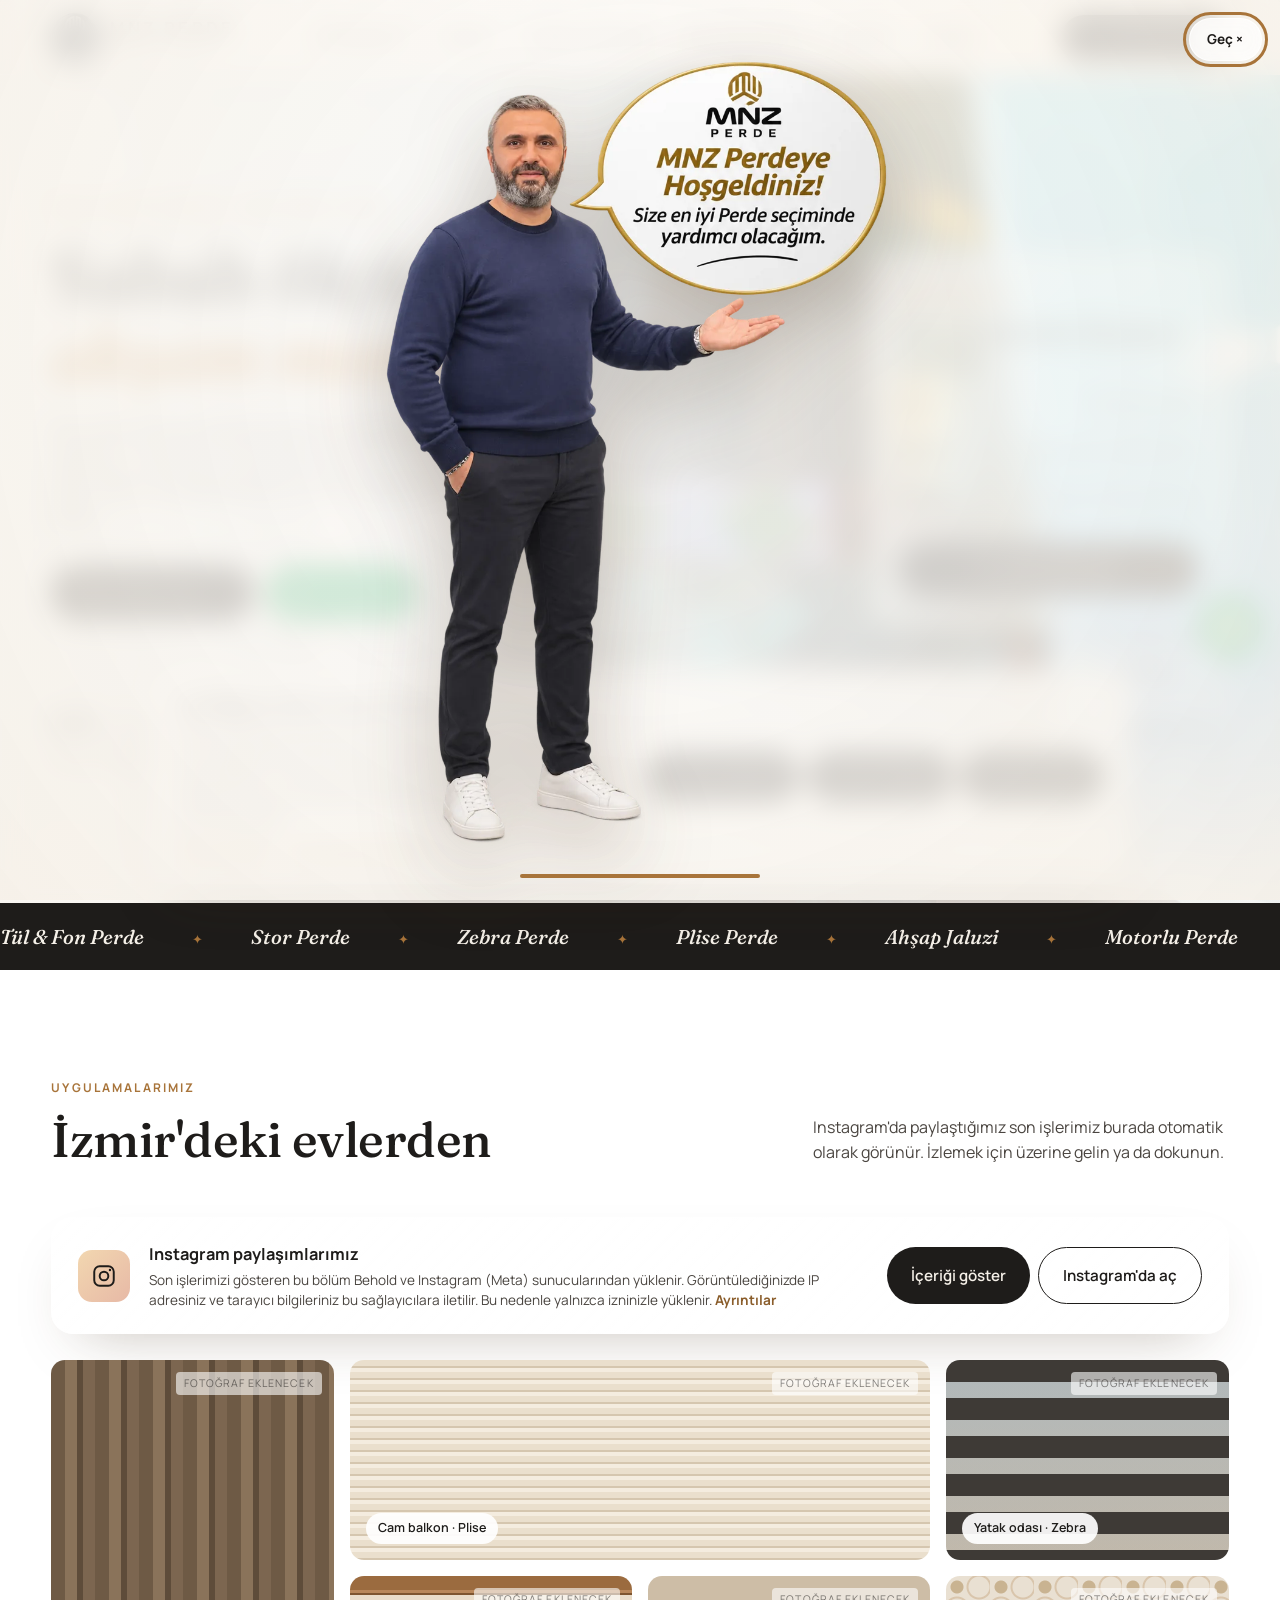
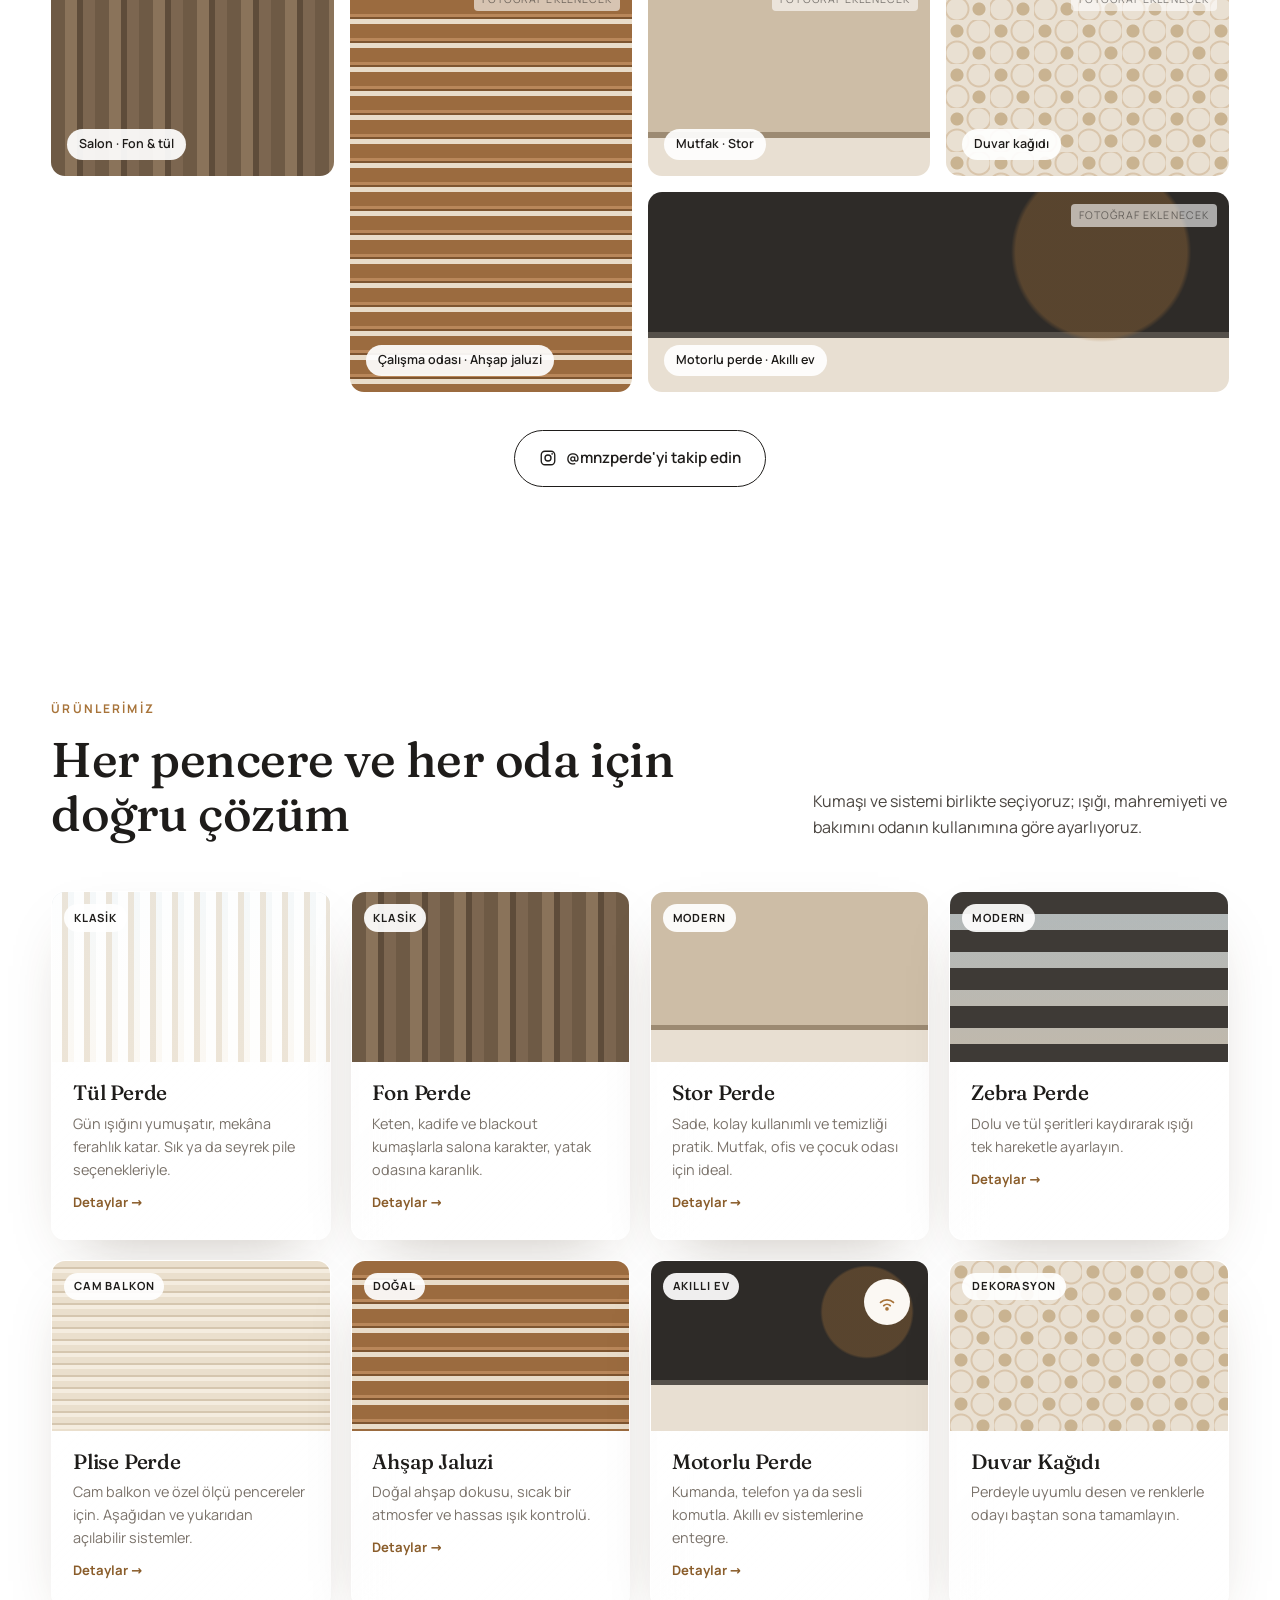
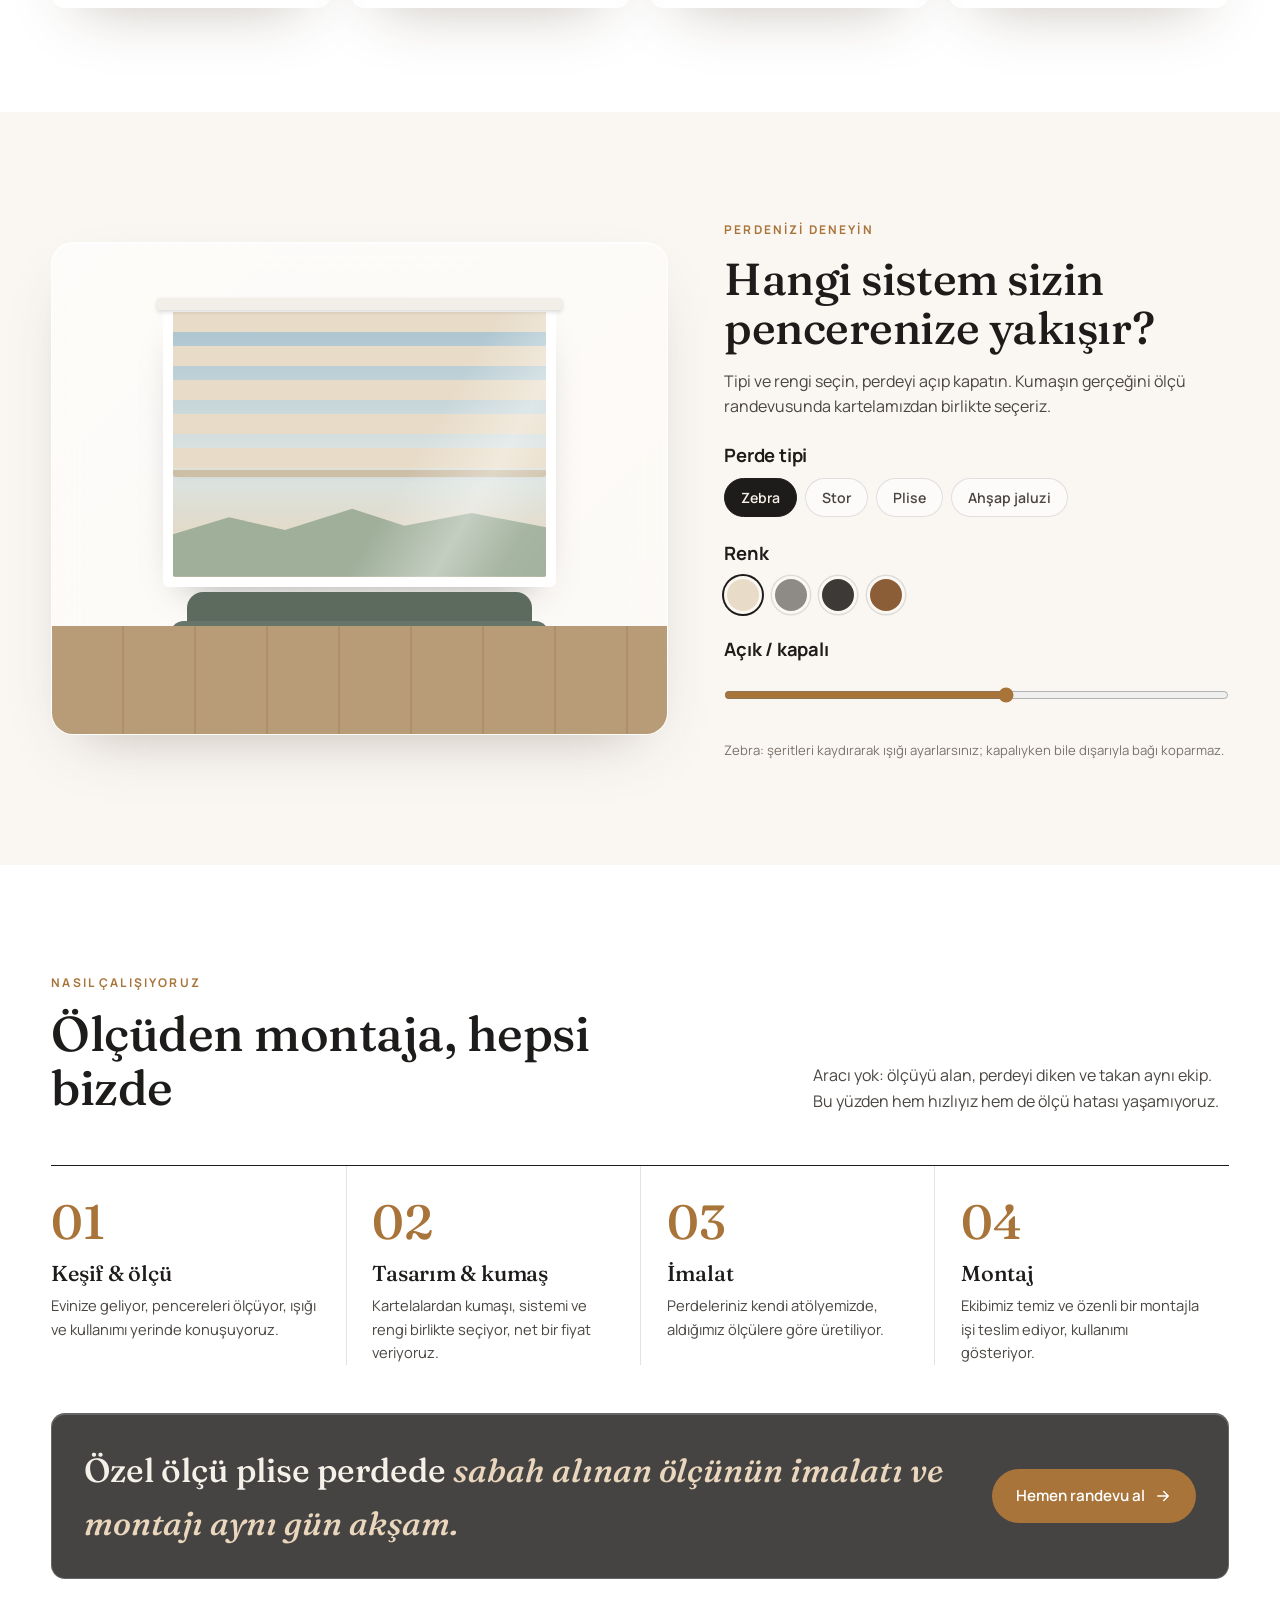
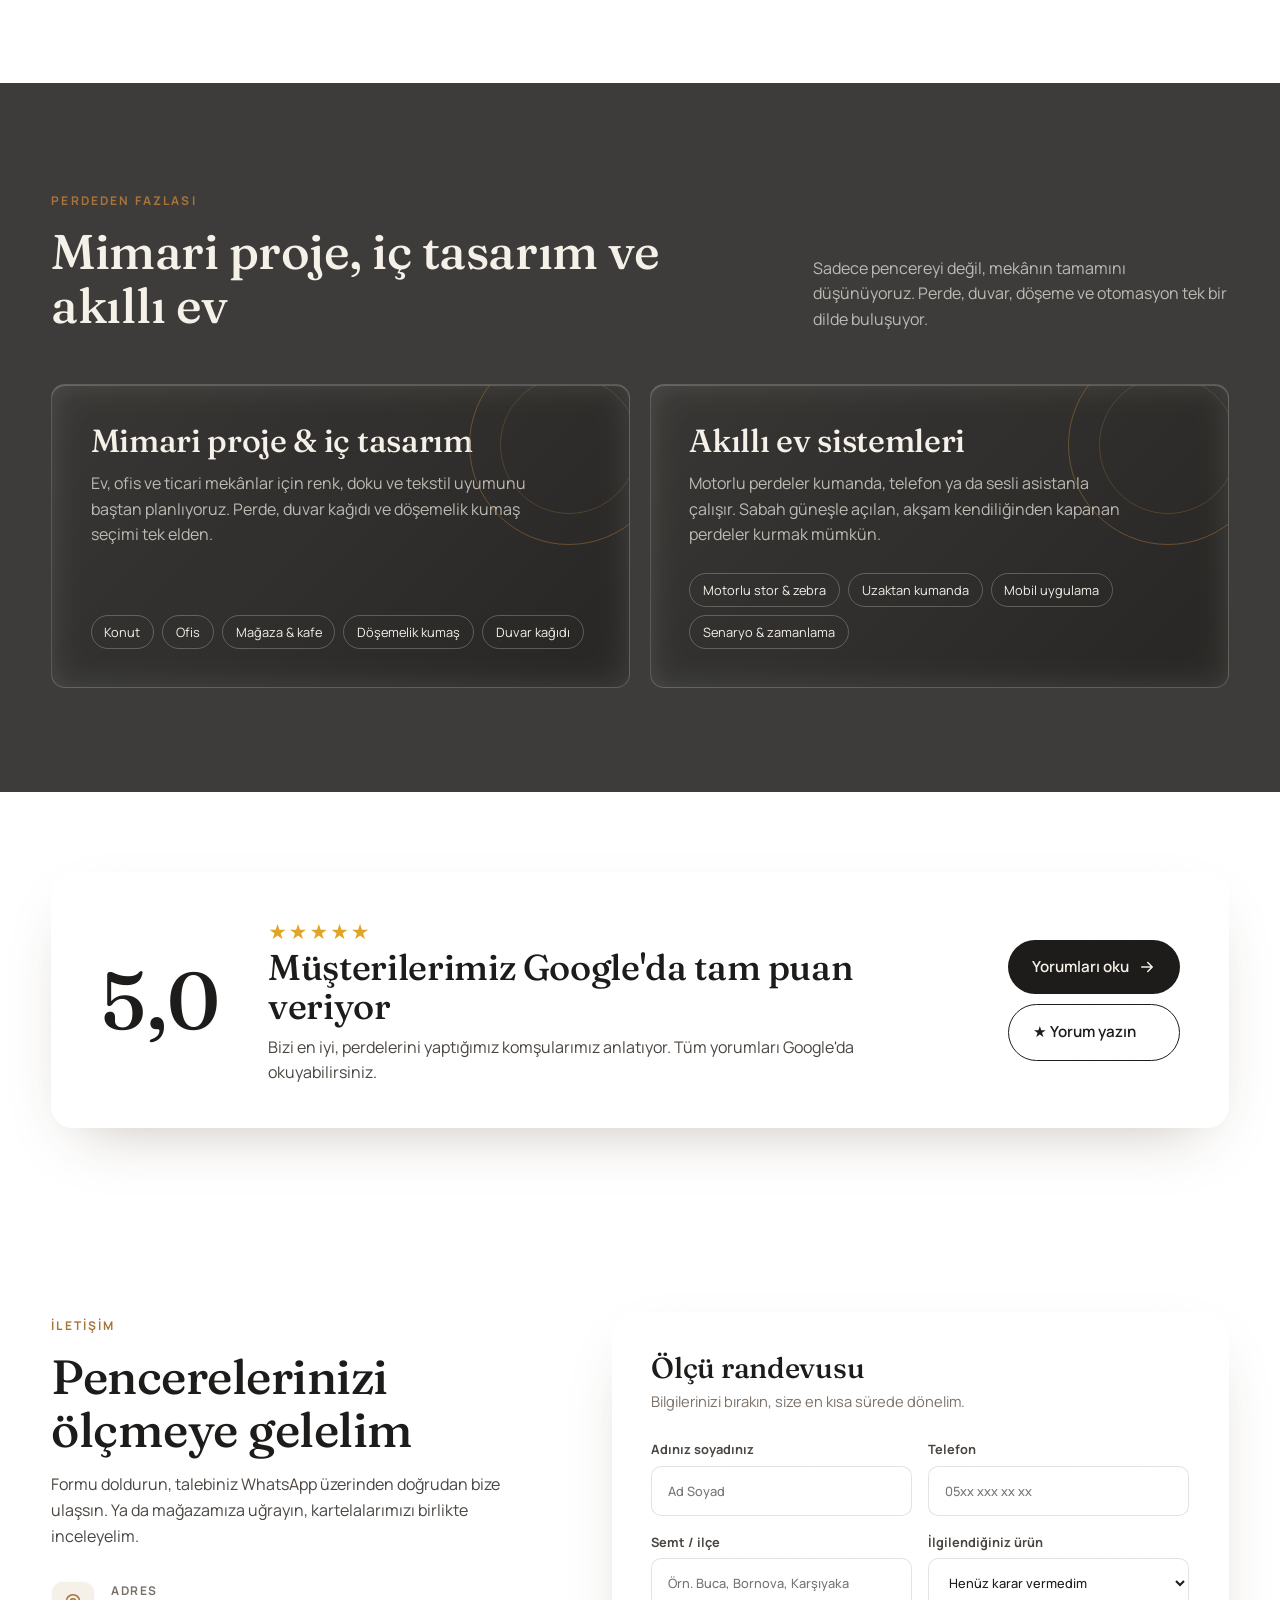
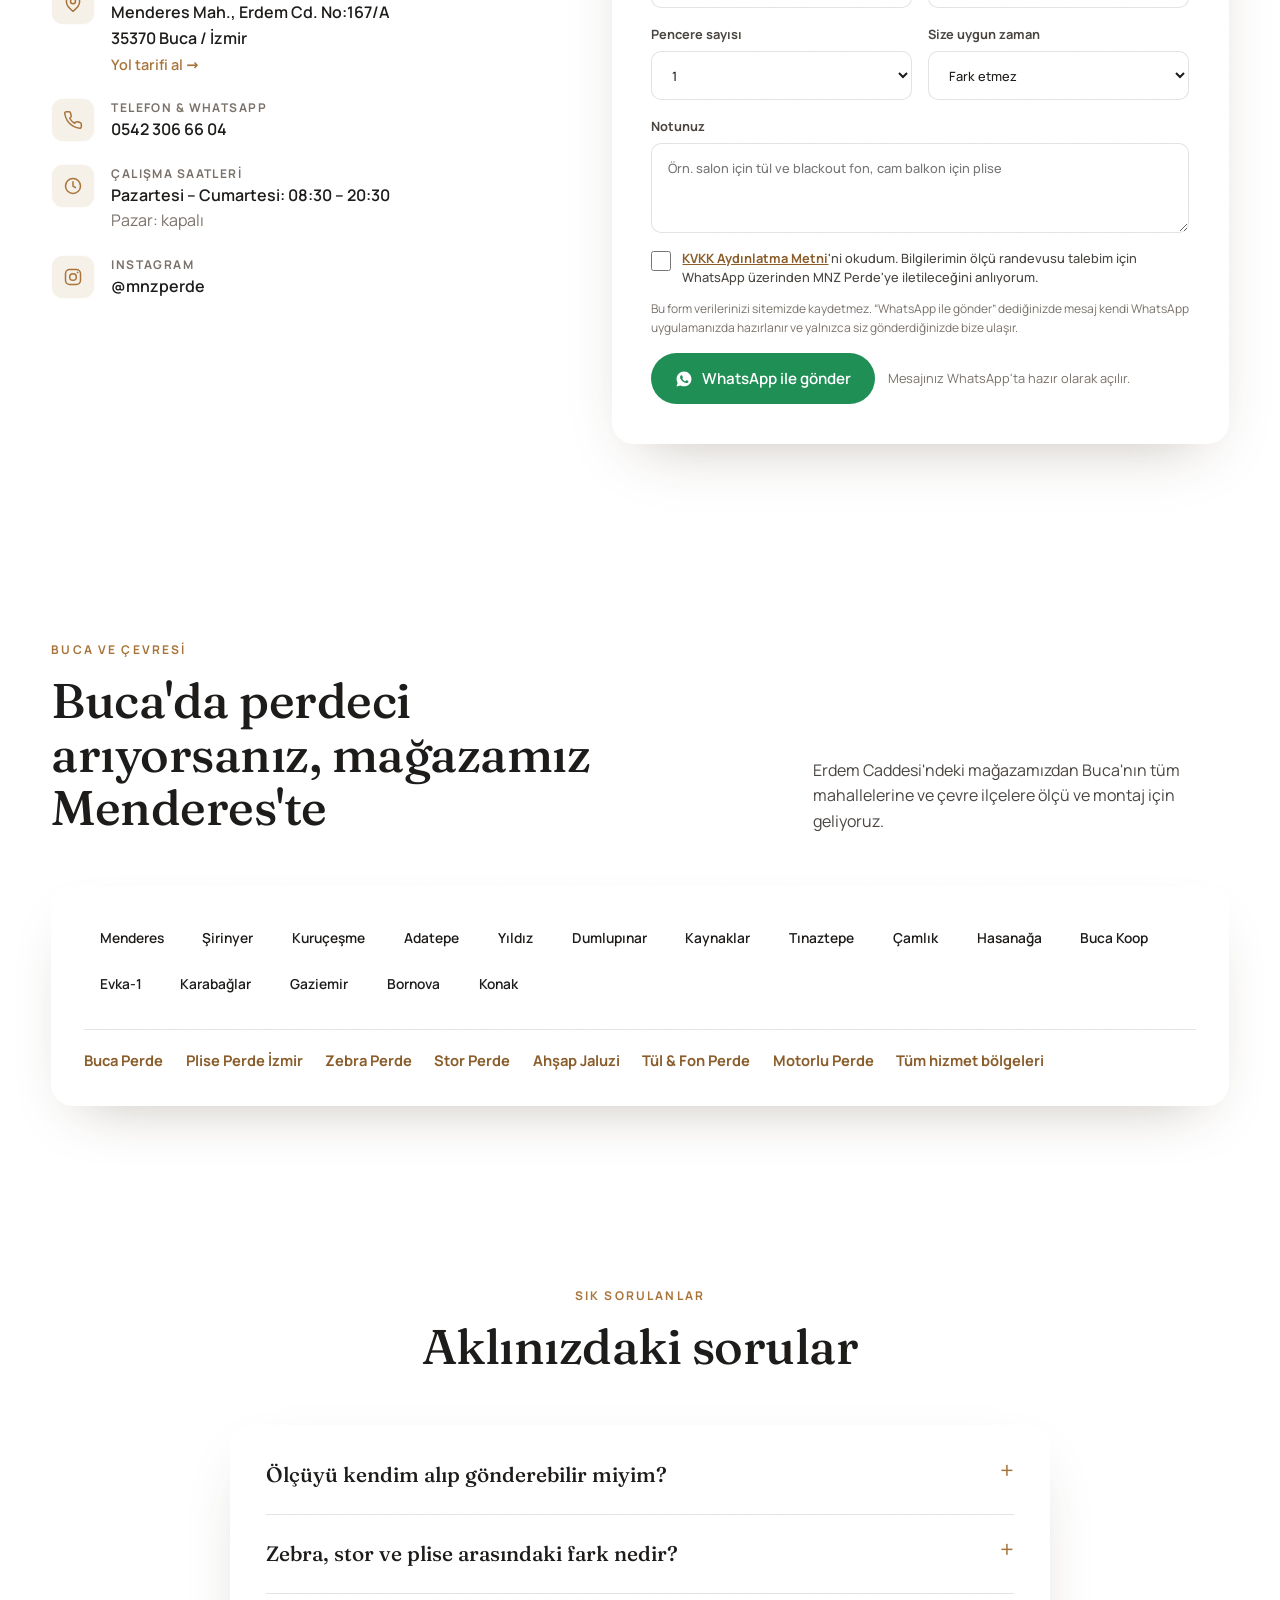
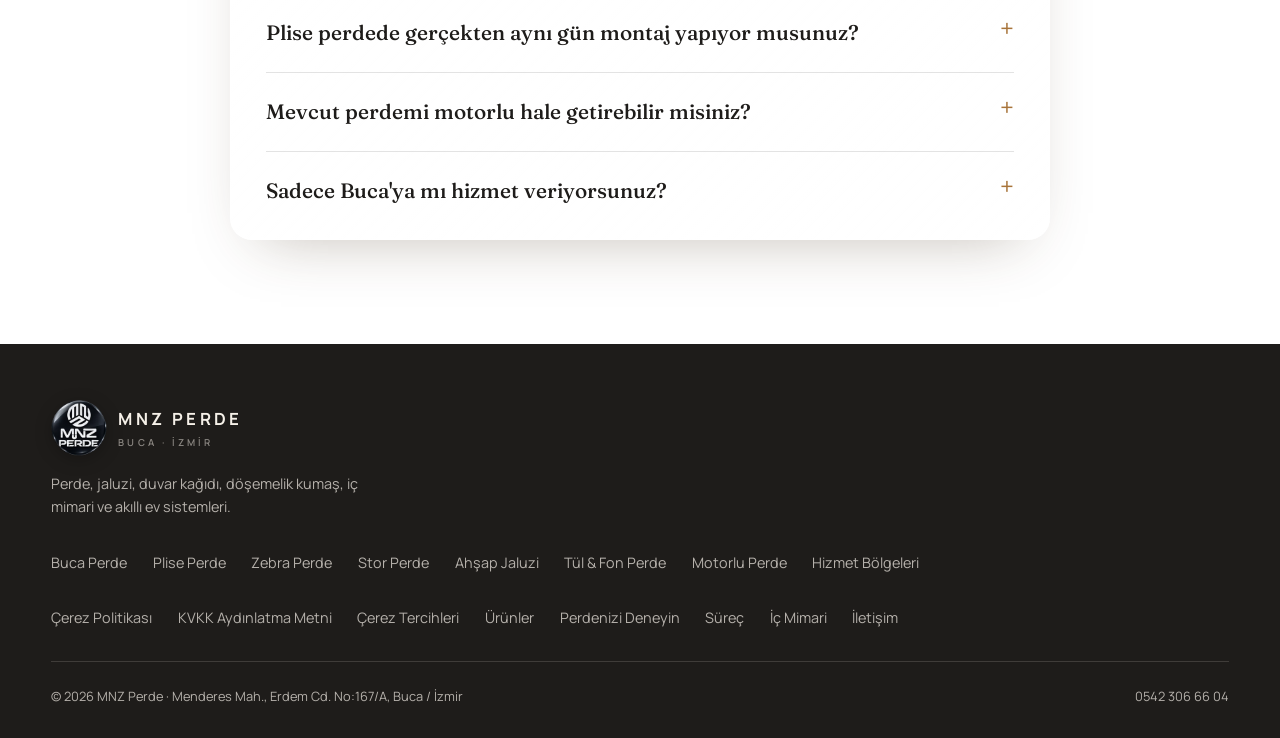
<file: index.html>
<!DOCTYPE html>
<html lang="tr">
<head>
<meta charset="UTF-8">
<meta name="viewport" content="width=device-width, initial-scale=1">
<title>Buca Perde | MNZ Perde – Plise, Zebra, Stor Perde ve Jaluzi İzmir</title>
<meta name="description" content="Buca'da perdeci arıyorsanız: MNZ Perde, Menderes Mah. Erdem Cd. 167/A. Özel ölçü tül ve fon perde, plise (aynı gün montaj), zebra, stor, ahşap jaluzi ve motorlu perde. Ölçü, imalat ve montaj tek elden. ☎ 0542 306 66 04">
<link rel="icon" href="/favicon.ico" sizes="48x48">
<link rel="icon" type="image/png" sizes="96x96" href="/favicon-96x96.png">
<link rel="icon" type="image/png" sizes="192x192" href="/favicon-192x192.png">
<link rel="apple-touch-icon" href="/apple-touch-icon.png">
<link rel="manifest" href="/site.webmanifest">
<meta name="theme-color" content="#1E1C1A">
<link rel="canonical" href="https://mnzperde.com/">
<meta name="robots" content="index,follow">
<meta property="og:type" content="website">
<meta property="og:locale" content="tr_TR">
<meta property="og:site_name" content="MNZ Perde">
<meta property="og:title" content="Buca Perde | MNZ Perde – Plise, Zebra, Stor Perde ve Jaluzi İzmir">
<meta property="og:description" content="Buca İzmir'de özel ölçü tül ve fon perde, stor, zebra, plise, ahşap jaluzi ve motorlu perde. Ölçü, tasarım, imalat ve montaj tek elden.">
<meta property="og:url" content="https://mnzperde.com/">
<meta property="og:image" content="https://mnzperde.com/assets/hero-poster.jpg">
<meta name="twitter:card" content="summary_large_image">
<script type="application/ld+json">
[{"@context": "https://schema.org", "@type": "HomeGoodsStore", "@id": "https://mnzperde.com/#business", "name": "MNZ Perde", "alternateName": "MNZ Perde Buca", "url": "https://mnzperde.com/", "logo": "https://mnzperde.com/assets/logo-512.png", "image": ["https://mnzperde.com/assets/hero-poster.jpg", "https://mnzperde.com/assets/logo-512.png"], "telephone": "+90 542 306 66 04", "address": {"@type": "PostalAddress", "streetAddress": "Menderes Mah., Erdem Cd. No:167/A", "addressLocality": "Buca", "addressRegion": "İzmir", "postalCode": "35370", "addressCountry": "TR"}, "geo": {"@type": "GeoCoordinates", "latitude": 38.3931358, "longitude": 27.1708602}, "hasMap": "https://www.google.com/maps/place/?q=place_id:ChIJuXHRw0XZuxQRnCc8f793rPI", "openingHoursSpecification": [{"@type": "OpeningHoursSpecification", "dayOfWeek": ["Monday", "Tuesday", "Wednesday", "Thursday", "Friday", "Saturday"], "opens": "08:30", "closes": "20:30"}], "areaServed": [{"@type": "City", "name": "Buca"}, {"@type": "City", "name": "Karabağlar"}, {"@type": "City", "name": "Gaziemir"}, {"@type": "City", "name": "Bornova"}, {"@type": "City", "name": "Konak"}, {"@type": "City", "name": "İzmir"}], "sameAs": ["https://www.instagram.com/mnzperde/"], "description": "Buca'da özel ölçü perde: tül, fon, plise, zebra, stor perde, ahşap jaluzi, motorlu perde, duvar kağıdı, döşemelik kumaş, iç mimari ve akıllı ev sistemleri. Ölçü, imalat ve montaj tek elden.", "hasOfferCatalog": {"@type": "OfferCatalog", "name": "Perde ve jaluzi", "itemListElement": [{"@type": "Offer", "itemOffered": {"@type": "Service", "name": "Plise perde", "url": "https://mnzperde.com/plise-perde/"}}, {"@type": "Offer", "itemOffered": {"@type": "Service", "name": "Zebra perde", "url": "https://mnzperde.com/zebra-perde/"}}, {"@type": "Offer", "itemOffered": {"@type": "Service", "name": "Stor perde", "url": "https://mnzperde.com/stor-perde/"}}, {"@type": "Offer", "itemOffered": {"@type": "Service", "name": "Ahşap jaluzi", "url": "https://mnzperde.com/ahsap-jaluzi/"}}, {"@type": "Offer", "itemOffered": {"@type": "Service", "name": "Tül ve fon perde", "url": "https://mnzperde.com/tul-fon-perde/"}}, {"@type": "Offer", "itemOffered": {"@type": "Service", "name": "Motorlu perde", "url": "https://mnzperde.com/motorlu-perde/"}}]}}, {"@context": "https://schema.org", "@type": "FAQPage", "mainEntity": [{"@type": "Question", "name": "Ölçüyü kendim alıp gönderebilir miyim?", "acceptedAnswer": {"@type": "Answer", "text": "Gönderebilirsiniz, ama özel ölçü sistemlerde (plise, zebra, stor) birkaç milimetrelik hata perdenin çalışmasını etkiler. Bu yüzden ölçüyü yerinde bizim almamızı öneriyoruz; böylece ölçünün sorumluluğu da bizde olur."}}, {"@type": "Question", "name": "Zebra, stor ve plise arasındaki fark nedir?", "acceptedAnswer": {"@type": "Answer", "text": "Stor tek parça kumaştır, aşağı-yukarı sarılır. Zebra, dolu ve tül şeritlerin üst üste kaymasıyla ışığı ayarlar. Plise akordeon gibi katlanır ve hem aşağıdan hem yukarıdan açılabildiği için cam balkonlarda en çok tercih edilen sistemdir."}}, {"@type": "Question", "name": "Plise perdede gerçekten aynı gün montaj yapıyor musunuz?", "acceptedAnswer": {"@type": "Answer", "text": "Evet. Özel ölçü plise perdelerde sabah alınan ölçülerin imalatını ve montajını aynı gün akşam tamamlıyoruz. Yoğunluğa göre tarihi randevuda netleştiriyoruz."}}, {"@type": "Question", "name": "Mevcut perdemi motorlu hale getirebilir misiniz?", "acceptedAnswer": {"@type": "Answer", "text": "Birçok stor ve zebra sistemi motorlu hale getirilebilir, ancak bu pencerenin yapısına ve elektrik bağlantısına bağlıdır. Keşifte yerinde bakıp en doğru çözümü öneriyoruz."}}, {"@type": "Question", "name": "Sadece Buca'ya mı hizmet veriyorsunuz?", "acceptedAnswer": {"@type": "Answer", "text": "Mağazamız Buca'da. Ölçü ve montaj için İzmir'in diğer ilçelerine de geliyoruz; bölgenizi formda belirtmeniz yeterli."}}]}]
</script>
<link rel="preload" href="assets/fonts/fraunces-latin-500-normal.woff2" as="font" type="font/woff2" crossorigin>
<link rel="preload" href="assets/fonts/manrope-latin-400-normal.woff2" as="font" type="font/woff2" crossorigin>
<link rel="stylesheet" href="assets/fonts.css">
<link rel="stylesheet" href="assets/consent.css">
<style>
:root{
  --linen:#F5F0E8; --linen-2:#EDE5D8; --paper:#FBF8F3;
  --ink:#1E1C1A; --ink-2:#4A4540; --muted:#7A726A;
  --brass:#A8743A; --brass-d:#8A5D2B; --brass-l:#E9D6BC;
  --line:rgba(30,28,26,.12);
  --r:14px;
  --serif:"Fraunces",Georgia,serif; --sans:"Manrope",system-ui,sans-serif;
}
*{box-sizing:border-box;margin:0;padding:0}
html{scroll-behavior:smooth}
body{font-family:var(--sans);color:var(--ink);background:linear-gradient(180deg,#FBF8F3 0%,#F4EDE2 50%,#F7F2EA 100%) fixed;line-height:1.6;-webkit-font-smoothing:antialiased}
/* beyaz tül arka plan */
#sheer{position:fixed;inset:0;width:100vw;height:100vh;z-index:-1;pointer-events:none}
.sun{position:fixed;z-index:-2;pointer-events:none;width:70vmax;height:70vmax;border-radius:50%;right:-20vmax;top:-25vmax;background:radial-gradient(circle,rgba(255,226,180,.55),rgba(255,226,180,0) 65%)}
/* cam (glassmorphism) */
.glass{background:linear-gradient(135deg,rgba(255,255,255,.62),rgba(255,255,255,.32))!important;backdrop-filter:blur(18px) saturate(150%);-webkit-backdrop-filter:blur(18px) saturate(150%);border:1px solid rgba(255,255,255,.75)!important;box-shadow:0 24px 60px -30px rgba(70,50,25,.35),inset 0 1px 0 rgba(255,255,255,.9),inset 0 -1px 0 rgba(255,255,255,.25)}
.glass-dark{background:linear-gradient(135deg,rgba(255,255,255,.10),rgba(255,255,255,.03))!important;backdrop-filter:blur(16px);-webkit-backdrop-filter:blur(16px);border:1px solid rgba(255,255,255,.18)!important;box-shadow:inset 0 1px 0 rgba(255,255,255,.18)}
.sheen{position:relative;overflow:hidden}
.sheen::after{content:"";position:absolute;top:0;bottom:0;left:-60%;width:40%;pointer-events:none;background:linear-gradient(105deg,transparent,rgba(255,255,255,.55),transparent);transform:skewX(-18deg);transition:left .9s ease}
.sheen:hover::after{left:130%}
.fg{position:absolute;z-index:0;border-radius:28px;pointer-events:none;animation:float 12s ease-in-out infinite}
.fg1{width:220px;height:280px;left:-60px;top:12%;animation-delay:-3s}
.fg2{width:160px;height:160px;right:6%;bottom:6%;border-radius:50%;animation-delay:-7s}
.fg3{width:120px;height:70px;left:38%;top:8%;border-radius:18px}
@keyframes float{0%,100%{transform:translateY(0) rotate(-2deg)}50%{transform:translateY(-22px) rotate(2deg)}}
.hero-grid{position:relative;z-index:1}
img,svg{display:block;max-width:100%}
a{color:inherit;text-decoration:none}
.wrap{width:min(1180px,92vw);margin-inline:auto}
h1,h2,h3{font-family:var(--serif);font-weight:500;line-height:1.1;letter-spacing:-.01em}
.eyebrow{font-size:.75rem;font-weight:700;letter-spacing:.18em;text-transform:uppercase;color:var(--brass)}
.btn{display:inline-flex;align-items:center;gap:.55rem;padding:.95rem 1.5rem;border-radius:999px;font-weight:600;font-size:.95rem;transition:transform .2s,background .2s,box-shadow .2s;cursor:pointer;border:0;font-family:inherit}
.btn:hover{transform:translateY(-2px)}
.btn-dark{background:var(--ink);color:var(--linen)}
.btn-dark:hover{box-shadow:0 10px 24px -10px rgba(0,0,0,.5)}
.btn-line{border:1.5px solid var(--ink);color:var(--ink);background:transparent}
.btn-line:hover{background:var(--ink);color:var(--linen)}
.btn-wa{background:#1F8F55;color:#fff}
.btn svg{width:18px;height:18px}

/* NAV */
header{position:sticky;top:0;z-index:50;background:rgba(255,255,255,.45);backdrop-filter:blur(20px) saturate(160%);-webkit-backdrop-filter:blur(20px) saturate(160%);border-bottom:1px solid rgba(255,255,255,.7);box-shadow:0 8px 30px -20px rgba(60,40,20,.3)}
.nav{display:flex;align-items:center;justify-content:space-between;height:74px}
.logo{display:flex;align-items:center;gap:.7rem;font-weight:700;letter-spacing:.2em;font-size:1.05rem}
.logo-img{width:48px;height:48px;flex:none;filter:drop-shadow(0 4px 8px rgba(0,0,0,.25));transition:transform .4s}
.logo:hover .logo-img{transform:rotate(-8deg) scale(1.05)}
@media(max-width:520px){.logo-img{width:42px;height:42px}}
.logo small{display:block;font-size:.6rem;letter-spacing:.32em;color:var(--muted);font-weight:600;margin-top:2px}
.nav ul{display:flex;gap:2rem;list-style:none;font-size:.92rem;font-weight:500;color:var(--ink-2)}
.nav ul a:hover{color:var(--brass)}
.nav .btn{padding:.7rem 1.15rem;font-size:.88rem}
.menu-btn{display:none;background:none;border:0;cursor:pointer;padding:.4rem}
@media(max-width:920px){.nav ul{display:none}.nav ul.open{display:flex;position:absolute;top:74px;left:0;right:0;flex-direction:column;gap:0;background:var(--paper);border-bottom:1px solid var(--line)}.nav ul.open li a{display:block;padding:1rem 4vw;border-top:1px solid var(--line)}.menu-btn{display:block}.nav .btn-call span{display:none}}

/* HERO */
.hero{background:transparent;overflow:hidden;position:relative}
.pane::after,.sim-pane::after{content:"";position:absolute;inset:0;pointer-events:none;z-index:5;
  background:linear-gradient(120deg,transparent 30%,rgba(255,255,255,.38) 38%,rgba(255,255,255,.08) 44%,transparent 52%,transparent 62%,rgba(255,255,255,.22) 66%,transparent 72%);
  background-size:250% 100%;animation:glare 9s ease-in-out infinite}
@keyframes glare{0%,100%{background-position:100% 0}50%{background-position:0 0}}
.hero-grid{display:grid;grid-template-columns:1.05fr .95fr;gap:4rem;align-items:center;padding:5.5rem 0 6rem}
.hero .h1-tag{font-family:var(--serif);font-weight:500;line-height:1.1;letter-spacing:-.01em;font-size:clamp(2.6rem,5.6vw,4.7rem);margin:1.1rem 0 1.4rem}
.hero .h1-tag em{font-style:italic;color:var(--brass)}
.hero p.lead{font-size:1.12rem;color:var(--ink-2);max-width:34rem}
.hero-cta{display:flex;flex-wrap:wrap;gap:.8rem;margin-top:2.2rem}
.trust{display:flex;flex-wrap:wrap;gap:2.2rem;margin-top:3rem;padding-top:2rem;border-top:1px solid var(--line)}
.trust div strong{display:block;font-family:var(--serif);font-size:1.7rem;font-weight:500}
.trust div span{font-size:.82rem;color:var(--muted)}
.stars{color:#E0A526;letter-spacing:2px;font-size:1rem}

.window{position:relative;aspect-ratio:4/5;border-radius:200px 200px 18px 18px;background:#fff;padding:16px;box-shadow:0 40px 80px -40px rgba(60,40,20,.45)}
.pane{position:relative;width:100%;height:100%;border-radius:186px 186px 8px 8px;overflow:hidden;
  background:linear-gradient(180deg,#9EC3DB 0%,#CFE0E6 45%,#F3E3C8 70%,#E9C9A0 100%)}
.pane::before{content:"";position:absolute;left:0;right:0;bottom:0;height:34%;
  background:
   linear-gradient(180deg,transparent 0 30%,rgba(70,90,80,.55) 30%),
   repeating-linear-gradient(90deg,#B9A58C 0 14%,#C9B79F 14% 22%,#A99377 22% 34%,#D3C3AB 34% 40%);
  clip-path:polygon(0 40%,8% 30%,14% 38%,24% 18%,32% 32%,44% 22%,52% 35%,64% 12%,72% 30%,84% 20%,92% 34%,100% 26%,100% 100%,0 100%)}
.mullion{position:absolute;inset:0;pointer-events:none;background:
  linear-gradient(90deg,transparent calc(50% - 4px),#fff calc(50% - 4px) calc(50% + 4px),transparent calc(50% + 4px))}
.hero-blind{position:absolute;left:0;right:0;top:0;height:58%;transform-origin:top;
  background:repeating-linear-gradient(180deg,#F4EEE4 0 26px,rgba(244,238,228,.35) 26px 46px);
  box-shadow:0 6px 16px -6px rgba(0,0,0,.25);animation:blind 7s ease-in-out infinite alternate}
.hero-blind::after{content:"";position:absolute;left:0;right:0;bottom:-10px;height:12px;background:linear-gradient(#D9CDBB,#BFAF97);border-radius:0 0 4px 4px}
@keyframes blind{0%{height:22%}100%{height:64%}}
.drape{position:absolute;top:-8px;bottom:-24px;width:30%;z-index:2;
  background:repeating-linear-gradient(90deg,#B08A5E 0 9px,#C7A57A 9px 18px,#9C774D 18px 24px,#BD9A6E 24px 34px);
  box-shadow:inset -10px 0 20px rgba(0,0,0,.18)}
.drape.l{left:-26px;border-radius:0 0 40% 0;transform:skewX(2deg)}
.drape.r{right:-26px;border-radius:0 0 0 40%;transform:skewX(-2deg)}
.rod{position:absolute;top:-22px;left:-44px;right:-44px;height:8px;border-radius:4px;background:linear-gradient(#2B2724,#55504A);z-index:3}
.rod::before,.rod::after{content:"";position:absolute;top:-5px;width:18px;height:18px;border-radius:50%;background:#2B2724}
.rod::before{left:-6px}.rod::after{right:-6px}
.badge{position:absolute;z-index:4;background:var(--paper);border-radius:14px;padding:.9rem 1.1rem;box-shadow:0 18px 40px -18px rgba(0,0,0,.35);font-size:.85rem}
.badge strong{display:block;font-size:1rem}
.badge.b1{left:-38px;bottom:16%}
.badge.b2{right:-24px;top:22%}
.badge .dot{display:inline-block;width:8px;height:8px;border-radius:50%;background:#1F8F55;margin-right:6px}
@media(max-width:920px){.hero-grid{grid-template-columns:1fr;gap:3.5rem;padding:3.5rem 0 4.5rem}.window{max-width:380px;margin-inline:auto}.badge.b1{left:-8px}.badge.b2{right:-8px}}


/* HERO VIDEO */
.hero{min-height:min(92vh,860px);display:flex;align-items:center}
.hero > .wrap{width:min(1180px,92vw)}
.hero-video{position:absolute;inset:0;width:100%;height:100%;object-fit:cover;z-index:0}
.hero-shade{position:absolute;inset:0;z-index:0;background:
  linear-gradient(90deg,rgba(251,248,243,.94) 0%,rgba(251,248,243,.82) 38%,rgba(251,248,243,.25) 68%,rgba(251,248,243,.05) 100%),
  linear-gradient(180deg,rgba(251,248,243,0) 70%,rgba(251,248,243,.9) 100%)}
.hero-side{position:relative;display:flex;flex-direction:column;align-items:flex-end;gap:1rem}
.quick{width:min(360px,100%);border-radius:22px;padding:1.8rem}
.quick h3{font-size:1.6rem;margin:.6rem 0 1.1rem}
.quick ul{list-style:none;display:grid;gap:.7rem;margin-bottom:1.4rem}
.quick li{display:flex;justify-content:space-between;gap:1rem;font-size:.9rem;padding-bottom:.7rem;border-bottom:1px solid rgba(30,28,26,.1)}
.quick li span{color:var(--ink-2)}
.hero-side .badge{position:static}
@media(max-width:920px){.hero-shade{background:linear-gradient(180deg,rgba(251,248,243,.9) 0%,rgba(251,248,243,.78) 55%,rgba(251,248,243,.92) 100%)}.hero-side{align-items:stretch}.quick{width:100%}.hero-side .badge{display:none}}


/* KARŞILAMA (4 sn) */
.intro{position:fixed;inset:0;z-index:120;display:flex;align-items:center;justify-content:center;padding:3vh 4vw;
  background:radial-gradient(circle at 50% 40%,rgba(255,255,255,.78),rgba(245,240,232,.86));backdrop-filter:blur(14px) saturate(140%);-webkit-backdrop-filter:blur(14px) saturate(140%);
  opacity:0;transition:opacity .5s ease}
.intro.show{opacity:1}
.intro img{max-height:88vh;max-width:min(92vw,620px);width:auto;height:auto;filter:drop-shadow(0 30px 40px rgba(60,40,20,.28));transform:translateY(24px) scale(.97);transition:transform .7s cubic-bezier(.2,.8,.2,1)}
.intro.show img{transform:none}
.intro-skip{position:absolute;top:18px;right:18px;border:1px solid rgba(255,255,255,.9);background:rgba(255,255,255,.7);backdrop-filter:blur(10px);border-radius:999px;padding:.6rem 1.1rem;font:inherit;font-weight:700;font-size:.85rem;cursor:pointer;color:var(--ink)}
.intro-skip:focus-visible{outline:3px solid var(--brass);outline-offset:3px}
.intro-bar{position:absolute;left:50%;bottom:22px;transform:translateX(-50%);width:min(240px,50vw);height:4px;border-radius:4px;background:rgba(30,28,26,.12);overflow:hidden}
.intro-bar span{display:block;height:100%;width:0;background:var(--brass)}
.intro.show .intro-bar span{width:100%;transition:width 4s linear}
@media(prefers-reduced-motion:reduce){.intro,.intro img{transition:none}.intro.show .intro-bar span{transition:none}}


/* LOCAL AREA */
.area{border-radius:22px;padding:2rem}
.area-list{list-style:none;display:flex;flex-wrap:wrap;gap:.5rem;margin-bottom:1.6rem}
.area-list li{padding:.45rem .9rem;border-radius:999px;background:rgba(255,255,255,.65);border:1px solid rgba(255,255,255,.9);font-size:.86rem;font-weight:600}
.area-links{display:flex;flex-wrap:wrap;gap:.4rem 1.4rem;border-top:1px solid var(--line);padding-top:1.2rem}
.area-links a{font-weight:700;color:var(--brass-d);font-size:.92rem}
.area-links a:hover{text-decoration:underline}

/* MARQUEE */
.strip{background:var(--ink);color:var(--linen);overflow:hidden;padding:1.1rem 0;white-space:nowrap}
.strip-track{display:inline-flex;gap:3rem;animation:mq 30s linear infinite;font-family:var(--serif);font-size:1.25rem;font-style:italic}
.strip-track span::after{content:"✦";margin-left:3rem;color:var(--brass);font-style:normal;font-size:.8rem;vertical-align:middle}
@keyframes mq{to{transform:translateX(-50%)}}

section{padding:6.5rem 0}
.sec-head{display:flex;justify-content:space-between;align-items:end;gap:2rem;margin-bottom:3.2rem;flex-wrap:wrap}
.sec-head h2{font-size:clamp(2rem,3.8vw,3.1rem);max-width:40rem;margin-top:.8rem}
.sec-head p{max-width:26rem;color:var(--ink-2)}

/* PRODUCTS */
.products{display:grid;grid-template-columns:repeat(4,1fr);gap:1.25rem}
.card{background:#fff;border:1px solid var(--line);border-radius:var(--r);overflow:hidden;transition:transform .3s,box-shadow .3s;display:flex;flex-direction:column}
.card:hover{transform:translateY(-6px);box-shadow:0 26px 50px -30px rgba(60,40,20,.5)}
.swatch{height:170px;position:relative}
.card .body{padding:1.25rem 1.3rem 1.5rem}
.card h3{font-size:1.3rem;margin-bottom:.4rem}
.card p{font-size:.9rem;color:var(--muted)}
.card .more{display:inline-block;margin-top:.7rem;font-size:.82rem;font-weight:700;color:var(--brass-d)}
.tag{position:absolute;top:12px;left:12px;background:rgba(255,255,255,.92);font-size:.7rem;font-weight:700;letter-spacing:.08em;text-transform:uppercase;padding:.3rem .6rem;border-radius:999px}
.p-tul{background:repeating-linear-gradient(90deg,rgba(255,255,255,.95) 0 10px,rgba(236,228,215,.9) 10px 16px,rgba(255,255,255,.7) 16px 22px),linear-gradient(#DCE7EC,#F2E7D6)}
.p-fon{background:repeating-linear-gradient(90deg,#6E5A45 0 14px,#8A735A 14px 26px,#5E4C3A 26px 32px,#7C6650 32px 44px)}
.p-stor{background:linear-gradient(180deg,#CDBDA6 0 78%,#9C8A72 78% 81%,#E8DFD2 81%)}
.p-zebra{background:repeating-linear-gradient(180deg,#3E3A36 0 22px,rgba(62,58,54,.25) 22px 38px),linear-gradient(#D7E3E8,#EDE3D2)}
.p-plise{background:repeating-linear-gradient(180deg,#EADFCD 0 6px,#D5C6AF 6px 8px,#F4ECDF 8px 12px)}
.p-jaluzi{background:repeating-linear-gradient(180deg,#9B6B3F 0 14px,#B9875A 14px 17px,#7E5530 17px 19px,#E9DCC9 19px 24px)}
.p-motor{background:radial-gradient(circle at 78% 30%,rgba(168,116,58,.35) 0 18%,transparent 19%),linear-gradient(180deg,#2E2B28 0 70%,#55504A 70% 73%,#E8DFD2 73%)}
.p-duvar{background-color:#E9E0D2;background-image:radial-gradient(circle at 25% 25%,#C9B391 0 6px,transparent 7px),radial-gradient(circle at 75% 75%,#C9B391 0 6px,transparent 7px),radial-gradient(circle at 75% 25%,transparent 0 10px,rgba(168,116,58,.25) 11px 12px,transparent 13px),radial-gradient(circle at 25% 75%,transparent 0 10px,rgba(168,116,58,.25) 11px 12px,transparent 13px);background-size:44px 44px}
.p-kumas{background-color:#7A4E3A;background-image:repeating-linear-gradient(45deg,rgba(255,255,255,.08) 0 2px,transparent 2px 6px),repeating-linear-gradient(-45deg,rgba(0,0,0,.12) 0 2px,transparent 2px 6px)}
.motor-ico{position:absolute;right:18px;top:18px;width:46px;height:46px;border-radius:50%;background:var(--paper);display:grid;place-items:center}
@media(max-width:1000px){.products{grid-template-columns:repeat(2,1fr)}}
@media(max-width:520px){.products{grid-template-columns:1fr}}

/* SIMULATOR */
.sim{background:rgba(237,229,216,.3)}
.sim-grid{display:grid;grid-template-columns:1.1fr .9fr;gap:3.5rem;align-items:center}
.room{position:relative;border-radius:22px;overflow:hidden;aspect-ratio:5/4;background:linear-gradient(180deg,#EFE7DA 0 78%,#C4AE8F 78%)}
.room::after{content:"";position:absolute;left:0;right:0;bottom:0;height:22%;background:repeating-linear-gradient(90deg,#B89C77 0 70px,#AD9069 70px 72px)}
.sim-win{position:absolute;left:18%;right:18%;top:12%;bottom:30%;background:#fff;padding:10px;border-radius:6px;box-shadow:0 20px 40px -24px rgba(0,0,0,.4)}
.sim-pane{position:relative;width:100%;height:100%;overflow:hidden;border-radius:2px;background:linear-gradient(180deg,#8EB7D1,#D7E6EA 55%,#E9D3B3)}
.sim-pane::before{content:"";position:absolute;left:0;right:0;bottom:0;height:32%;background:#9FAF9A;clip-path:polygon(0 50%,15% 30%,30% 45%,48% 20%,62% 40%,80% 25%,100% 42%,100% 100%,0 100%)}
.sim-blind{position:absolute;left:0;right:0;top:0;height:60%;transition:height .35s ease,background .3s;box-shadow:0 4px 10px -4px rgba(0,0,0,.3)}
.sim-blind::after{content:"";position:absolute;left:0;right:0;bottom:-6px;height:7px;background:var(--bar,#8a7a66);border-radius:0 0 3px 3px}
.sim-box{position:absolute;left:-6px;right:-6px;top:-4px;height:12px;background:#F2EEE8;border-radius:3px;z-index:2;box-shadow:0 2px 4px rgba(0,0,0,.15)}
.sofa{position:absolute;left:22%;right:22%;bottom:14%;height:15%;background:#5C6B5E;border-radius:16px 16px 6px 6px;box-shadow:inset 0 -14px 0 rgba(0,0,0,.12)}
.sofa::before{content:"";position:absolute;left:-5%;right:-5%;bottom:0;height:60%;background:#66766A;border-radius:14px}
.sim-panel h3{font-size:1.15rem;margin:1.6rem 0 .8rem;font-family:var(--sans);font-weight:700}
.chips{display:flex;flex-wrap:wrap;gap:.5rem}
.chip{border:1.5px solid var(--line);background:var(--paper);padding:.55rem 1rem;border-radius:999px;font-size:.88rem;font-weight:600;cursor:pointer;font-family:inherit;color:var(--ink-2)}
.chip.on{background:var(--ink);border-color:var(--ink);color:var(--linen)}
.colors{display:flex;gap:.6rem}
.color{width:38px;height:38px;border-radius:50%;border:3px solid var(--paper);box-shadow:0 0 0 1.5px var(--line);cursor:pointer}
.color.on{box-shadow:0 0 0 2px var(--ink)}
input[type=range]{width:100%;accent-color:var(--brass)}
.sim-note{font-size:.82rem;color:var(--muted);margin-top:1.4rem}
@media(max-width:920px){.sim-grid{grid-template-columns:1fr}}

/* PROCESS */
.steps{display:grid;grid-template-columns:repeat(4,1fr);gap:0;border-top:1px solid var(--ink)}
.step{padding:2rem 1.6rem 0 0}
.step + .step{padding-left:1.6rem;border-left:1px solid var(--line)}
.step .n{font-family:var(--serif);font-size:3rem;color:var(--brass);line-height:1}
.step h3{font-size:1.35rem;margin:1rem 0 .5rem}
.step p{font-size:.92rem;color:var(--ink-2)}
.sameday{margin-top:3rem;display:flex;gap:1.5rem;align-items:center;background:var(--ink);color:var(--linen);border-radius:var(--r);padding:1.8rem 2rem;flex-wrap:wrap}
.sameday .big{font-family:var(--serif);font-size:clamp(1.5rem,2.6vw,2.1rem);flex:1;min-width:16rem}
.sameday .big em{color:var(--brass-l)}
@media(max-width:860px){.steps{grid-template-columns:1fr 1fr}.step:nth-child(3){padding-left:0;border-left:0}.step{padding-bottom:2rem}}
@media(max-width:520px){.steps{grid-template-columns:1fr}.step + .step{padding-left:0;border-left:0;border-top:1px solid var(--line)}}

/* INTERIOR */
.interior{background:rgba(30,28,26,.86);backdrop-filter:blur(4px);-webkit-backdrop-filter:blur(4px);color:var(--linen)}
.int-grid{display:grid;grid-template-columns:1fr 1fr;gap:1.25rem}
.int-card{border:1px solid rgba(245,240,232,.18);border-radius:var(--r);padding:2.4rem;min-height:300px;display:flex;flex-direction:column;justify-content:space-between;position:relative;overflow:hidden}
.int-card h3{font-size:2rem;margin-bottom:.8rem}
.int-card p{color:rgba(245,240,232,.72);max-width:28rem}
.int-card ul{list-style:none;display:flex;flex-wrap:wrap;gap:.5rem;margin-top:1.6rem}
.int-card li{font-size:.8rem;border:1px solid rgba(245,240,232,.25);padding:.35rem .8rem;border-radius:999px}
.int-card .deco{position:absolute;right:-40px;top:-40px;width:200px;height:200px;border-radius:50%;border:1px solid rgba(168,116,58,.5)}
.int-card .deco::after{content:"";position:absolute;inset:30px;border-radius:50%;border:1px solid rgba(168,116,58,.3)}
.interior .sec-head p{color:rgba(245,240,232,.7)}
@media(max-width:820px){.int-grid{grid-template-columns:1fr}}

/* GALLERY */
.gallery{display:grid;grid-template-columns:repeat(4,1fr);grid-auto-rows:200px;gap:1rem}
.g{border-radius:var(--r);position:relative;overflow:hidden;display:flex;align-items:flex-end;padding:1rem}
.g span{background:rgba(255,255,255,.92);font-size:.78rem;font-weight:600;padding:.35rem .75rem;border-radius:999px}
.g.tall{grid-row:span 2}.g.wide{grid-column:span 2}
.g.ph::before{content:"Fotoğraf eklenecek";position:absolute;top:12px;right:12px;font-size:.66rem;letter-spacing:.1em;text-transform:uppercase;color:rgba(30,28,26,.55);background:rgba(255,255,255,.6);padding:.2rem .5rem;border-radius:4px}
@media(max-width:860px){.gallery{grid-template-columns:repeat(2,1fr)}.g.wide{grid-column:span 2}}

/* INSTAGRAM FEED */
.ig-head{display:flex;align-items:center;gap:.9rem;margin-bottom:1.6rem}
.ig-head img{width:52px;height:52px;border-radius:50%;object-fit:cover;border:2px solid #fff;box-shadow:0 0 0 2px var(--brass)}
.ig-head b{display:block;font-size:1.05rem}
.ig-head span{font-size:.85rem;color:var(--muted)}
.ig-grid{display:grid;grid-template-columns:repeat(6,1fr);gap:1rem}
.ig{position:relative;display:block;aspect-ratio:9/16;border-radius:var(--r);overflow:hidden;background:var(--linen-2);box-shadow:0 20px 40px -26px rgba(60,40,20,.5);transition:transform .3s}
.ig:hover{transform:translateY(-6px)}
.ig img,.ig video{position:absolute;inset:0;width:100%;height:100%;object-fit:cover}
.ig video{opacity:0;transition:opacity .4s}
.ig.playing video{opacity:1}
.ig .meta{position:absolute;left:8px;right:8px;bottom:8px;z-index:2;padding:.6rem .7rem;border-radius:12px;font-size:.74rem;line-height:1.35;color:var(--ink)}
.ig .meta small{display:block;color:var(--muted);margin-top:2px}
.ig .play{position:absolute;top:10px;right:10px;z-index:2;width:30px;height:30px;border-radius:50%;display:grid;place-items:center}
.ig .play svg{width:12px;height:12px}
@media(max-width:1000px){.ig-grid{grid-template-columns:repeat(3,1fr)}}
@media(max-width:560px){.ig-grid{grid-template-columns:repeat(2,1fr)}.ig .meta{font-size:.7rem}}
.insta{display:flex;justify-content:center;margin-top:2.4rem}

/* REVIEWS */
.reviews{background:transparent}
.faq-sec{background:transparent}
.faq{border-radius:22px;padding:.6rem 2.2rem}
details:last-child{border-bottom:0}
input,select,textarea{background:rgba(255,255,255,.55)!important}
.chip{background:rgba(255,255,255,.5)}
.info-list .ic{background:rgba(255,255,255,.55);border:1px solid rgba(255,255,255,.8);backdrop-filter:blur(10px)}
.rev{display:grid;grid-template-columns:auto 1fr auto;gap:3rem;align-items:center;background:#fff;border:1px solid var(--line);border-radius:22px;padding:2.6rem 3rem}
.score{font-family:var(--serif);font-size:5rem;line-height:1}
.rev h2{font-size:clamp(1.6rem,2.8vw,2.3rem)}
.rev p{color:var(--ink-2);margin-top:.5rem}
@media(max-width:860px){.rev{grid-template-columns:1fr;gap:1.4rem;padding:2rem}}

/* FORM */
.contact-grid{display:grid;grid-template-columns:.9fr 1.1fr;gap:3.5rem;align-items:start}
.info-list{list-style:none;margin-top:2rem;display:grid;gap:1.3rem}
.info-list li{display:flex;gap:1rem;align-items:flex-start}
.info-list .ic{flex:none;width:44px;height:44px;border-radius:12px;background:var(--linen);display:grid;place-items:center}
.info-list .ic svg{width:20px;height:20px;color:var(--brass)}
.info-list small{display:block;font-size:.75rem;letter-spacing:.12em;text-transform:uppercase;color:var(--muted);font-weight:700}
.info-list b{font-weight:600}
.info-list a:hover{color:var(--brass)}
form{background:#fff;border:1px solid var(--line);border-radius:22px;padding:2.4rem}
form h3{font-size:1.8rem;margin-bottom:.4rem}
form > p{color:var(--muted);font-size:.92rem;margin-bottom:1.6rem}
.row{display:grid;grid-template-columns:1fr 1fr;gap:1rem}
label{display:block;font-size:.8rem;font-weight:700;margin-bottom:1rem;color:var(--ink-2)}
input,select,textarea{display:block;width:100%;margin-top:.4rem;padding:.85rem 1rem;border:1.5px solid var(--line);border-radius:10px;font:inherit;font-weight:500;background:var(--paper);color:var(--ink)}
input:focus,select:focus,textarea:focus{outline:none;border-color:var(--brass)}
textarea{min-height:90px;resize:vertical}
.form-actions{display:flex;flex-wrap:wrap;gap:.8rem;align-items:center;margin-top:.4rem}
.form-hint{font-size:.8rem;color:var(--muted)}
.form-hint.err{color:#B3402A}
@media(max-width:860px){.contact-grid{grid-template-columns:1fr}.row{grid-template-columns:1fr}form{padding:1.6rem}}

/* FAQ */
.faq{max-width:820px;margin-inline:auto}
details{border-bottom:1px solid var(--line);padding:1.4rem 0}
summary{cursor:pointer;list-style:none;display:flex;justify-content:space-between;gap:1rem;font-family:var(--serif);font-size:1.3rem}
summary::-webkit-details-marker{display:none}
summary::after{content:"+";font-family:var(--sans);color:var(--brass);font-size:1.5rem;line-height:1;transition:transform .2s}
details[open] summary::after{transform:rotate(45deg)}
details p{margin-top:.8rem;color:var(--ink-2);max-width:44rem}

footer{background:var(--ink);color:rgba(245,240,232,.7);padding:3.5rem 0 2rem;font-size:.9rem}
.foot{display:flex;justify-content:space-between;gap:2rem;flex-wrap:wrap;padding-bottom:2rem;border-bottom:1px solid rgba(245,240,232,.15)}
.foot .logo{color:var(--linen)}
.foot .logo-img{width:56px;height:56px}
.foot nav{display:flex;gap:1.6rem;flex-wrap:wrap}
.foot nav a:hover{color:var(--linen)}
.copy{padding-top:1.5rem;font-size:.8rem;display:flex;justify-content:space-between;flex-wrap:wrap;gap:1rem}

.wa-float{position:fixed;right:20px;bottom:20px;z-index:60;width:60px;height:60px;border-radius:50%;background:#1F8F55;display:grid;place-items:center;box-shadow:0 14px 30px -10px rgba(31,143,85,.7);transition:transform .2s}
.wa-float:hover{transform:scale(1.08)}
.wa-float svg{width:30px;height:30px;color:#fff}

.reveal{opacity:0;transform:translateY(24px);transition:opacity .8s ease,transform .8s ease}
.reveal.in{opacity:1;transform:none}
@media(prefers-reduced-motion:reduce){*{animation:none!important;transition:none!important}.reveal{opacity:1;transform:none}}
</style>
</head>
<body>
<div class="sun" aria-hidden="true"></div>
<canvas id="sheer" aria-hidden="true"></canvas>

<svg width="0" height="0" style="position:absolute">
  <symbol id="i-wa" viewBox="0 0 24 24"><path fill="currentColor" d="M12.04 2C6.58 2 2.13 6.45 2.13 11.91c0 1.75.46 3.45 1.32 4.95L2.05 22l5.25-1.38a9.9 9.9 0 0 0 4.74 1.21c5.46 0 9.91-4.45 9.91-9.91C21.95 6.45 17.5 2 12.04 2Zm5.8 14.06c-.24.68-1.42 1.31-1.95 1.36-.5.05-.97.23-3.28-.68-2.78-1.1-4.55-3.95-4.69-4.13-.13-.18-1.12-1.49-1.12-2.84s.71-2.01.96-2.29c.25-.27.55-.34.73-.34h.52c.17 0 .4-.06.62.47.24.56.8 1.94.87 2.08.07.14.12.3.02.48-.09.18-.14.3-.27.46-.14.16-.29.36-.41.48-.14.14-.28.29-.12.56.16.27.71 1.17 1.52 1.9 1.05.94 1.93 1.23 2.2 1.37.27.14.43.12.59-.07.16-.18.68-.8.86-1.07.18-.27.36-.23.61-.14.25.09 1.6.75 1.87.89.27.14.46.2.52.32.07.11.07.66-.17 1.33Z"/></symbol>
  <symbol id="i-phone" viewBox="0 0 24 24"><path fill="none" stroke="currentColor" stroke-width="1.8" stroke-linecap="round" stroke-linejoin="round" d="M22 16.9v3a2 2 0 0 1-2.2 2 19.8 19.8 0 0 1-8.6-3.1 19.5 19.5 0 0 1-6-6A19.8 19.8 0 0 1 2.1 4.2 2 2 0 0 1 4.1 2h3a2 2 0 0 1 2 1.7c.1 1 .4 1.9.7 2.8a2 2 0 0 1-.5 2.1L8 9.9a16 16 0 0 0 6 6l1.3-1.3a2 2 0 0 1 2.1-.4c.9.3 1.8.6 2.8.7a2 2 0 0 1 1.7 2Z"/></symbol>
  <symbol id="i-pin" viewBox="0 0 24 24"><path fill="none" stroke="currentColor" stroke-width="1.8" stroke-linecap="round" stroke-linejoin="round" d="M20 10c0 6-8 12-8 12s-8-6-8-12a8 8 0 0 1 16 0Z"/><circle cx="12" cy="10" r="3" fill="none" stroke="currentColor" stroke-width="1.8"/></symbol>
  <symbol id="i-clock" viewBox="0 0 24 24"><circle cx="12" cy="12" r="9" fill="none" stroke="currentColor" stroke-width="1.8"/><path d="M12 7v5l3 2" fill="none" stroke="currentColor" stroke-width="1.8" stroke-linecap="round"/></symbol>
  <symbol id="i-ig" viewBox="0 0 24 24"><rect x="3" y="3" width="18" height="18" rx="5" fill="none" stroke="currentColor" stroke-width="1.8"/><circle cx="12" cy="12" r="4" fill="none" stroke="currentColor" stroke-width="1.8"/><circle cx="17.5" cy="6.5" r="1.1" fill="currentColor"/></symbol>
  <symbol id="i-arrow" viewBox="0 0 24 24"><path d="M5 12h14M13 6l6 6-6 6" fill="none" stroke="currentColor" stroke-width="2" stroke-linecap="round" stroke-linejoin="round"/></symbol>
</svg>

<div class="intro" id="intro" role="dialog" aria-modal="true" aria-label="MNZ Perde'ye hoş geldiniz">
  <img src="assets/hosgeldiniz.webp" width="842" height="1300" alt="MNZ Perde: MNZ Perde'ye hoş geldiniz! Size en iyi perde seçiminde yardımcı olacağım." decoding="async" fetchpriority="high">
  <button type="button" class="intro-skip" id="introSkip">Geç ×</button>
  <div class="intro-bar" aria-hidden="true"><span></span></div>
</div>
<header>
  <div class="wrap nav">
    <a href="#top" class="logo">
      <img class="logo-img" src="assets/logo.webp" width="48" height="48" alt="MNZ Perde logosu">
      <span>MNZ PERDE<small>BUCA · İZMİR</small></span>
    </a>
    <ul id="menu">
      <li><a href="#galeri">Son İşlerimiz</a></li>
      <li><a href="#urunler">Ürünler</a></li>
      <li><a href="#dene">Perdenizi Deneyin</a></li>
      <li><a href="#surec">Nasıl Çalışıyoruz</a></li>
      <li><a href="#ic-mimari">İç Mimari</a></li>
      <li><a href="#iletisim">İletişim</a></li>
    </ul>
    <div style="display:flex;gap:.5rem;align-items:center">
      <a class="btn btn-dark btn-call" href="tel:+905423066604"><svg><use href="#i-phone"/></svg><span>0542 306 66 04</span></a>
      <button class="menu-btn" aria-label="Menü" onclick="document.getElementById('menu').classList.toggle('open')"><svg width="26" height="26" viewBox="0 0 24 24"><path d="M4 7h16M4 12h16M4 17h16" stroke="#1E1C1A" stroke-width="2" stroke-linecap="round"/></svg></button>
    </div>
  </div>
</header>

<main id="top">
<!-- HERO -->
<section class="hero" style="padding:0">
  <video class="hero-video" id="heroVideo" muted loop playsinline preload="metadata" poster="assets/hero-poster.jpg" aria-hidden="true"></video>
  <div class="hero-shade" aria-hidden="true"></div>
  <div class="wrap hero-grid">
    <div>
      <h1 class="eyebrow" style="font-family:var(--sans);font-size:.78rem;line-height:1.5;margin:0">Buca Perde &amp; Jaluzi · MNZ Perde İzmir</h1>
      <p class="h1-tag" role="doc-subtitle">Sabah ölçü,<br><em>akşam montaj.</em></p>
      <p class="lead">Buca'daki atölyemizde pencerenize özel perdeleri ölçüyor, tasarlıyor, imal ediyor ve monte ediyoruz. Tül ve fon perdeden plise, zebra ve ahşap jaluziye, motorlu sistemlere kadar her şey tek elden.</p>
      <div class="hero-cta">
        <a class="btn btn-dark" href="#iletisim">Ölçü randevusu al <svg><use href="#i-arrow"/></svg></a>
        <a class="btn btn-wa" href="https://wa.me/905423066604?text=Merhaba%20MNZ%20Perde%2C%20perde%20i%C3%A7in%20bilgi%20almak%20istiyorum." target="_blank" rel="noopener"><svg><use href="#i-wa"/></svg> WhatsApp</a>
      </div>
      <div class="trust">
        <div><strong>5,0 <span class="stars">★★★★★</span></strong><span>Google müşteri puanı</span></div>
        <div><strong>4 adım</strong><span>Ölçü · tasarım · imalat · montaj</span></div>
        <div><strong>Aynı gün</strong><span>Plise perdede montaj</span></div>
      </div>
    </div>
    <div class="hero-side">
      <div class="quick glass">
        <span class="eyebrow">Hızlı randevu</span>
        <h3>Pencerelerinizi ölçmeye gelelim</h3>
        <ul>
          <li><b>Ölçü</b><span>Evinizde, yerinde</span></li>
          <li><b>Tasarım</b><span>Kartelalardan birlikte seçim</span></li>
          <li><b>Montaj</b><span>Plise perdede aynı gün</span></li>
        </ul>
        <a class="btn btn-dark" href="tel:+905423066604" style="width:100%;justify-content:center"><svg><use href="#i-phone"/></svg> 0542 306 66 04</a>
      </div>
      <div class="badge glass b2"><span class="dot"></span><b>Buca mağaza</b><br><span style="color:var(--muted)">Pzt–Cmt 08:30–20:30</span></div>
    </div>
  </div>
</section>

<div class="strip" aria-hidden="true"><div class="strip-track">
  <span>Tül &amp; Fon Perde</span><span>Stor Perde</span><span>Zebra Perde</span><span>Plise Perde</span><span>Ahşap Jaluzi</span><span>Motorlu Perde</span><span>Duvar Kağıdı</span><span>Döşemelik Kumaş</span>
  <span>Tül &amp; Fon Perde</span><span>Stor Perde</span><span>Zebra Perde</span><span>Plise Perde</span><span>Ahşap Jaluzi</span><span>Motorlu Perde</span><span>Duvar Kağıdı</span><span>Döşemelik Kumaş</span>
</div></div>

<!-- GALLERY -->
<section id="galeri">
  <div class="wrap">
    <div class="sec-head reveal">
      <div><span class="eyebrow">Uygulamalarımız</span><h2>İzmir'deki evlerden</h2></div>
      <p>Instagram'da paylaştığımız son işlerimiz burada otomatik olarak görünür. İzlemek için üzerine gelin ya da dokunun.</p>
    </div>
    <div id="ig-consent" class="cc-embed glass">
      <div class="ico"><svg width="26" height="26" viewBox="0 0 24 24" style="color:#1E1C1A"><use href="#i-ig"/></svg></div>
      <div><b>Instagram paylaşımlarımız</b><p>Son işlerimizi gösteren bu bölüm Behold ve Instagram (Meta) sunucularından yüklenir. Görüntülediğinizde IP adresiniz ve tarayıcı bilgileriniz bu sağlayıcılara iletilir. Bu nedenle yalnızca izninizle yüklenir. <a href="cerez-politikasi.html" style="color:#8A5D2B;font-weight:700">Ayrıntılar</a></p></div>
      <div class="cc-embed-actions"><button type="button" class="btn btn-dark" id="ig-allow">İçeriği göster</button><a class="btn btn-line" href="https://www.instagram.com/mnzperde/" target="_blank" rel="noopener">Instagram'da aç</a></div>
    </div>
    <div id="ig-wrap" hidden>
      <div class="ig-head"><img id="ig-avatar" alt="" onerror="this.style.display='none'"><div><b>@mnzperde</b><span id="ig-stats">Instagram'dan son paylaşımlar</span></div></div>
      <div class="ig-grid" id="ig-grid"></div>
    </div>
    <div class="gallery">
      <div class="g ph tall p-fon reveal"><span>Salon · Fon &amp; tül</span></div>
      <div class="g ph wide p-plise reveal"><span>Cam balkon · Plise</span></div>
      <div class="g ph p-zebra reveal"><span>Yatak odası · Zebra</span></div>
      <div class="g ph tall p-jaluzi reveal"><span>Çalışma odası · Ahşap jaluzi</span></div>
      <div class="g ph p-stor reveal"><span>Mutfak · Stor</span></div>
      <div class="g ph p-duvar reveal"><span>Duvar kağıdı</span></div>
      <div class="g ph wide p-motor reveal"><span>Motorlu perde · Akıllı ev</span></div>
    </div>
    <div class="insta"><a class="btn btn-line" href="https://www.instagram.com/mnzperde/" target="_blank" rel="noopener"><svg><use href="#i-ig"/></svg> @mnzperde'yi takip edin</a></div>
  </div>
</section>

<!-- PRODUCTS -->
<section id="urunler">
  <div class="wrap">
    <div class="sec-head reveal">
      <div><span class="eyebrow">Ürünlerimiz</span><h2>Her pencere ve her oda için doğru çözüm</h2></div>
      <p>Kumaşı ve sistemi birlikte seçiyoruz; ışığı, mahremiyeti ve bakımını odanın kullanımına göre ayarlıyoruz.</p>
    </div>
    <div class="products">
      <a class="card glass sheen reveal" href="/tul-fon-perde/" aria-label="Tül Perde – detaylı bilgi"><div class="swatch p-tul"><span class="tag">Klasik</span></div><div class="body"><h3>Tül Perde</h3><p>Gün ışığını yumuşatır, mekâna ferahlık katar. Sık ya da seyrek pile seçenekleriyle.</p><span class="more">Detaylar →</span></div></a>
      <a class="card glass sheen reveal" href="/tul-fon-perde/" aria-label="Fon Perde – detaylı bilgi"><div class="swatch p-fon"><span class="tag">Klasik</span></div><div class="body"><h3>Fon Perde</h3><p>Keten, kadife ve blackout kumaşlarla salona karakter, yatak odasına karanlık.</p><span class="more">Detaylar →</span></div></a>
      <a class="card glass sheen reveal" href="/stor-perde/" aria-label="Stor Perde – detaylı bilgi"><div class="swatch p-stor"><span class="tag">Modern</span></div><div class="body"><h3>Stor Perde</h3><p>Sade, kolay kullanımlı ve temizliği pratik. Mutfak, ofis ve çocuk odası için ideal.</p><span class="more">Detaylar →</span></div></a>
      <a class="card glass sheen reveal" href="/zebra-perde/" aria-label="Zebra Perde – detaylı bilgi"><div class="swatch p-zebra"><span class="tag">Modern</span></div><div class="body"><h3>Zebra Perde</h3><p>Dolu ve tül şeritleri kaydırarak ışığı tek hareketle ayarlayın.</p><span class="more">Detaylar →</span></div></a>
      <a class="card glass sheen reveal" href="/plise-perde/" aria-label="Plise Perde – detaylı bilgi"><div class="swatch p-plise"><span class="tag">Cam balkon</span></div><div class="body"><h3>Plise Perde</h3><p>Cam balkon ve özel ölçü pencereler için. Aşağıdan ve yukarıdan açılabilir sistemler.</p><span class="more">Detaylar →</span></div></a>
      <a class="card glass sheen reveal" href="/ahsap-jaluzi/" aria-label="Ahşap Jaluzi – detaylı bilgi"><div class="swatch p-jaluzi"><span class="tag">Doğal</span></div><div class="body"><h3>Ahşap Jaluzi</h3><p>Doğal ahşap dokusu, sıcak bir atmosfer ve hassas ışık kontrolü.</p><span class="more">Detaylar →</span></div></a>
      <a class="card glass sheen reveal" href="/motorlu-perde/" aria-label="Motorlu Perde – detaylı bilgi"><div class="swatch p-motor"><span class="motor-ico"><svg width="22" height="22" viewBox="0 0 24 24" fill="none" stroke="#A8743A" stroke-width="2" stroke-linecap="round"><path d="M5 12.5a10 10 0 0 1 14 0M8.5 16a5 5 0 0 1 7 0"/><circle cx="12" cy="19.5" r="1" fill="#A8743A"/></svg></span><span class="tag">Akıllı ev</span></div><div class="body"><h3>Motorlu Perde</h3><p>Kumanda, telefon ya da sesli komutla. Akıllı ev sistemlerine entegre.</p><span class="more">Detaylar →</span></div></a>
      <article class="card glass sheen reveal"><div class="swatch p-duvar"><span class="tag">Dekorasyon</span></div><div class="body"><h3>Duvar Kağıdı</h3><p>Perdeyle uyumlu desen ve renklerle odayı baştan sona tamamlayın.</p></div></article>
    </div>
  </div>
</section>

<!-- SIMULATOR -->
<section class="sim" id="dene">
  <div class="wrap sim-grid">
    <div class="room glass reveal" style="padding:0" aria-label="Perde önizleme">
      <div class="sim-win"><div class="sim-box"></div><div class="sim-pane"><div class="sim-blind" id="blind"></div></div></div>
      <div class="sofa"></div>
    </div>
    <div class="sim-panel reveal">
      <span class="eyebrow">Perdenizi deneyin</span>
      <h2 style="font-size:clamp(2rem,3.6vw,2.8rem);margin-top:.8rem">Hangi sistem sizin pencerenize yakışır?</h2>
      <p style="color:var(--ink-2);margin-top:1rem">Tipi ve rengi seçin, perdeyi açıp kapatın. Kumaşın gerçeğini ölçü randevusunda kartelamızdan birlikte seçeriz.</p>
      <h3>Perde tipi</h3>
      <div class="chips" id="types">
        <button class="chip on" data-t="zebra">Zebra</button>
        <button class="chip" data-t="stor">Stor</button>
        <button class="chip" data-t="plise">Plise</button>
        <button class="chip" data-t="jaluzi">Ahşap jaluzi</button>
      </div>
      <h3>Renk</h3>
      <div class="colors" id="colors">
        <button class="color on" data-c="krem" style="background:#E8DCC8" aria-label="Krem"></button>
        <button class="color" data-c="gri" style="background:#8E8A85" aria-label="Gri"></button>
        <button class="color" data-c="antrasit" style="background:#3C3936" aria-label="Antrasit"></button>
        <button class="color" data-c="ceviz" style="background:#8B5E37" aria-label="Ceviz"></button>
      </div>
      <h3>Açık / kapalı</h3>
      <input type="range" id="height" min="8" max="100" value="60" aria-label="Perde yüksekliği">
      <p class="sim-note" id="simText"></p>
    </div>
  </div>
</section>

<!-- PROCESS -->
<section id="surec">
  <div class="wrap">
    <div class="sec-head reveal">
      <div><span class="eyebrow">Nasıl çalışıyoruz</span><h2>Ölçüden montaja, hepsi bizde</h2></div>
      <p>Aracı yok: ölçüyü alan, perdeyi diken ve takan aynı ekip. Bu yüzden hem hızlıyız hem de ölçü hatası yaşamıyoruz.</p>
    </div>
    <div class="steps">
      <div class="step reveal"><div class="n">01</div><h3>Keşif &amp; ölçü</h3><p>Evinize geliyor, pencereleri ölçüyor, ışığı ve kullanımı yerinde konuşuyoruz.</p></div>
      <div class="step reveal"><div class="n">02</div><h3>Tasarım &amp; kumaş</h3><p>Kartelalardan kumaşı, sistemi ve rengi birlikte seçiyor, net bir fiyat veriyoruz.</p></div>
      <div class="step reveal"><div class="n">03</div><h3>İmalat</h3><p>Perdeleriniz kendi atölyemizde, aldığımız ölçülere göre üretiliyor.</p></div>
      <div class="step reveal"><div class="n">04</div><h3>Montaj</h3><p>Ekibimiz temiz ve özenli bir montajla işi teslim ediyor, kullanımı gösteriyor.</p></div>
    </div>
    <div class="sameday glass-dark sheen reveal" style="background:rgba(30,28,26,.82)!important">
      <div class="big">Özel ölçü plise perdede <em>sabah alınan ölçünün imalatı ve montajı aynı gün akşam.</em></div>
      <a class="btn" style="background:var(--brass);color:#fff" href="#iletisim">Hemen randevu al <svg><use href="#i-arrow"/></svg></a>
    </div>
  </div>
</section>

<!-- INTERIOR -->
<section class="interior" id="ic-mimari">
  <div class="wrap">
    <div class="sec-head reveal">
      <div><span class="eyebrow">Perdeden fazlası</span><h2>Mimari proje, iç tasarım ve akıllı ev</h2></div>
      <p>Sadece pencereyi değil, mekânın tamamını düşünüyoruz. Perde, duvar, döşeme ve otomasyon tek bir dilde buluşuyor.</p>
    </div>
    <div class="int-grid">
      <div class="int-card glass-dark reveal"><div class="deco"></div>
        <div><h3>Mimari proje &amp; iç tasarım</h3><p>Ev, ofis ve ticari mekânlar için renk, doku ve tekstil uyumunu baştan planlıyoruz. Perde, duvar kağıdı ve döşemelik kumaş seçimi tek elden.</p></div>
        <ul><li>Konut</li><li>Ofis</li><li>Mağaza &amp; kafe</li><li>Döşemelik kumaş</li><li>Duvar kağıdı</li></ul>
      </div>
      <div class="int-card glass-dark reveal"><div class="deco"></div>
        <div><h3>Akıllı ev sistemleri</h3><p>Motorlu perdeler kumanda, telefon ya da sesli asistanla çalışır. Sabah güneşle açılan, akşam kendiliğinden kapanan perdeler kurmak mümkün.</p></div>
        <ul><li>Motorlu stor &amp; zebra</li><li>Uzaktan kumanda</li><li>Mobil uygulama</li><li>Senaryo &amp; zamanlama</li></ul>
      </div>
    </div>
  </div>
</section>



<!-- REVIEWS -->
<section class="reviews" style="padding:5rem 0">
  <div class="wrap">
    <div class="rev glass sheen reveal">
      <div class="score">5,0</div>
      <div><span class="stars" style="font-size:1.3rem">★★★★★</span><h2>Müşterilerimiz Google'da tam puan veriyor</h2><p>Bizi en iyi, perdelerini yaptığımız komşularımız anlatıyor. Tüm yorumları Google'da okuyabilirsiniz.</p></div>
      <div style="display:flex;flex-direction:column;gap:.6rem"><a class="btn btn-dark" href="https://www.google.com/maps/place/?q=place_id:ChIJuXHRw0XZuxQRnCc8f793rPI" target="_blank" rel="noopener">Yorumları oku <svg><use href="#i-arrow"/></svg></a><a class="btn btn-line" href="https://search.google.com/local/writereview?placeid=ChIJuXHRw0XZuxQRnCc8f793rPI" target="_blank" rel="noopener">★ Yorum yazın</a></div>
    </div>
  </div>
</section>

<!-- CONTACT -->
<section id="iletisim">
  <div class="wrap contact-grid">
    <div class="reveal">
      <span class="eyebrow">İletişim</span>
      <h2 style="font-size:clamp(2rem,3.8vw,3rem);margin-top:.8rem">Pencerelerinizi ölçmeye gelelim</h2>
      <p style="color:var(--ink-2);margin-top:1rem">Formu doldurun, talebiniz WhatsApp üzerinden doğrudan bize ulaşsın. Ya da mağazamıza uğrayın, kartelalarımızı birlikte inceleyelim.</p>
      <ul class="info-list">
        <li><span class="ic"><svg><use href="#i-pin"/></svg></span><div><small>Adres</small><b>Menderes Mah., Erdem Cd. No:167/A<br>35370 Buca / İzmir</b><br><a href="https://www.google.com/maps/dir/?api=1&destination=MNZ+Perde+Erdem+Cd+167+Buca+%C4%B0zmir" target="_blank" rel="noopener" style="color:var(--brass);font-weight:600;font-size:.9rem">Yol tarifi al →</a></div></li>
        <li><span class="ic"><svg><use href="#i-phone"/></svg></span><div><small>Telefon &amp; WhatsApp</small><a href="tel:+905423066604"><b>0542 306 66 04</b></a></div></li>
        <li><span class="ic"><svg><use href="#i-clock"/></svg></span><div><small>Çalışma saatleri</small><b>Pazartesi – Cumartesi: 08:30 – 20:30</b><br><span style="color:var(--muted)">Pazar: kapalı</span></div></li>
        <li><span class="ic"><svg><use href="#i-ig"/></svg></span><div><small>Instagram</small><a href="https://www.instagram.com/mnzperde/" target="_blank" rel="noopener"><b>@mnzperde</b></a></div></li>
      </ul>
    </div>
    <form id="form" class="glass reveal" novalidate>
      <h3>Ölçü randevusu</h3>
      <p>Bilgilerinizi bırakın, size en kısa sürede dönelim.</p>
      <div class="row">
        <label>Adınız soyadınız<input id="f-name" autocomplete="name" placeholder="Ad Soyad"></label>
        <label>Telefon<input id="f-phone" type="tel" autocomplete="tel" placeholder="05xx xxx xx xx"></label>
      </div>
      <div class="row">
        <label>Semt / ilçe<input id="f-area" placeholder="Örn. Buca, Bornova, Karşıyaka"></label>
        <label>İlgilendiğiniz ürün
          <select id="f-type">
            <option>Henüz karar vermedim</option><option>Tül &amp; fon perde</option><option>Stor perde</option><option>Zebra perde</option><option>Plise perde (cam balkon)</option><option>Ahşap jaluzi</option><option>Motorlu / akıllı perde</option><option>Duvar kağıdı</option><option>Döşemelik kumaş</option><option>İç mimari proje</option>
          </select>
        </label>
      </div>
      <div class="row">
        <label>Pencere sayısı<select id="f-count"><option>1</option><option>2–3</option><option>4–6</option><option>7+</option><option>Tüm ev</option></select></label>
        <label>Size uygun zaman<select id="f-time"><option>Fark etmez</option><option>Hafta içi sabah</option><option>Hafta içi öğleden sonra</option><option>Akşam</option><option>Cumartesi</option></select></label>
      </div>
      <label>Notunuz<textarea id="f-note" placeholder="Örn. salon için tül ve blackout fon, cam balkon için plise"></textarea></label>
      <label class="kvkk-check" style="display:flex;gap:.7rem;align-items:flex-start;font-weight:500;font-size:.8rem;line-height:1.5;color:var(--ink-2)">
        <input type="checkbox" id="f-kvkk" style="width:20px;height:20px;margin:.1rem 0 0;flex:none;accent-color:var(--brass)" aria-describedby="kvkk-note">
        <span><a href="kvkk-aydinlatma-metni.html" target="_blank" rel="noopener" style="color:var(--brass-d);font-weight:700;text-decoration:underline">KVKK Aydınlatma Metni</a>'ni okudum. Bilgilerimin ölçü randevusu talebim için WhatsApp üzerinden MNZ Perde'ye iletileceğini anlıyorum.</span>
      </label>
      <p id="kvkk-note" style="font-size:.75rem;color:var(--muted);margin:-.3rem 0 1rem">Bu form verilerinizi sitemizde kaydetmez. “WhatsApp ile gönder” dediğinizde mesaj kendi WhatsApp uygulamanızda hazırlanır ve yalnızca siz gönderdiğinizde bize ulaşır.</p>
      <div class="form-actions">
        <button class="btn btn-wa" type="submit"><svg><use href="#i-wa"/></svg> WhatsApp ile gönder</button>
        <span class="form-hint" id="hint">Mesajınız WhatsApp'ta hazır olarak açılır.</span>
      </div>
      <a id="wa-out" href="#" target="_blank" rel="noopener" style="display:none;margin-top:1rem;font-weight:700;color:#1F8F55">WhatsApp açılmadıysa buraya dokunun →</a>
    </form>
  </div>
</section>

<!-- LOCAL -->
<section id="buca" style="padding:5.5rem 0">
  <div class="wrap">
    <div class="sec-head reveal">
      <div><span class="eyebrow">Buca ve çevresi</span><h2>Buca'da perdeci arıyorsanız, mağazamız Menderes'te</h2></div>
      <p>Erdem Caddesi'ndeki mağazamızdan Buca'nın tüm mahallelerine ve çevre ilçelere ölçü ve montaj için geliyoruz.</p>
    </div>
    <div class="area glass reveal">
      <ul class="area-list">
        <li>Menderes</li><li>Şirinyer</li><li>Kuruçeşme</li><li>Adatepe</li><li>Yıldız</li><li>Dumlupınar</li><li>Kaynaklar</li><li>Tınaztepe</li><li>Çamlık</li><li>Hasanağa</li><li>Buca Koop</li><li>Evka-1</li><li>Karabağlar</li><li>Gaziemir</li><li>Bornova</li><li>Konak</li>
      </ul>
      <div class="area-links">
        <a href="/buca-perde/">Buca Perde</a><a href="/plise-perde/">Plise Perde İzmir</a><a href="/zebra-perde/">Zebra Perde</a><a href="/stor-perde/">Stor Perde</a><a href="/ahsap-jaluzi/">Ahşap Jaluzi</a><a href="/tul-fon-perde/">Tül &amp; Fon Perde</a><a href="/motorlu-perde/">Motorlu Perde</a><a href="/hizmet-bolgeleri/">Tüm hizmet bölgeleri</a>
      </div>
    </div>
  </div>
</section>

<!-- FAQ -->
<section class="faq-sec" style="padding-top:5.5rem">
  <div class="wrap">
    <div class="sec-head reveal" style="justify-content:center;text-align:center"><div><span class="eyebrow">Sık sorulanlar</span><h2>Aklınızdaki sorular</h2></div></div>
    <div class="faq glass">
      <details class="reveal"><summary>Ölçüyü kendim alıp gönderebilir miyim?</summary><p>Gönderebilirsiniz, ama özel ölçü sistemlerde (plise, zebra, stor) birkaç milimetrelik hata perdenin çalışmasını etkiler. Bu yüzden ölçüyü yerinde bizim almamızı öneriyoruz; böylece ölçünün sorumluluğu da bizde olur.</p></details>
      <details class="reveal"><summary>Zebra, stor ve plise arasındaki fark nedir?</summary><p>Stor tek parça kumaştır, aşağı-yukarı sarılır. Zebra, dolu ve tül şeritlerin üst üste kaymasıyla ışığı ayarlar. Plise akordeon gibi katlanır ve hem aşağıdan hem yukarıdan açılabildiği için cam balkonlarda en çok tercih edilen sistemdir.</p></details>
      <details class="reveal"><summary>Plise perdede gerçekten aynı gün montaj yapıyor musunuz?</summary><p>Evet. Özel ölçü plise perdelerde sabah alınan ölçülerin imalatını ve montajını aynı gün akşam tamamlıyoruz. Yoğunluğa göre tarihi randevuda netleştiriyoruz.</p></details>
      <details class="reveal"><summary>Mevcut perdemi motorlu hale getirebilir misiniz?</summary><p>Birçok stor ve zebra sistemi motorlu hale getirilebilir, ancak bu pencerenin yapısına ve elektrik bağlantısına bağlıdır. Keşifte yerinde bakıp en doğru çözümü öneriyoruz.</p></details>
      <details class="reveal"><summary>Sadece Buca'ya mı hizmet veriyorsunuz?</summary><p>Mağazamız Buca'da. Ölçü ve montaj için İzmir'in diğer ilçelerine de geliyoruz; bölgenizi formda belirtmeniz yeterli.</p></details>
    </div>
  </div>
</section>
</main>

<footer>
  <div class="wrap">
    <div class="foot">
      <div>
        <a href="#top" class="logo"><img class="logo-img" src="assets/logo.webp" width="48" height="48" alt="MNZ Perde logosu"><span>MNZ PERDE<small style="color:rgba(245,240,232,.5)">BUCA · İZMİR</small></span></a>
        <p style="margin-top:1rem;max-width:22rem">Perde, jaluzi, duvar kağıdı, döşemelik kumaş, iç mimari ve akıllı ev sistemleri.</p>
      </div>
      <nav aria-label="Hizmetler"><a href="/buca-perde/">Buca Perde</a><a href="/plise-perde/">Plise Perde</a><a href="/zebra-perde/">Zebra Perde</a><a href="/stor-perde/">Stor Perde</a><a href="/ahsap-jaluzi/">Ahşap Jaluzi</a><a href="/tul-fon-perde/">Tül &amp; Fon Perde</a><a href="/motorlu-perde/">Motorlu Perde</a><a href="/hizmet-bolgeleri/">Hizmet Bölgeleri</a></nav>
      <nav><a href="cerez-politikasi.html">Çerez Politikası</a><a href="kvkk-aydinlatma-metni.html">KVKK Aydınlatma Metni</a><a href="#" data-cc-open role="button">Çerez Tercihleri</a><a href="#urunler">Ürünler</a><a href="#dene">Perdenizi Deneyin</a><a href="#surec">Süreç</a><a href="#ic-mimari">İç Mimari</a><a href="#iletisim">İletişim</a></nav>
    </div>
    <div class="copy"><span>© <span id="yr"></span> MNZ Perde · Menderes Mah., Erdem Cd. No:167/A, Buca / İzmir</span><span>0542 306 66 04</span></div>
  </div>
</footer>

<a class="wa-float" href="https://wa.me/905423066604?text=Merhaba%20MNZ%20Perde%2C%20perde%20i%C3%A7in%20bilgi%20almak%20istiyorum." target="_blank" rel="noopener" aria-label="WhatsApp ile yazın"><svg><use href="#i-wa"/></svg></a>

<script src="assets/consent.js"></script>
<script>

/* karşılama görseli: 4 saniye */
(function(){const el=document.getElementById('intro');if(!el)return;
  if(/(google|bing|yandex|duckduckgo|yahoo)\./i.test(document.referrer)){el.remove();return}
  let done=false;const prev=document.activeElement;
  function close(){if(done)return;done=true;el.classList.remove('show');setTimeout(()=>{el.remove();if(prev&&prev.focus)prev.focus()},500);document.removeEventListener('keydown',key)}
  function key(e){if(e.key==='Escape')close()}
  requestAnimationFrame(()=>requestAnimationFrame(()=>el.classList.add('show')));
  document.getElementById('introSkip').addEventListener('click',close);
  el.addEventListener('click',e=>{if(e.target===el||e.target.tagName==='IMG')close()});
  document.addEventListener('keydown',key);
  try{document.getElementById('introSkip').focus({preventScroll:true})}catch(_){}
  setTimeout(close,4000);
})();

/* dalgalanan beyaz tül */
(function(){
  const cv=document.getElementById('sheer'),ctx=cv.getContext('2d');
  const still=matchMedia('(prefers-reduced-motion: reduce)').matches;
  let W,H,dpr;
  function size(){dpr=Math.min(window.devicePixelRatio||1,1.5);W=innerWidth;H=innerHeight;cv.width=W*dpr;cv.height=H*dpr;ctx.setTransform(dpr,0,0,dpr,0,0)}
  function edge(x0,i,t){const pts=[];for(let y=-10;y<=H+20;y+=18){const k=Math.pow(Math.max(y,0)/H,.9);
    const x=x0+Math.sin(y*.0042+t*.00055+i*.9)*26*k+Math.sin(y*.011-t*.0009+i*1.7)*7*k+Math.sin(t*.0003+i)*10*k;pts.push([x,y])}return pts}
  function frame(t){
    ctx.clearRect(0,0,W,H);
    const fw=W<700?34:46,n=Math.ceil(W/fw)+4;
    let left=edge(-2*fw,0,t);
    for(let i=0;i<n;i++){
      const x0=(i-2)*fw,right=edge(x0+fw,i+1,t);
      const g=ctx.createLinearGradient(x0,0,x0+fw,0);
      g.addColorStop(0,'rgba(205,192,172,.16)');g.addColorStop(.35,'rgba(255,255,255,.70)');
      g.addColorStop(.55,'rgba(255,255,255,.88)');g.addColorStop(1,'rgba(215,203,185,.22)');
      ctx.beginPath();ctx.moveTo(left[0][0],left[0][1]);
      for(const p of left)ctx.lineTo(p[0],p[1]);
      for(let j=right.length-1;j>=0;j--)ctx.lineTo(right[j][0],right[j][1]);
      ctx.closePath();ctx.fillStyle=g;ctx.fill();
      left=right;
    }
    const v=ctx.createLinearGradient(0,0,0,H);v.addColorStop(0,'rgba(251,248,243,.0)');v.addColorStop(1,'rgba(244,237,226,.35)');
    ctx.fillStyle=v;ctx.fillRect(0,0,W,H);
    if(!still)requestAnimationFrame(frame);
  }
  size();addEventListener('resize',size);requestAnimationFrame(frame);
})();


/* Instagram akışı (Behold) – yalnızca 'İşlevsel' izni ile yüklenir */
function loadInstagram(){
  const FEED='https://feeds.behold.so/BggNkdbDCQ99iHTlolMB';
  const esc=t=>(t||'').replace(/[&<>"]/g,c=>({'&':'&amp;','<':'&lt;','>':'&gt;','"':'&quot;'}[c]));
  const tarih=d=>{try{return new Date(d).toLocaleDateString('tr-TR',{day:'numeric',month:'long'})}catch(_){return''}};
  fetch(FEED).then(r=>{if(!r.ok)throw 0;return r.json()}).then(j=>{
    const posts=(j.posts||[]).filter(p=>p.sizes&&p.sizes.medium).slice(0,6);
    if(!posts.length)return;
    if(j.profilePictureUrl)document.getElementById('ig-avatar').src=j.profilePictureUrl;
    if(j.followersCount)document.getElementById('ig-stats').textContent=j.followersCount.toLocaleString('tr-TR')+' takipçi · son paylaşımlar';
    const g=document.getElementById('ig-grid');
    g.innerHTML=posts.map(p=>{
      const cap=esc((p.prunedCaption||p.caption||'').split('\n')[0].slice(0,70));
      const vid=p.mediaType==='VIDEO'&&p.mediaUrl?`<video muted loop playsinline preload="none" src="${esc(p.mediaUrl)}"></video><span class="play glass"><svg viewBox="0 0 12 12"><path d="M3 1.5v9l7-4.5z" fill="#1E1C1A"/></svg></span>`:'';
      return `<a class="ig sheen" href="${esc(p.permalink)}" target="_blank" rel="noopener"><img loading="lazy" src="${esc(p.sizes.medium.mediaUrl)}" alt="${cap||'MNZ Perde Instagram paylaşımı'}">${vid}<span class="meta glass">${cap||'Instagram\'da izle'}<small>${tarih(p.timestamp)}</small></span></a>`;
    }).join('');
    g.querySelectorAll('.ig').forEach(a=>{const v=a.querySelector('video');if(!v)return;
      const on=()=>{v.play().then(()=>a.classList.add('playing')).catch(()=>{})},off=()=>{v.pause();a.classList.remove('playing')};
      a.addEventListener('mouseenter',on);a.addEventListener('mouseleave',off);
      if(matchMedia('(hover:none)').matches&&'IntersectionObserver' in window){new IntersectionObserver(es=>es.forEach(e=>e.isIntersecting&&e.intersectionRatio>.7?on():off()),{threshold:[0,.7,1]}).observe(a)}
    });
    document.getElementById('ig-wrap').hidden=false;
    document.querySelector('#galeri .gallery').style.display='none';
  }).catch(()=>{});
}
document.getElementById('ig-allow').addEventListener('click',()=>window.MNZConsent&&MNZConsent.grant('functional'));
if(window.MNZConsent){MNZConsent.whenGranted('functional',()=>{const c=document.getElementById('ig-consent');if(c)c.style.display='none';loadInstagram();});}


/* hero arka plan videosu */
(function(){const v=document.getElementById('heroVideo');if(!v)return;
  if(matchMedia('(prefers-reduced-motion: reduce)').matches)return;
  v.src=innerWidth<820?'assets/hero-mobile.mp4':'assets/hero.mp4';
  const p=v.play();if(p&&p.catch)p.catch(()=>{});
})();

document.getElementById('yr').textContent=new Date().getFullYear();

/* reveal on scroll */
const io=new IntersectionObserver(es=>es.forEach(e=>{if(e.isIntersecting){e.target.classList.add('in');io.unobserve(e.target)}}),{threshold:.12});
document.querySelectorAll('.reveal').forEach(el=>io.observe(el));
document.querySelectorAll('#menu a').forEach(a=>a.addEventListener('click',()=>document.getElementById('menu').classList.remove('open')));

/* simulator */
const C={krem:['#E8DCC8','#CDBEA6'],gri:['#8E8A85','#6F6B66'],antrasit:['#3C3936','#2A2725'],ceviz:['#8B5E37','#6E4527']};
const T={
  zebra:(a,b)=>`repeating-linear-gradient(180deg,${a} 0 20px,${hex(a,.28)} 20px 34px)`,
  stor:(a,b)=>`linear-gradient(180deg,${a},${b})`,
  plise:(a,b)=>`repeating-linear-gradient(180deg,${a} 0 5px,${b} 5px 7px,${a} 7px 10px)`,
  jaluzi:(a,b)=>`repeating-linear-gradient(180deg,${a} 0 12px,${b} 12px 14px,rgba(255,255,255,.0) 14px 18px)`
};
const D={
  zebra:'Zebra: şeritleri kaydırarak ışığı ayarlarsınız; kapalıyken bile dışarıyla bağı koparmaz.',
  stor:'Stor: sade ve tek parça. Blackout kumaşla tam karartma da mümkün.',
  plise:'Plise: cam balkonların vazgeçilmezi. Aşağıdan ve yukarıdan açılabilir.',
  jaluzi:'Ahşap jaluzi: lamelleri çevirerek ışığın yönünü bile kontrol edersiniz.'
};
function hex(h,a){const n=parseInt(h.slice(1),16);return `rgba(${n>>16},${(n>>8)&255},${n&255},${a})`}
let st={t:'zebra',c:'krem'};
const blind=document.getElementById('blind'),rng=document.getElementById('height'),txt=document.getElementById('simText');
function draw(){const [a,b]=C[st.c];blind.style.background=T[st.t](a,b);blind.style.setProperty('--bar',b);blind.style.height=rng.value+'%';txt.textContent=D[st.t]}
document.querySelectorAll('#types .chip').forEach(b=>b.onclick=()=>{document.querySelectorAll('#types .chip').forEach(x=>x.classList.remove('on'));b.classList.add('on');st.t=b.dataset.t;draw()});
document.querySelectorAll('#colors .color').forEach(b=>b.onclick=()=>{document.querySelectorAll('#colors .color').forEach(x=>x.classList.remove('on'));b.classList.add('on');st.c=b.dataset.c;draw()});
rng.oninput=draw;draw();

/* form -> WhatsApp */
document.getElementById('form').addEventListener('submit',e=>{
  e.preventDefault();
  const v=id=>document.getElementById(id).value.trim();
  const hint=document.getElementById('hint');
  if(!v('f-name')||!v('f-phone')){hint.textContent='Lütfen adınızı ve telefonunuzu yazın.';hint.classList.add('err');return}
  if(!document.getElementById('f-kvkk').checked){hint.textContent='Devam etmek için KVKK Aydınlatma Metni\'ni okuduğunuzu onaylayın.';hint.classList.add('err');document.getElementById('f-kvkk').focus();return}
  hint.classList.remove('err');
  const msg=`Merhaba MNZ Perde, ölçü randevusu almak istiyorum.
Ad Soyad: ${v('f-name')}
Telefon: ${v('f-phone')}
Semt: ${v('f-area')||'-'}
Ürün: ${v('f-type')}
Pencere sayısı: ${v('f-count')}
Uygun zaman: ${v('f-time')}
Not: ${v('f-note')||'-'}`;
  const url='https://wa.me/905423066604?text='+encodeURIComponent(msg);
  const out=document.getElementById('wa-out');out.href=url;out.style.display='inline-block';
  hint.textContent='Mesajınız hazır. WhatsApp açılıyor…';
  try{const w=window.open(url,'_blank');if(!w)throw 0}catch(_){hint.textContent='Mesajınız hazır. Aşağıdaki bağlantıya dokunun.'}
});
</script>
</body>
</html>
</file>
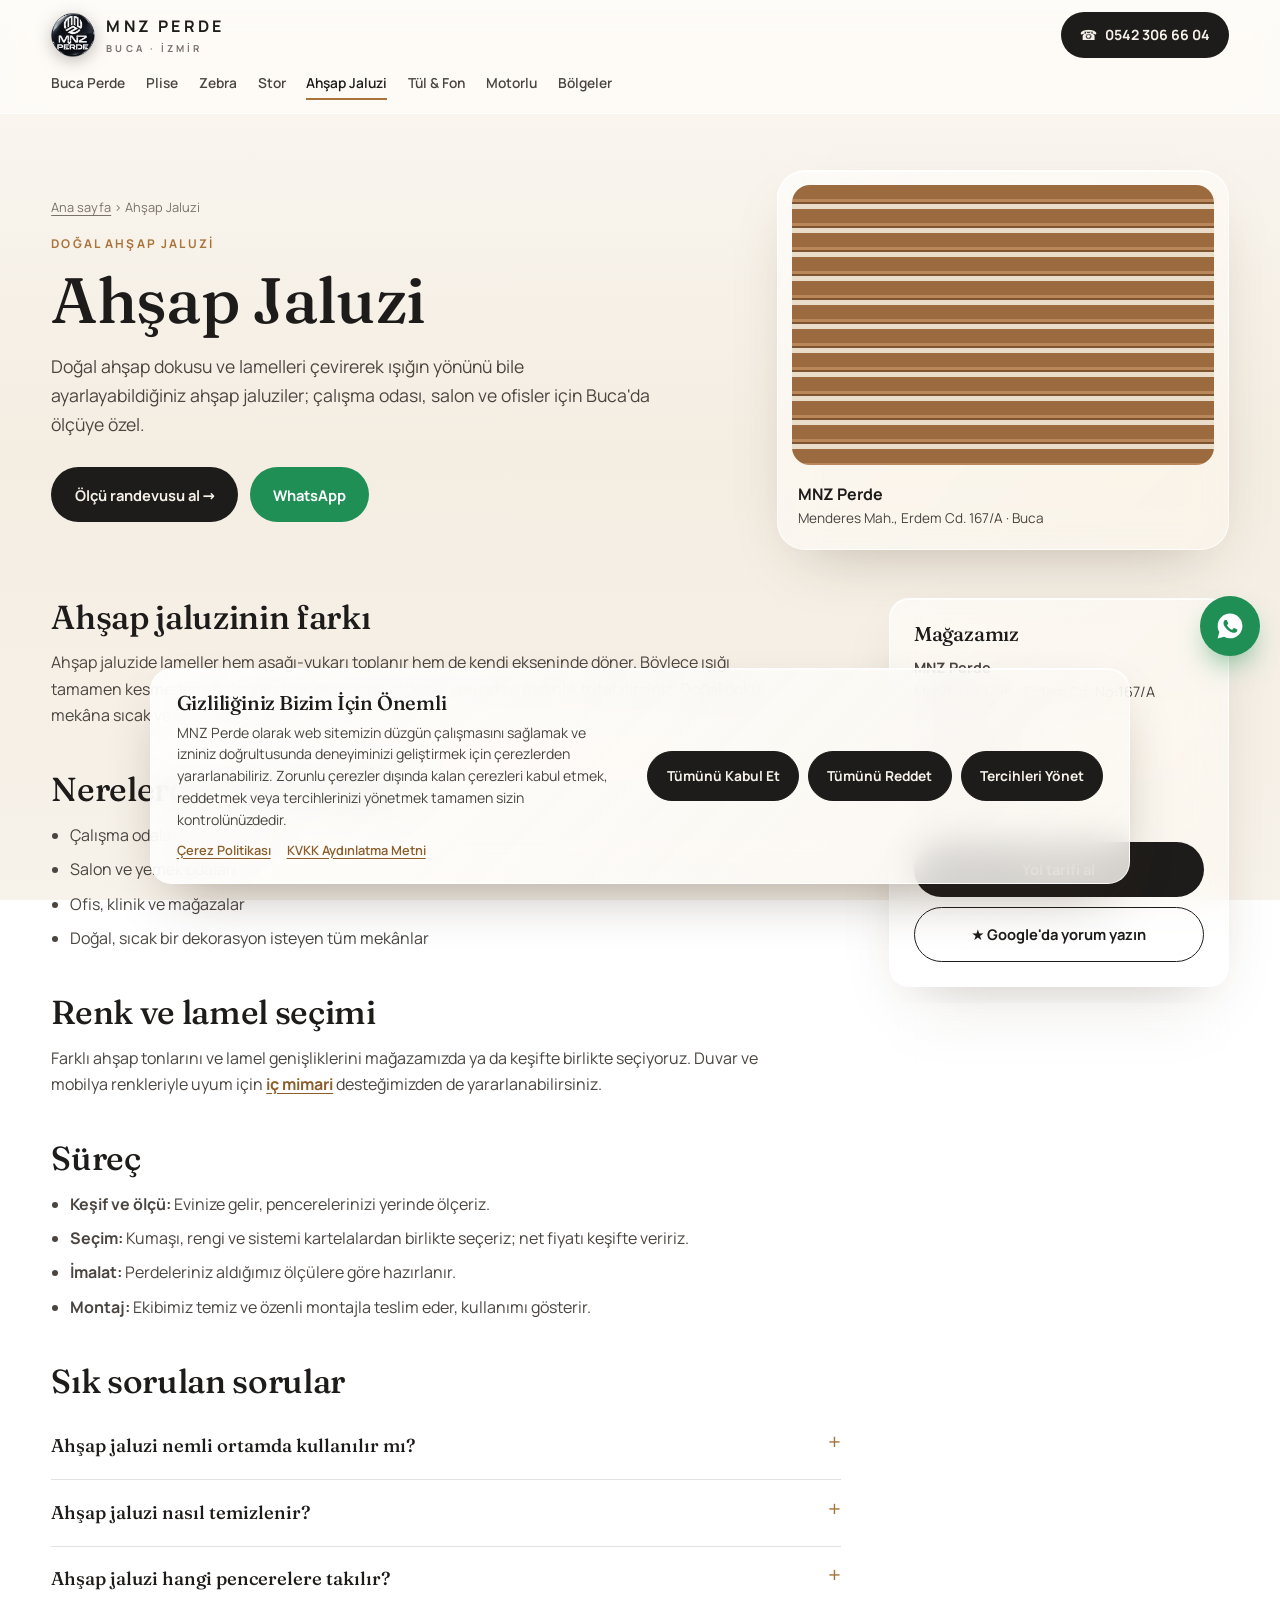
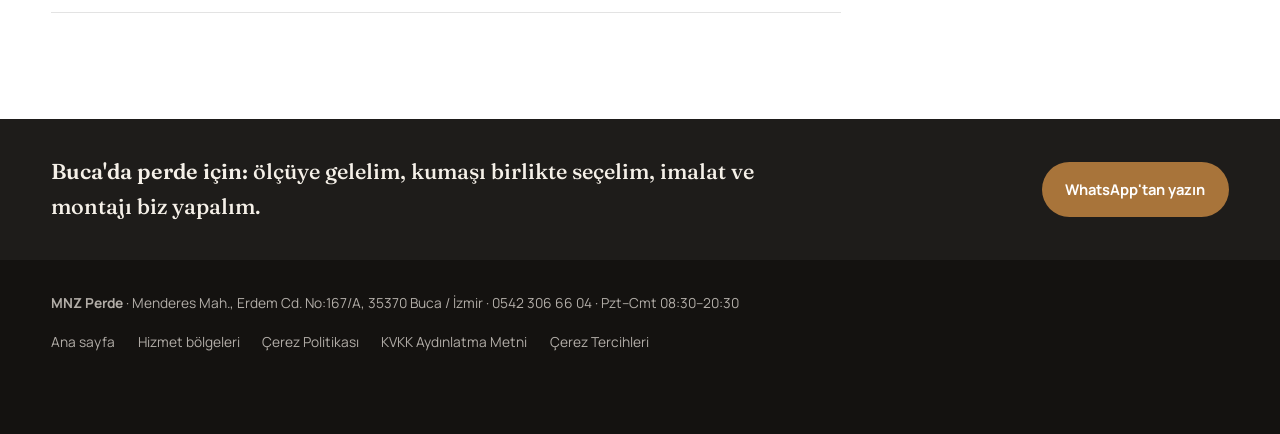
<file: ahsap-jaluzi/index.html>
<!DOCTYPE html>
<html lang="tr">
<head>
<meta charset="UTF-8">
<meta name="viewport" content="width=device-width, initial-scale=1">
<title>Ahşap Jaluzi Buca İzmir | Özel Ölçü Ahşap Jaluzi – MNZ Perde</title>
<meta name="description" content="Buca&#x27;da özel ölçü ahşap jaluzi: doğal doku, sıcak atmosfer ve lamellerle hassas ışık kontrolü. Ölçü ve montaj MNZ Perde&#x27;den. ☎ 0542 306 66 04">
<link rel="canonical" href="https://mnzperde.com/ahsap-jaluzi/">
<meta name="robots" content="index,follow">
<meta property="og:type" content="website"><meta property="og:locale" content="tr_TR"><meta property="og:site_name" content="MNZ Perde">
<meta property="og:title" content="Ahşap Jaluzi Buca İzmir | Özel Ölçü Ahşap Jaluzi – MNZ Perde"><meta property="og:description" content="Buca&#x27;da özel ölçü ahşap jaluzi: doğal doku, sıcak atmosfer ve lamellerle hassas ışık kontrolü. Ölçü ve montaj MNZ Perde&#x27;den. ☎ 0542 306 66 04"><meta property="og:url" content="https://mnzperde.com/ahsap-jaluzi/">
<meta property="og:image" content="https://mnzperde.com/assets/hero-poster.jpg">
<link rel="icon" href="/favicon.ico" sizes="48x48"><link rel="icon" type="image/png" sizes="96x96" href="/favicon-96x96.png"><link rel="apple-touch-icon" href="/apple-touch-icon.png">
<meta name="theme-color" content="#1E1C1A">
<link rel="preload" href="/assets/fonts/fraunces-latin-500-normal.woff2" as="font" type="font/woff2" crossorigin>
<link rel="stylesheet" href="/assets/fonts.css"><link rel="stylesheet" href="/assets/consent.css"><link rel="stylesheet" href="/assets/page.css">
<script type="application/ld+json">[{"@context": "https://schema.org", "@type": "BreadcrumbList", "itemListElement": [{"@type": "ListItem", "position": 1, "name": "Ana sayfa", "item": "https://mnzperde.com/"}, {"@type": "ListItem", "position": 2, "name": "Ahşap Jaluzi", "item": "https://mnzperde.com/ahsap-jaluzi/"}]}, {"@context": "https://schema.org", "@type": "Service", "name": "Ahşap jaluzi", "serviceType": "Ahşap jaluzi", "url": "https://mnzperde.com/ahsap-jaluzi/", "description": "Buca'da özel ölçü ahşap jaluzi: doğal doku, sıcak atmosfer ve lamellerle hassas ışık kontrolü. Ölçü ve montaj MNZ Perde'den. ☎ 0542 306 66 04", "provider": {"@id": "https://mnzperde.com/#business", "@type": "HomeGoodsStore", "name": "MNZ Perde", "telephone": "+90 542 306 66 04", "address": {"@type": "PostalAddress", "streetAddress": "Menderes Mah., Erdem Cd. No:167/A", "addressLocality": "Buca", "addressRegion": "İzmir", "postalCode": "35370", "addressCountry": "TR"}}, "areaServed": [{"@type": "City", "name": "Buca"}, {"@type": "City", "name": "Karabağlar"}, {"@type": "City", "name": "Gaziemir"}, {"@type": "City", "name": "Bornova"}, {"@type": "City", "name": "Konak"}, {"@type": "City", "name": "İzmir"}]}, {"@context": "https://schema.org", "@type": "FAQPage", "mainEntity": [{"@type": "Question", "name": "Ahşap jaluzi nemli ortamda kullanılır mı?", "acceptedAnswer": {"@type": "Answer", "text": "Banyo gibi çok nemli ortamlar için ahşap yerine neme dayanıklı alternatifleri öneriyoruz. Uygun malzemeyi keşifte birlikte seçiyoruz."}}, {"@type": "Question", "name": "Ahşap jaluzi nasıl temizlenir?", "acceptedAnswer": {"@type": "Answer", "text": "Lameller kuru bir bez ya da toz fırçasıyla kolayca temizlenir."}}, {"@type": "Question", "name": "Ahşap jaluzi hangi pencerelere takılır?", "acceptedAnswer": {"@type": "Answer", "text": "Pencere içine ya da üstüne monte edilebilir. Pencerenizin yapısına uygun montajı yerinde belirliyoruz."}}]}]</script>
</head>
<body>
<header class="top"><div class="wrap bar">
  <a class="logo" href="/"><img src="/assets/logo.webp" width="44" height="44" alt="MNZ Perde logosu"><span>MNZ PERDE<small>BUCA · İZMİR</small></span></a>
  <a class="btn btn-dark call" href="tel:+905423066604">☎ <span>0542 306 66 04</span></a>
</div><nav class="wrap subnav" aria-label="Hizmetler"><a href="/buca-perde/">Buca Perde</a><a href="/plise-perde/">Plise</a><a href="/zebra-perde/">Zebra</a><a href="/stor-perde/">Stor</a><a href="/ahsap-jaluzi/" aria-current="page">Ahşap Jaluzi</a><a href="/tul-fon-perde/">Tül &amp; Fon</a><a href="/motorlu-perde/">Motorlu</a><a href="/hizmet-bolgeleri/">Bölgeler</a></nav></header>
<main>
<section class="hero"><div class="wrap hero-grid">
  <div>
    <nav class="crumbs" aria-label="Breadcrumb"><a href="/">Ana sayfa</a> › <span>Ahşap Jaluzi</span></nav>
    <span class="eyebrow">Doğal ahşap jaluzi</span>
    <h1>Ahşap Jaluzi</h1>
    <p class="lead">Doğal ahşap dokusu ve lamelleri çevirerek ışığın yönünü bile ayarlayabildiğiniz ahşap jaluziler; çalışma odası, salon ve ofisler için Buca'da ölçüye özel.</p>
    <div class="cta"><a class="btn btn-dark" href="/#iletisim">Ölçü randevusu al →</a><a class="btn btn-wa" href="https://wa.me/905423066604?text=Merhaba%20MNZ%20Perde%2C%20ah%C5%9Fap%20jaluzi%20hakk%C4%B1nda%20bilgi%20almak%20istiyorum." target="_blank" rel="noopener">WhatsApp</a></div>
  </div>
  <div class="visual glass"><div class="swatch p-jaluzi"></div><div class="vcap"><b>MNZ Perde</b><span>Menderes Mah., Erdem Cd. 167/A · Buca</span></div></div>
</div></section>
<div class="wrap content">
  <div class="main-col"><section class="blk"><h2>Ahşap jaluzinin farkı</h2><p>Ahşap jaluzide lameller hem aşağı-yukarı toplanır hem de kendi ekseninde döner. Böylece ışığı tamamen kesmeden yönlendirebilir, mahremiyeti korurken odayı aydınlık tutabilirsiniz. Doğal doku mekâna sıcak ve şık bir hava katar.</p></section><section class="blk"><h2>Nerelerde tercih edilir?</h2><ul><li>Çalışma odaları ve ev ofisleri</li><li>Salon ve yemek odaları</li><li>Ofis, klinik ve mağazalar</li><li>Doğal, sıcak bir dekorasyon isteyen tüm mekânlar</li></ul></section><section class="blk"><h2>Renk ve lamel seçimi</h2><p>Farklı ahşap tonlarını ve lamel genişliklerini mağazamızda ya da keşifte birlikte seçiyoruz. Duvar ve mobilya renkleriyle uyum için <a href="/#ic-mimari">iç mimari</a> desteğimizden de yararlanabilirsiniz.</p></section><section class="blk"><h2>Süreç</h2><ul><li><b>Keşif ve ölçü:</b> Evinize gelir, pencerelerinizi yerinde ölçeriz.</li><li><b>Seçim:</b> Kumaşı, rengi ve sistemi kartelalardan birlikte seçeriz; net fiyatı keşifte veririz.</li><li><b>İmalat:</b> Perdeleriniz aldığımız ölçülere göre hazırlanır.</li><li><b>Montaj:</b> Ekibimiz temiz ve özenli montajla teslim eder, kullanımı gösterir.</li></ul></section>
    <section class="blk"><h2>Sık sorulan sorular</h2><div class="faq"><details><summary>Ahşap jaluzi nemli ortamda kullanılır mı?</summary><p>Banyo gibi çok nemli ortamlar için ahşap yerine neme dayanıklı alternatifleri öneriyoruz. Uygun malzemeyi keşifte birlikte seçiyoruz.</p></details><details><summary>Ahşap jaluzi nasıl temizlenir?</summary><p>Lameller kuru bir bez ya da toz fırçasıyla kolayca temizlenir.</p></details><details><summary>Ahşap jaluzi hangi pencerelere takılır?</summary><p>Pencere içine ya da üstüne monte edilebilir. Pencerenizin yapısına uygun montajı yerinde belirliyoruz.</p></details></div></section>
  </div>
  <aside class="side">
    <div class="box glass"><h3>Mağazamız</h3><p><b>MNZ Perde</b><br>Menderes Mah., Erdem Cd. No:167/A<br>35370 Buca / İzmir</p>
      <p><a href="tel:+905423066604"><b>0542 306 66 04</b></a></p><p>Pzt – Cmt: 08:30 – 20:30<br>Pazar: kapalı</p>
      <a class="btn btn-dark full" href="https://www.google.com/maps/dir/?api=1&destination=MNZ+Perde&destination_place_id=ChIJuXHRw0XZuxQRnCc8f793rPI" target="_blank" rel="noopener">Yol tarifi al</a>
      <a class="btn btn-line full" href="https://search.google.com/local/writereview?placeid=ChIJuXHRw0XZuxQRnCc8f793rPI" target="_blank" rel="noopener">★ Google'da yorum yazın</a></div>
    <div class="box glass"><h3>Diğer hizmetler</h3><div class="rel"><a href="/buca-perde/">Buca Perde</a><a href="/plise-perde/">Plise</a><a href="/zebra-perde/">Zebra</a><a href="/stor-perde/">Stor</a><a href="/tul-fon-perde/">Tül &amp; Fon</a><a href="/motorlu-perde/">Motorlu</a><a href="/hizmet-bolgeleri/">Bölgeler</a></div></div>
  </aside>
</div>
<section class="band"><div class="wrap band-in"><p><b>Buca'da perde için:</b> ölçüye gelelim, kumaşı birlikte seçelim, imalat ve montajı biz yapalım.</p>
<a class="btn btn-brass" href="https://wa.me/905423066604?text=Merhaba%20MNZ%20Perde%2C%20ah%C5%9Fap%20jaluzi%20hakk%C4%B1nda%20bilgi%20almak%20istiyorum." target="_blank" rel="noopener">WhatsApp'tan yazın</a></div></section>
</main>
<footer><div class="wrap foot">
  <div><b>MNZ Perde</b> · Menderes Mah., Erdem Cd. No:167/A, 35370 Buca / İzmir · <a href="tel:+905423066604">0542 306 66 04</a> · Pzt–Cmt 08:30–20:30</div>
  <div class="flinks"><a href="/">Ana sayfa</a><a href="/hizmet-bolgeleri/">Hizmet bölgeleri</a><a href="/cerez-politikasi.html">Çerez Politikası</a><a href="/kvkk-aydinlatma-metni.html">KVKK Aydınlatma Metni</a><a href="#" data-cc-open role="button">Çerez Tercihleri</a></div>
</div></footer>
<a class="wa-float" href="https://wa.me/905423066604?text=Merhaba%20MNZ%20Perde%2C%20ah%C5%9Fap%20jaluzi%20hakk%C4%B1nda%20bilgi%20almak%20istiyorum." target="_blank" rel="noopener" aria-label="WhatsApp ile yazın"><svg viewBox="0 0 24 24" width="30" height="30"><path fill="#fff" d="M12.04 2C6.58 2 2.13 6.45 2.13 11.91c0 1.75.46 3.45 1.32 4.95L2.05 22l5.25-1.38a9.9 9.9 0 0 0 4.74 1.21c5.46 0 9.91-4.45 9.91-9.91C21.95 6.45 17.5 2 12.04 2Zm5.8 14.06c-.24.68-1.42 1.31-1.95 1.36-.5.05-.97.23-3.28-.68-2.78-1.1-4.55-3.95-4.69-4.13-.13-.18-1.12-1.49-1.12-2.84s.71-2.01.96-2.29c.25-.27.55-.34.73-.34h.52c.17 0 .4-.06.62.47.24.56.8 1.94.87 2.08.07.14.12.3.02.48-.09.18-.14.3-.27.46-.14.16-.29.36-.41.48-.14.14-.28.29-.12.56.16.27.71 1.17 1.52 1.9 1.05.94 1.93 1.23 2.2 1.37.27.14.43.12.59-.07.16-.18.68-.8.86-1.07.18-.27.36-.23.61-.14.25.09 1.6.75 1.87.89.27.14.46.2.52.32.07.11.07.66-.17 1.33Z"/></svg></a>
<script src="/assets/consent.js"></script>
</body>
</html>
</file>
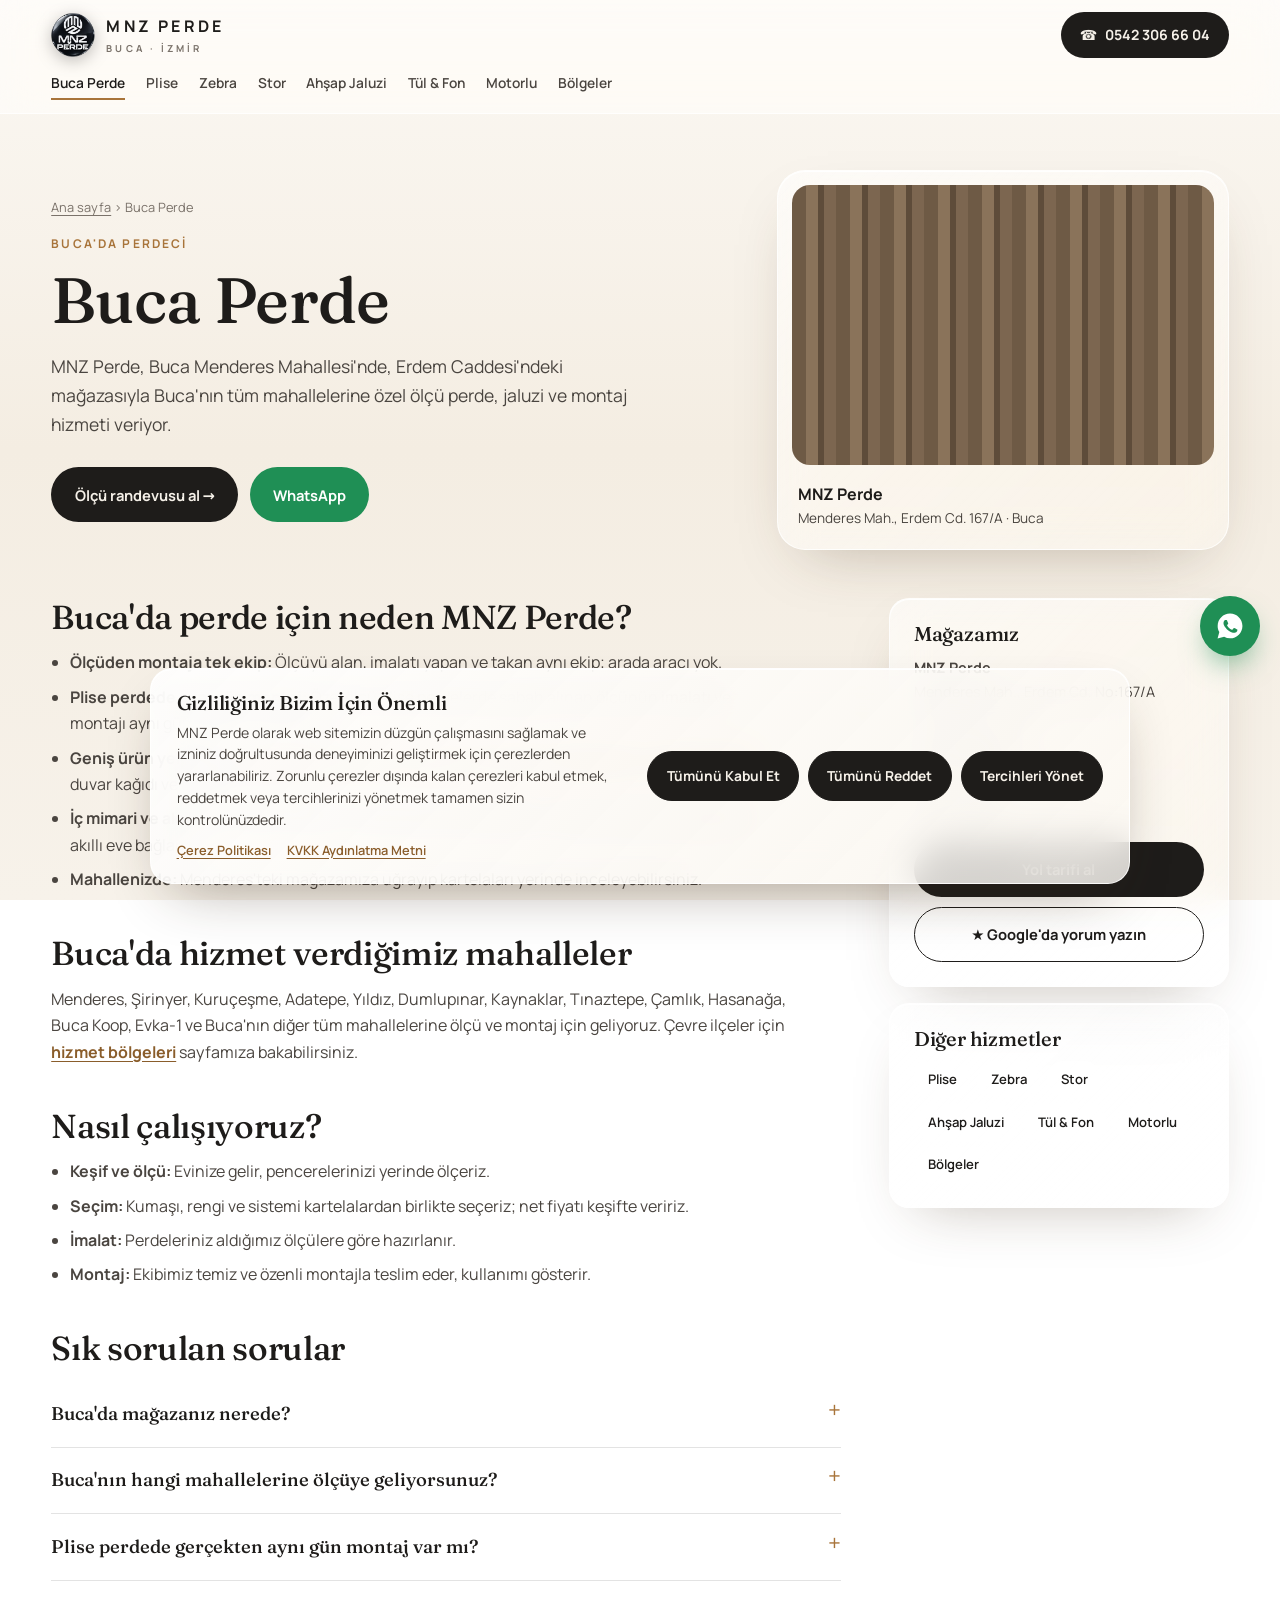
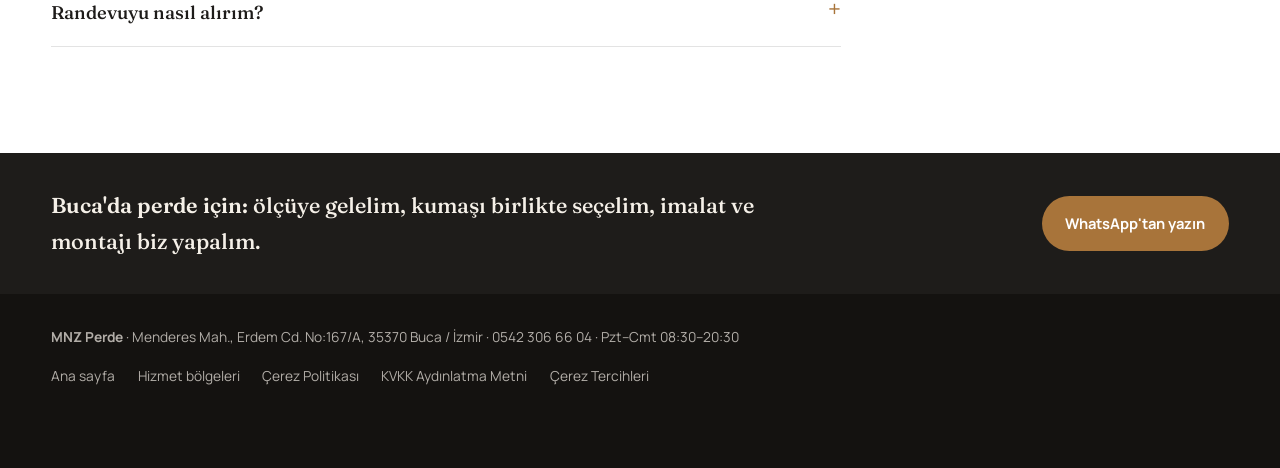
<file: buca-perde/index.html>
<!DOCTYPE html>
<html lang="tr">
<head>
<meta charset="UTF-8">
<meta name="viewport" content="width=device-width, initial-scale=1">
<title>Buca Perde | Buca&#x27;da Perdeci – MNZ Perde, Menderes Mah.</title>
<meta name="description" content="Buca&#x27;da perdeci: MNZ Perde, Menderes Mah. Erdem Cd. 167/A. Tül, fon, plise, zebra, stor perde ve ahşap jaluzi; ölçü, imalat ve montaj. Pzt–Cmt 08:30–20:30.">
<link rel="canonical" href="https://mnzperde.com/buca-perde/">
<meta name="robots" content="index,follow">
<meta property="og:type" content="website"><meta property="og:locale" content="tr_TR"><meta property="og:site_name" content="MNZ Perde">
<meta property="og:title" content="Buca Perde | Buca&#x27;da Perdeci – MNZ Perde, Menderes Mah."><meta property="og:description" content="Buca&#x27;da perdeci: MNZ Perde, Menderes Mah. Erdem Cd. 167/A. Tül, fon, plise, zebra, stor perde ve ahşap jaluzi; ölçü, imalat ve montaj. Pzt–Cmt 08:30–20:30."><meta property="og:url" content="https://mnzperde.com/buca-perde/">
<meta property="og:image" content="https://mnzperde.com/assets/hero-poster.jpg">
<link rel="icon" href="/favicon.ico" sizes="48x48"><link rel="icon" type="image/png" sizes="96x96" href="/favicon-96x96.png"><link rel="apple-touch-icon" href="/apple-touch-icon.png">
<meta name="theme-color" content="#1E1C1A">
<link rel="preload" href="/assets/fonts/fraunces-latin-500-normal.woff2" as="font" type="font/woff2" crossorigin>
<link rel="stylesheet" href="/assets/fonts.css"><link rel="stylesheet" href="/assets/consent.css"><link rel="stylesheet" href="/assets/page.css">
<script type="application/ld+json">[{"@context": "https://schema.org", "@type": "BreadcrumbList", "itemListElement": [{"@type": "ListItem", "position": 1, "name": "Ana sayfa", "item": "https://mnzperde.com/"}, {"@type": "ListItem", "position": 2, "name": "Buca Perde", "item": "https://mnzperde.com/buca-perde/"}]}, {"@context": "https://schema.org", "@type": "Service", "name": "Perde ve jaluzi satış, ölçü ve montaj – Buca", "serviceType": "Perde ve jaluzi satış, ölçü ve montaj – Buca", "url": "https://mnzperde.com/buca-perde/", "description": "Buca'da perdeci: MNZ Perde, Menderes Mah. Erdem Cd. 167/A. Tül, fon, plise, zebra, stor perde ve ahşap jaluzi; ölçü, imalat ve montaj. Pzt–Cmt 08:30–20:30.", "provider": {"@id": "https://mnzperde.com/#business", "@type": "HomeGoodsStore", "name": "MNZ Perde", "telephone": "+90 542 306 66 04", "address": {"@type": "PostalAddress", "streetAddress": "Menderes Mah., Erdem Cd. No:167/A", "addressLocality": "Buca", "addressRegion": "İzmir", "postalCode": "35370", "addressCountry": "TR"}}, "areaServed": [{"@type": "City", "name": "Buca"}, {"@type": "City", "name": "Karabağlar"}, {"@type": "City", "name": "Gaziemir"}, {"@type": "City", "name": "Bornova"}, {"@type": "City", "name": "Konak"}, {"@type": "City", "name": "İzmir"}]}, {"@context": "https://schema.org", "@type": "FAQPage", "mainEntity": [{"@type": "Question", "name": "Buca'da mağazanız nerede?", "acceptedAnswer": {"@type": "Answer", "text": "Mağazamız Menderes Mahallesi, Erdem Caddesi No:167/A, 35370 Buca / İzmir adresindedir. Pazartesi–Cumartesi 08:30–20:30 arası açığız, pazar kapalıyız."}}, {"@type": "Question", "name": "Buca'nın hangi mahallelerine ölçüye geliyorsunuz?", "acceptedAnswer": {"@type": "Answer", "text": "Buca'nın tüm mahallelerine ölçü ve montaj için geliyoruz. Karabağlar, Gaziemir, Bornova ve Konak gibi çevre ilçelere de hizmet veriyoruz."}}, {"@type": "Question", "name": "Plise perdede gerçekten aynı gün montaj var mı?", "acceptedAnswer": {"@type": "Answer", "text": "Evet. Özel ölçü plise perdelerde sabah alınan ölçülerin imalatını ve montajını aynı gün akşam tamamlıyoruz. Yoğunluğa göre tarihi randevuda netleştiriyoruz."}}, {"@type": "Question", "name": "Randevuyu nasıl alırım?", "acceptedAnswer": {"@type": "Answer", "text": "Telefonla 0542 306 66 04 numarasından, WhatsApp üzerinden ya da sitemizdeki ölçü randevusu formuyla randevu alabilirsiniz."}}]}]</script>
</head>
<body>
<header class="top"><div class="wrap bar">
  <a class="logo" href="/"><img src="/assets/logo.webp" width="44" height="44" alt="MNZ Perde logosu"><span>MNZ PERDE<small>BUCA · İZMİR</small></span></a>
  <a class="btn btn-dark call" href="tel:+905423066604">☎ <span>0542 306 66 04</span></a>
</div><nav class="wrap subnav" aria-label="Hizmetler"><a href="/buca-perde/" aria-current="page">Buca Perde</a><a href="/plise-perde/">Plise</a><a href="/zebra-perde/">Zebra</a><a href="/stor-perde/">Stor</a><a href="/ahsap-jaluzi/">Ahşap Jaluzi</a><a href="/tul-fon-perde/">Tül &amp; Fon</a><a href="/motorlu-perde/">Motorlu</a><a href="/hizmet-bolgeleri/">Bölgeler</a></nav></header>
<main>
<section class="hero"><div class="wrap hero-grid">
  <div>
    <nav class="crumbs" aria-label="Breadcrumb"><a href="/">Ana sayfa</a> › <span>Buca Perde</span></nav>
    <span class="eyebrow">Buca&#x27;da perdeci</span>
    <h1>Buca Perde</h1>
    <p class="lead">MNZ Perde, Buca Menderes Mahallesi'nde, Erdem Caddesi'ndeki mağazasıyla Buca'nın tüm mahallelerine özel ölçü perde, jaluzi ve montaj hizmeti veriyor.</p>
    <div class="cta"><a class="btn btn-dark" href="/#iletisim">Ölçü randevusu al →</a><a class="btn btn-wa" href="https://wa.me/905423066604?text=Merhaba%20MNZ%20Perde%2C%20Buca%27dan%20yaz%C4%B1yorum%2C%20perde%20i%C3%A7in%20%C3%B6l%C3%A7%C3%BC%20randevusu%20almak%20istiyorum." target="_blank" rel="noopener">WhatsApp</a></div>
  </div>
  <div class="visual glass"><div class="swatch p-fon"></div><div class="vcap"><b>MNZ Perde</b><span>Menderes Mah., Erdem Cd. 167/A · Buca</span></div></div>
</div></section>
<div class="wrap content">
  <div class="main-col"><section class="blk"><h2>Buca&#x27;da perde için neden MNZ Perde?</h2><ul><li><b>Ölçüden montaja tek ekip:</b> Ölçüyü alan, imalatı yapan ve takan aynı ekip; arada aracı yok.</li><li><b>Plise perdede aynı gün montaj:</b> Özel ölçü plise perdelerde sabah alınan ölçünün imalatı ve montajı aynı gün akşam tamamlanır.</li><li><b>Geniş ürün yelpazesi:</b> <a href="/tul-fon-perde/">tül ve fon perde</a>, <a href="/plise-perde/">plise</a>, <a href="/zebra-perde/">zebra</a>, <a href="/stor-perde/">stor perde</a>, <a href="/ahsap-jaluzi/">ahşap jaluzi</a>, <a href="/motorlu-perde/">motorlu perde</a>, duvar kağıdı ve döşemelik kumaş.</li><li><b>İç mimari ve akıllı ev:</b> Perdeyi mekânın tamamıyla birlikte düşünür, istenirse motorlu sistemleri akıllı eve bağlarız.</li><li><b>Mahallenizde:</b> Menderes'teki mağazamıza uğrayıp kartelaları yerinde inceleyebilirsiniz.</li></ul></section><section class="blk"><h2>Buca&#x27;da hizmet verdiğimiz mahalleler</h2><p>Menderes, Şirinyer, Kuruçeşme, Adatepe, Yıldız, Dumlupınar, Kaynaklar, Tınaztepe, Çamlık, Hasanağa, Buca Koop, Evka-1 ve Buca'nın diğer tüm mahallelerine ölçü ve montaj için geliyoruz. Çevre ilçeler için <a href="/hizmet-bolgeleri/">hizmet bölgeleri</a> sayfamıza bakabilirsiniz.</p></section><section class="blk"><h2>Nasıl çalışıyoruz?</h2><ul><li><b>Keşif ve ölçü:</b> Evinize gelir, pencerelerinizi yerinde ölçeriz.</li><li><b>Seçim:</b> Kumaşı, rengi ve sistemi kartelalardan birlikte seçeriz; net fiyatı keşifte veririz.</li><li><b>İmalat:</b> Perdeleriniz aldığımız ölçülere göre hazırlanır.</li><li><b>Montaj:</b> Ekibimiz temiz ve özenli montajla teslim eder, kullanımı gösterir.</li></ul></section>
    <section class="blk"><h2>Sık sorulan sorular</h2><div class="faq"><details><summary>Buca&#x27;da mağazanız nerede?</summary><p>Mağazamız Menderes Mahallesi, Erdem Caddesi No:167/A, 35370 Buca / İzmir adresindedir. Pazartesi–Cumartesi 08:30–20:30 arası açığız, pazar kapalıyız.</p></details><details><summary>Buca&#x27;nın hangi mahallelerine ölçüye geliyorsunuz?</summary><p>Buca&#x27;nın tüm mahallelerine ölçü ve montaj için geliyoruz. Karabağlar, Gaziemir, Bornova ve Konak gibi çevre ilçelere de hizmet veriyoruz.</p></details><details><summary>Plise perdede gerçekten aynı gün montaj var mı?</summary><p>Evet. Özel ölçü plise perdelerde sabah alınan ölçülerin imalatını ve montajını aynı gün akşam tamamlıyoruz. Yoğunluğa göre tarihi randevuda netleştiriyoruz.</p></details><details><summary>Randevuyu nasıl alırım?</summary><p>Telefonla 0542 306 66 04 numarasından, WhatsApp üzerinden ya da sitemizdeki ölçü randevusu formuyla randevu alabilirsiniz.</p></details></div></section>
  </div>
  <aside class="side">
    <div class="box glass"><h3>Mağazamız</h3><p><b>MNZ Perde</b><br>Menderes Mah., Erdem Cd. No:167/A<br>35370 Buca / İzmir</p>
      <p><a href="tel:+905423066604"><b>0542 306 66 04</b></a></p><p>Pzt – Cmt: 08:30 – 20:30<br>Pazar: kapalı</p>
      <a class="btn btn-dark full" href="https://www.google.com/maps/dir/?api=1&destination=MNZ+Perde&destination_place_id=ChIJuXHRw0XZuxQRnCc8f793rPI" target="_blank" rel="noopener">Yol tarifi al</a>
      <a class="btn btn-line full" href="https://search.google.com/local/writereview?placeid=ChIJuXHRw0XZuxQRnCc8f793rPI" target="_blank" rel="noopener">★ Google'da yorum yazın</a></div>
    <div class="box glass"><h3>Diğer hizmetler</h3><div class="rel"><a href="/plise-perde/">Plise</a><a href="/zebra-perde/">Zebra</a><a href="/stor-perde/">Stor</a><a href="/ahsap-jaluzi/">Ahşap Jaluzi</a><a href="/tul-fon-perde/">Tül &amp; Fon</a><a href="/motorlu-perde/">Motorlu</a><a href="/hizmet-bolgeleri/">Bölgeler</a></div></div>
  </aside>
</div>
<section class="band"><div class="wrap band-in"><p><b>Buca'da perde için:</b> ölçüye gelelim, kumaşı birlikte seçelim, imalat ve montajı biz yapalım.</p>
<a class="btn btn-brass" href="https://wa.me/905423066604?text=Merhaba%20MNZ%20Perde%2C%20Buca%27dan%20yaz%C4%B1yorum%2C%20perde%20i%C3%A7in%20%C3%B6l%C3%A7%C3%BC%20randevusu%20almak%20istiyorum." target="_blank" rel="noopener">WhatsApp'tan yazın</a></div></section>
</main>
<footer><div class="wrap foot">
  <div><b>MNZ Perde</b> · Menderes Mah., Erdem Cd. No:167/A, 35370 Buca / İzmir · <a href="tel:+905423066604">0542 306 66 04</a> · Pzt–Cmt 08:30–20:30</div>
  <div class="flinks"><a href="/">Ana sayfa</a><a href="/hizmet-bolgeleri/">Hizmet bölgeleri</a><a href="/cerez-politikasi.html">Çerez Politikası</a><a href="/kvkk-aydinlatma-metni.html">KVKK Aydınlatma Metni</a><a href="#" data-cc-open role="button">Çerez Tercihleri</a></div>
</div></footer>
<a class="wa-float" href="https://wa.me/905423066604?text=Merhaba%20MNZ%20Perde%2C%20Buca%27dan%20yaz%C4%B1yorum%2C%20perde%20i%C3%A7in%20%C3%B6l%C3%A7%C3%BC%20randevusu%20almak%20istiyorum." target="_blank" rel="noopener" aria-label="WhatsApp ile yazın"><svg viewBox="0 0 24 24" width="30" height="30"><path fill="#fff" d="M12.04 2C6.58 2 2.13 6.45 2.13 11.91c0 1.75.46 3.45 1.32 4.95L2.05 22l5.25-1.38a9.9 9.9 0 0 0 4.74 1.21c5.46 0 9.91-4.45 9.91-9.91C21.95 6.45 17.5 2 12.04 2Zm5.8 14.06c-.24.68-1.42 1.31-1.95 1.36-.5.05-.97.23-3.28-.68-2.78-1.1-4.55-3.95-4.69-4.13-.13-.18-1.12-1.49-1.12-2.84s.71-2.01.96-2.29c.25-.27.55-.34.73-.34h.52c.17 0 .4-.06.62.47.24.56.8 1.94.87 2.08.07.14.12.3.02.48-.09.18-.14.3-.27.46-.14.16-.29.36-.41.48-.14.14-.28.29-.12.56.16.27.71 1.17 1.52 1.9 1.05.94 1.93 1.23 2.2 1.37.27.14.43.12.59-.07.16-.18.68-.8.86-1.07.18-.27.36-.23.61-.14.25.09 1.6.75 1.87.89.27.14.46.2.52.32.07.11.07.66-.17 1.33Z"/></svg></a>
<script src="/assets/consent.js"></script>
</body>
</html>
</file>
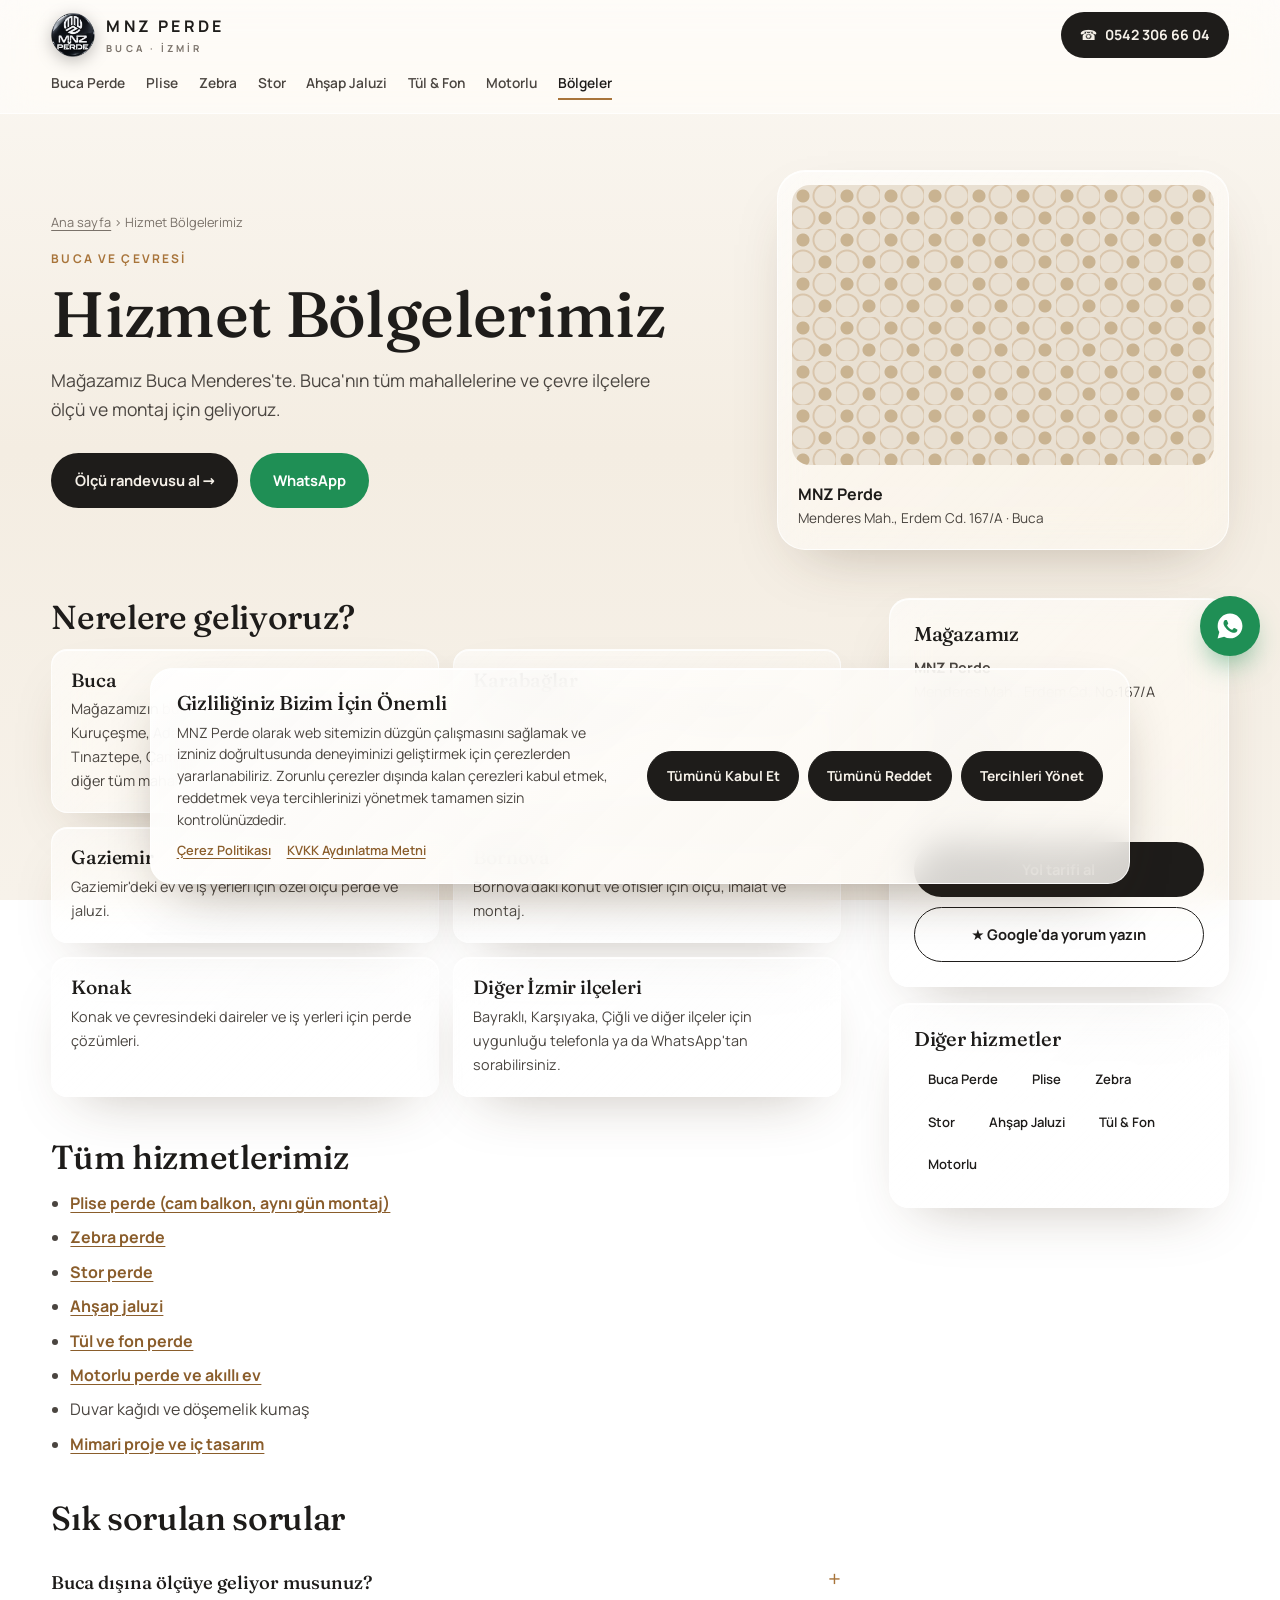
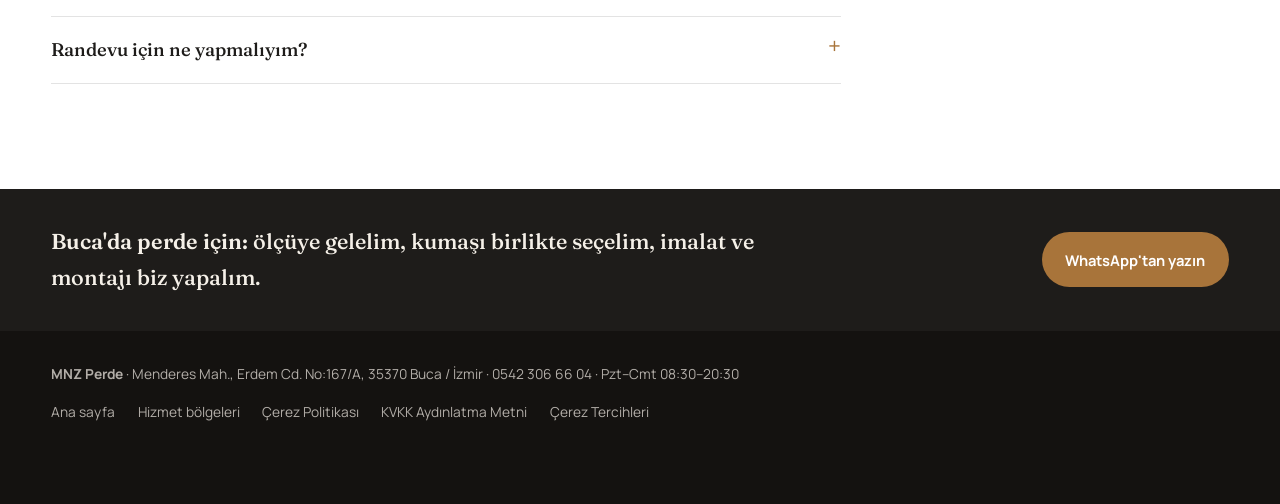
<file: hizmet-bolgeleri/index.html>
<!DOCTYPE html>
<html lang="tr">
<head>
<meta charset="UTF-8">
<meta name="viewport" content="width=device-width, initial-scale=1">
<title>Hizmet Bölgeleri | Buca, Karabağlar, Gaziemir, Bornova Perde – MNZ Perde</title>
<meta name="description" content="MNZ Perde Buca&#x27;dan Karabağlar, Gaziemir, Bornova ve Konak&#x27;a özel ölçü perde, plise, zebra, stor ve jaluzi için ölçü ve montaja geliyor. ☎ 0542 306 66 04">
<link rel="canonical" href="https://mnzperde.com/hizmet-bolgeleri/">
<meta name="robots" content="index,follow">
<meta property="og:type" content="website"><meta property="og:locale" content="tr_TR"><meta property="og:site_name" content="MNZ Perde">
<meta property="og:title" content="Hizmet Bölgeleri | Buca, Karabağlar, Gaziemir, Bornova Perde – MNZ Perde"><meta property="og:description" content="MNZ Perde Buca&#x27;dan Karabağlar, Gaziemir, Bornova ve Konak&#x27;a özel ölçü perde, plise, zebra, stor ve jaluzi için ölçü ve montaja geliyor. ☎ 0542 306 66 04"><meta property="og:url" content="https://mnzperde.com/hizmet-bolgeleri/">
<meta property="og:image" content="https://mnzperde.com/assets/hero-poster.jpg">
<link rel="icon" href="/favicon.ico" sizes="48x48"><link rel="icon" type="image/png" sizes="96x96" href="/favicon-96x96.png"><link rel="apple-touch-icon" href="/apple-touch-icon.png">
<meta name="theme-color" content="#1E1C1A">
<link rel="preload" href="/assets/fonts/fraunces-latin-500-normal.woff2" as="font" type="font/woff2" crossorigin>
<link rel="stylesheet" href="/assets/fonts.css"><link rel="stylesheet" href="/assets/consent.css"><link rel="stylesheet" href="/assets/page.css">
<script type="application/ld+json">[{"@context": "https://schema.org", "@type": "BreadcrumbList", "itemListElement": [{"@type": "ListItem", "position": 1, "name": "Ana sayfa", "item": "https://mnzperde.com/"}, {"@type": "ListItem", "position": 2, "name": "Hizmet Bölgelerimiz", "item": "https://mnzperde.com/hizmet-bolgeleri/"}]}, {"@context": "https://schema.org", "@type": "Service", "name": "Perde ölçü ve montaj hizmeti", "serviceType": "Perde ölçü ve montaj hizmeti", "url": "https://mnzperde.com/hizmet-bolgeleri/", "description": "MNZ Perde Buca'dan Karabağlar, Gaziemir, Bornova ve Konak'a özel ölçü perde, plise, zebra, stor ve jaluzi için ölçü ve montaja geliyor. ☎ 0542 306 66 04", "provider": {"@id": "https://mnzperde.com/#business", "@type": "HomeGoodsStore", "name": "MNZ Perde", "telephone": "+90 542 306 66 04", "address": {"@type": "PostalAddress", "streetAddress": "Menderes Mah., Erdem Cd. No:167/A", "addressLocality": "Buca", "addressRegion": "İzmir", "postalCode": "35370", "addressCountry": "TR"}}, "areaServed": [{"@type": "City", "name": "Buca"}, {"@type": "City", "name": "Karabağlar"}, {"@type": "City", "name": "Gaziemir"}, {"@type": "City", "name": "Bornova"}, {"@type": "City", "name": "Konak"}, {"@type": "City", "name": "İzmir"}]}, {"@context": "https://schema.org", "@type": "FAQPage", "mainEntity": [{"@type": "Question", "name": "Buca dışına ölçüye geliyor musunuz?", "acceptedAnswer": {"@type": "Answer", "text": "Evet. Buca'nın yanı sıra Karabağlar, Gaziemir, Bornova ve Konak'a düzenli olarak geliyoruz. Diğer ilçeler için uygunluğu telefonla sorabilirsiniz."}}, {"@type": "Question", "name": "Randevu için ne yapmalıyım?", "acceptedAnswer": {"@type": "Answer", "text": "0542 306 66 04 numarasını arayabilir, WhatsApp'tan yazabilir ya da ana sayfadaki ölçü randevusu formunu kullanabilirsiniz."}}]}]</script>
</head>
<body>
<header class="top"><div class="wrap bar">
  <a class="logo" href="/"><img src="/assets/logo.webp" width="44" height="44" alt="MNZ Perde logosu"><span>MNZ PERDE<small>BUCA · İZMİR</small></span></a>
  <a class="btn btn-dark call" href="tel:+905423066604">☎ <span>0542 306 66 04</span></a>
</div><nav class="wrap subnav" aria-label="Hizmetler"><a href="/buca-perde/">Buca Perde</a><a href="/plise-perde/">Plise</a><a href="/zebra-perde/">Zebra</a><a href="/stor-perde/">Stor</a><a href="/ahsap-jaluzi/">Ahşap Jaluzi</a><a href="/tul-fon-perde/">Tül &amp; Fon</a><a href="/motorlu-perde/">Motorlu</a><a href="/hizmet-bolgeleri/" aria-current="page">Bölgeler</a></nav></header>
<main>
<section class="hero"><div class="wrap hero-grid">
  <div>
    <nav class="crumbs" aria-label="Breadcrumb"><a href="/">Ana sayfa</a> › <span>Hizmet Bölgelerimiz</span></nav>
    <span class="eyebrow">Buca ve çevresi</span>
    <h1>Hizmet Bölgelerimiz</h1>
    <p class="lead">Mağazamız Buca Menderes'te. Buca'nın tüm mahallelerine ve çevre ilçelere ölçü ve montaj için geliyoruz.</p>
    <div class="cta"><a class="btn btn-dark" href="/#iletisim">Ölçü randevusu al →</a><a class="btn btn-wa" href="https://wa.me/905423066604?text=Merhaba%20MNZ%20Perde%2C%20bulundu%C4%9Fum%20b%C3%B6lgeye%20%C3%B6l%C3%A7%C3%BC%20i%C3%A7in%20gelebilir%20misiniz%3F" target="_blank" rel="noopener">WhatsApp</a></div>
  </div>
  <div class="visual glass"><div class="swatch p-duvar"></div><div class="vcap"><b>MNZ Perde</b><span>Menderes Mah., Erdem Cd. 167/A · Buca</span></div></div>
</div></section>
<div class="wrap content">
  <div class="main-col"><section class="blk"><h2>Nerelere geliyoruz?</h2><div class="areas"><div class="area-card glass"><h3>Buca</h3><p>Mağazamızın bulunduğu ilçe. Menderes, Şirinyer, Kuruçeşme, Adatepe, Yıldız, Dumlupınar, Kaynaklar, Tınaztepe, Çamlık, Hasanağa, Buca Koop, Evka-1 ve diğer tüm mahalleler.</p></div><div class="area-card glass"><h3>Karabağlar</h3><p>Buca&#x27;ya komşu Karabağlar&#x27;ın mahallelerine ölçü ve montaj için geliyoruz.</p></div><div class="area-card glass"><h3>Gaziemir</h3><p>Gaziemir&#x27;deki ev ve iş yerleri için özel ölçü perde ve jaluzi.</p></div><div class="area-card glass"><h3>Bornova</h3><p>Bornova&#x27;daki konut ve ofisler için ölçü, imalat ve montaj.</p></div><div class="area-card glass"><h3>Konak</h3><p>Konak ve çevresindeki daireler ve iş yerleri için perde çözümleri.</p></div><div class="area-card glass"><h3>Diğer İzmir ilçeleri</h3><p>Bayraklı, Karşıyaka, Çiğli ve diğer ilçeler için uygunluğu telefonla ya da WhatsApp&#x27;tan sorabilirsiniz.</p></div></div></section><section class="blk"><h2>Tüm hizmetlerimiz</h2><ul><li><a href="/plise-perde/">Plise perde (cam balkon, aynı gün montaj)</a></li><li><a href="/zebra-perde/">Zebra perde</a></li><li><a href="/stor-perde/">Stor perde</a></li><li><a href="/ahsap-jaluzi/">Ahşap jaluzi</a></li><li><a href="/tul-fon-perde/">Tül ve fon perde</a></li><li><a href="/motorlu-perde/">Motorlu perde ve akıllı ev</a></li><li>Duvar kağıdı ve döşemelik kumaş</li><li><a href="/#ic-mimari">Mimari proje ve iç tasarım</a></li></ul></section>
    <section class="blk"><h2>Sık sorulan sorular</h2><div class="faq"><details><summary>Buca dışına ölçüye geliyor musunuz?</summary><p>Evet. Buca&#x27;nın yanı sıra Karabağlar, Gaziemir, Bornova ve Konak&#x27;a düzenli olarak geliyoruz. Diğer ilçeler için uygunluğu telefonla sorabilirsiniz.</p></details><details><summary>Randevu için ne yapmalıyım?</summary><p>0542 306 66 04 numarasını arayabilir, WhatsApp&#x27;tan yazabilir ya da ana sayfadaki ölçü randevusu formunu kullanabilirsiniz.</p></details></div></section>
  </div>
  <aside class="side">
    <div class="box glass"><h3>Mağazamız</h3><p><b>MNZ Perde</b><br>Menderes Mah., Erdem Cd. No:167/A<br>35370 Buca / İzmir</p>
      <p><a href="tel:+905423066604"><b>0542 306 66 04</b></a></p><p>Pzt – Cmt: 08:30 – 20:30<br>Pazar: kapalı</p>
      <a class="btn btn-dark full" href="https://www.google.com/maps/dir/?api=1&destination=MNZ+Perde&destination_place_id=ChIJuXHRw0XZuxQRnCc8f793rPI" target="_blank" rel="noopener">Yol tarifi al</a>
      <a class="btn btn-line full" href="https://search.google.com/local/writereview?placeid=ChIJuXHRw0XZuxQRnCc8f793rPI" target="_blank" rel="noopener">★ Google'da yorum yazın</a></div>
    <div class="box glass"><h3>Diğer hizmetler</h3><div class="rel"><a href="/buca-perde/">Buca Perde</a><a href="/plise-perde/">Plise</a><a href="/zebra-perde/">Zebra</a><a href="/stor-perde/">Stor</a><a href="/ahsap-jaluzi/">Ahşap Jaluzi</a><a href="/tul-fon-perde/">Tül &amp; Fon</a><a href="/motorlu-perde/">Motorlu</a></div></div>
  </aside>
</div>
<section class="band"><div class="wrap band-in"><p><b>Buca'da perde için:</b> ölçüye gelelim, kumaşı birlikte seçelim, imalat ve montajı biz yapalım.</p>
<a class="btn btn-brass" href="https://wa.me/905423066604?text=Merhaba%20MNZ%20Perde%2C%20bulundu%C4%9Fum%20b%C3%B6lgeye%20%C3%B6l%C3%A7%C3%BC%20i%C3%A7in%20gelebilir%20misiniz%3F" target="_blank" rel="noopener">WhatsApp'tan yazın</a></div></section>
</main>
<footer><div class="wrap foot">
  <div><b>MNZ Perde</b> · Menderes Mah., Erdem Cd. No:167/A, 35370 Buca / İzmir · <a href="tel:+905423066604">0542 306 66 04</a> · Pzt–Cmt 08:30–20:30</div>
  <div class="flinks"><a href="/">Ana sayfa</a><a href="/hizmet-bolgeleri/">Hizmet bölgeleri</a><a href="/cerez-politikasi.html">Çerez Politikası</a><a href="/kvkk-aydinlatma-metni.html">KVKK Aydınlatma Metni</a><a href="#" data-cc-open role="button">Çerez Tercihleri</a></div>
</div></footer>
<a class="wa-float" href="https://wa.me/905423066604?text=Merhaba%20MNZ%20Perde%2C%20bulundu%C4%9Fum%20b%C3%B6lgeye%20%C3%B6l%C3%A7%C3%BC%20i%C3%A7in%20gelebilir%20misiniz%3F" target="_blank" rel="noopener" aria-label="WhatsApp ile yazın"><svg viewBox="0 0 24 24" width="30" height="30"><path fill="#fff" d="M12.04 2C6.58 2 2.13 6.45 2.13 11.91c0 1.75.46 3.45 1.32 4.95L2.05 22l5.25-1.38a9.9 9.9 0 0 0 4.74 1.21c5.46 0 9.91-4.45 9.91-9.91C21.95 6.45 17.5 2 12.04 2Zm5.8 14.06c-.24.68-1.42 1.31-1.95 1.36-.5.05-.97.23-3.28-.68-2.78-1.1-4.55-3.95-4.69-4.13-.13-.18-1.12-1.49-1.12-2.84s.71-2.01.96-2.29c.25-.27.55-.34.73-.34h.52c.17 0 .4-.06.62.47.24.56.8 1.94.87 2.08.07.14.12.3.02.48-.09.18-.14.3-.27.46-.14.16-.29.36-.41.48-.14.14-.28.29-.12.56.16.27.71 1.17 1.52 1.9 1.05.94 1.93 1.23 2.2 1.37.27.14.43.12.59-.07.16-.18.68-.8.86-1.07.18-.27.36-.23.61-.14.25.09 1.6.75 1.87.89.27.14.46.2.52.32.07.11.07.66-.17 1.33Z"/></svg></a>
<script src="/assets/consent.js"></script>
</body>
</html>
</file>
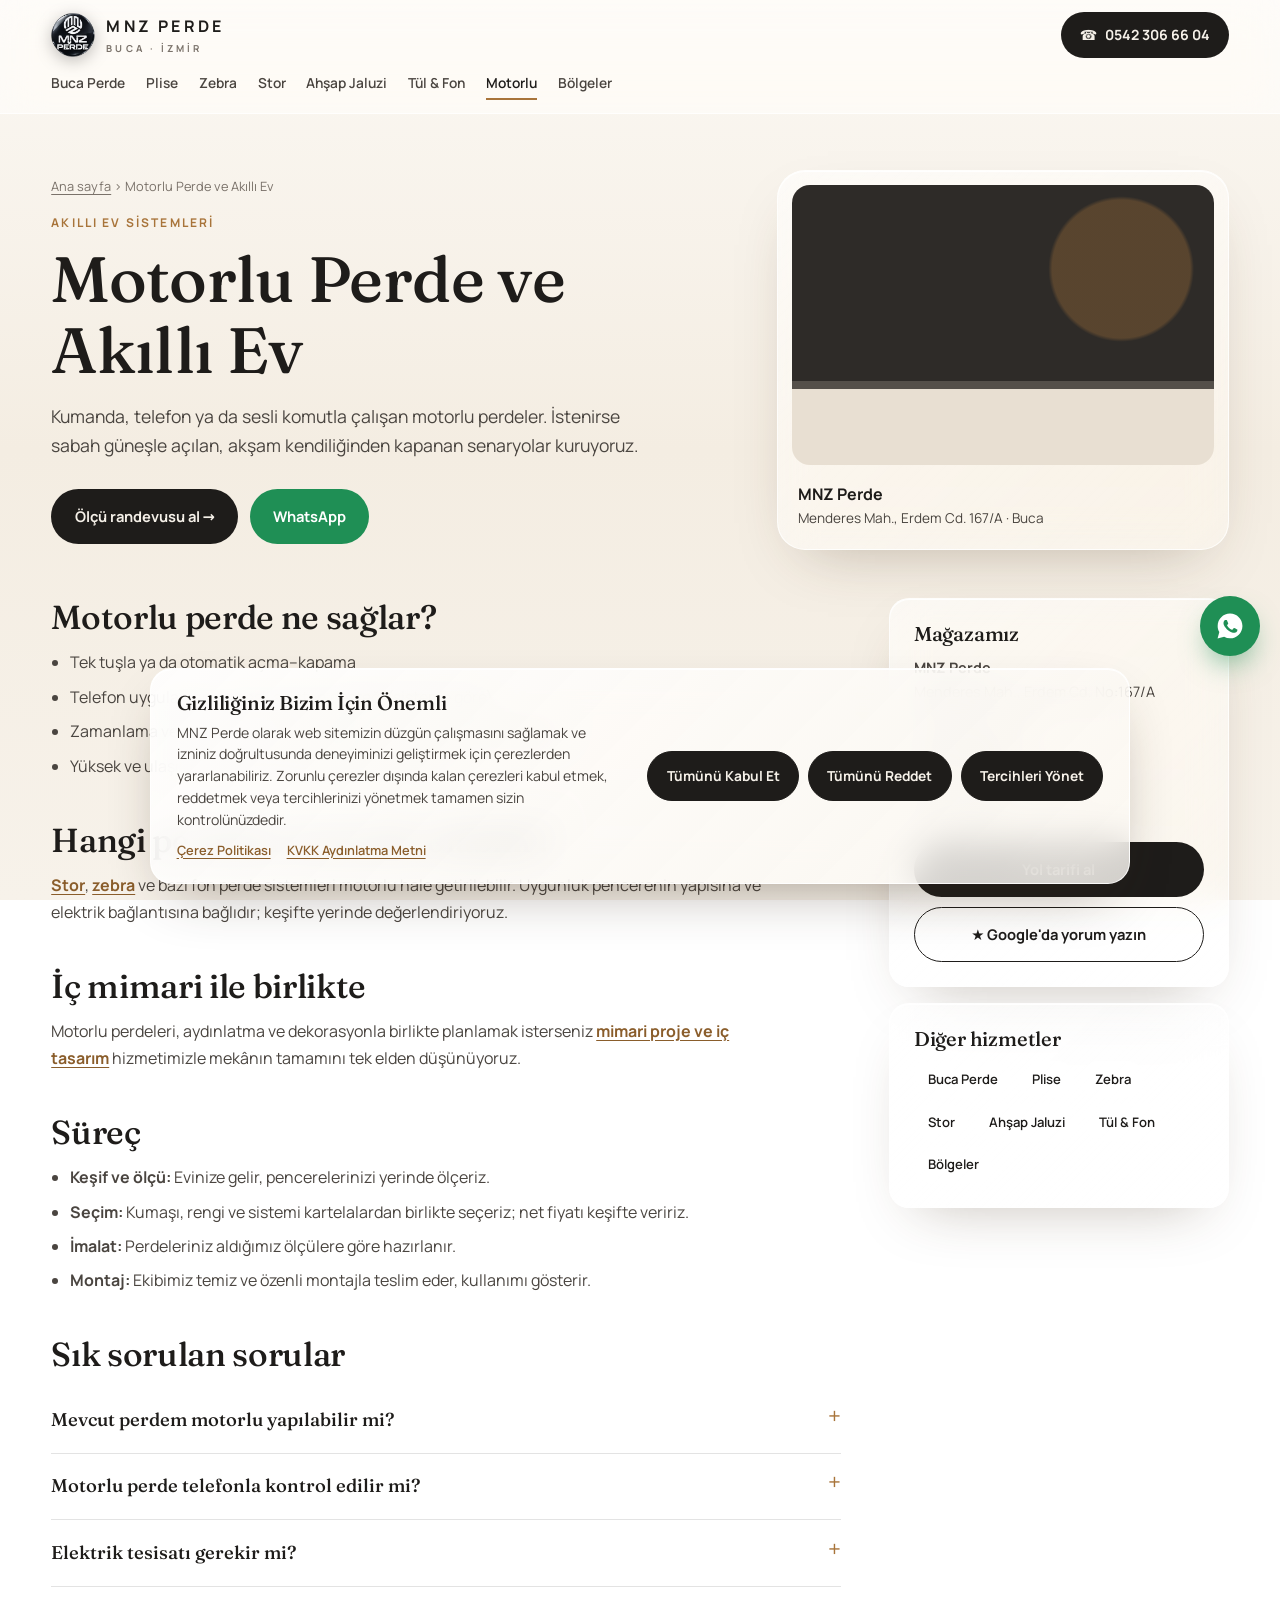
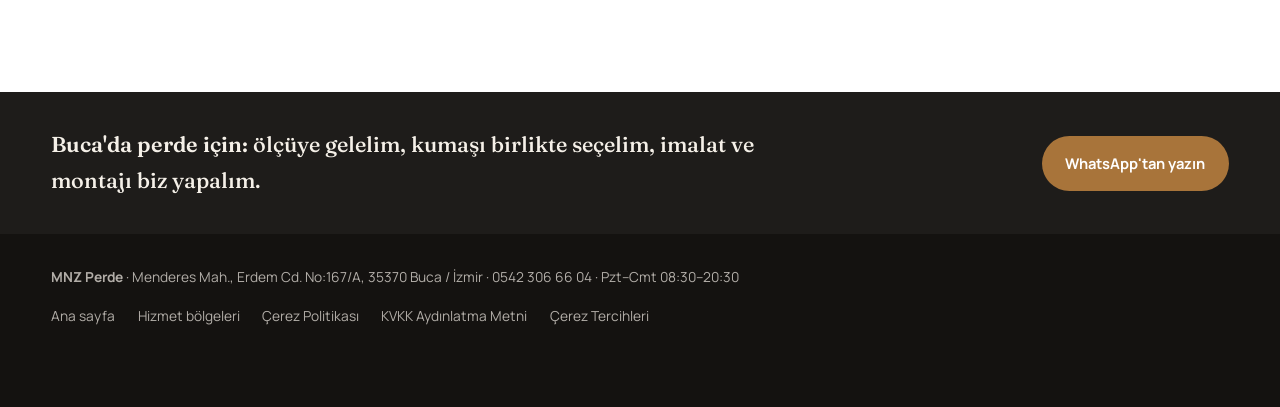
<file: motorlu-perde/index.html>
<!DOCTYPE html>
<html lang="tr">
<head>
<meta charset="UTF-8">
<meta name="viewport" content="width=device-width, initial-scale=1">
<title>Motorlu Perde ve Akıllı Ev Buca İzmir | MNZ Perde</title>
<meta name="description" content="Buca&#x27;da motorlu perde: stor, zebra ve diğer sistemler kumanda, telefon ya da sesli komutla; akıllı ev entegrasyonu. MNZ Perde ☎ 0542 306 66 04">
<link rel="canonical" href="https://mnzperde.com/motorlu-perde/">
<meta name="robots" content="index,follow">
<meta property="og:type" content="website"><meta property="og:locale" content="tr_TR"><meta property="og:site_name" content="MNZ Perde">
<meta property="og:title" content="Motorlu Perde ve Akıllı Ev Buca İzmir | MNZ Perde"><meta property="og:description" content="Buca&#x27;da motorlu perde: stor, zebra ve diğer sistemler kumanda, telefon ya da sesli komutla; akıllı ev entegrasyonu. MNZ Perde ☎ 0542 306 66 04"><meta property="og:url" content="https://mnzperde.com/motorlu-perde/">
<meta property="og:image" content="https://mnzperde.com/assets/hero-poster.jpg">
<link rel="icon" href="/favicon.ico" sizes="48x48"><link rel="icon" type="image/png" sizes="96x96" href="/favicon-96x96.png"><link rel="apple-touch-icon" href="/apple-touch-icon.png">
<meta name="theme-color" content="#1E1C1A">
<link rel="preload" href="/assets/fonts/fraunces-latin-500-normal.woff2" as="font" type="font/woff2" crossorigin>
<link rel="stylesheet" href="/assets/fonts.css"><link rel="stylesheet" href="/assets/consent.css"><link rel="stylesheet" href="/assets/page.css">
<script type="application/ld+json">[{"@context": "https://schema.org", "@type": "BreadcrumbList", "itemListElement": [{"@type": "ListItem", "position": 1, "name": "Ana sayfa", "item": "https://mnzperde.com/"}, {"@type": "ListItem", "position": 2, "name": "Motorlu Perde ve Akıllı Ev", "item": "https://mnzperde.com/motorlu-perde/"}]}, {"@context": "https://schema.org", "@type": "Service", "name": "Motorlu perde ve akıllı ev sistemleri", "serviceType": "Motorlu perde ve akıllı ev sistemleri", "url": "https://mnzperde.com/motorlu-perde/", "description": "Buca'da motorlu perde: stor, zebra ve diğer sistemler kumanda, telefon ya da sesli komutla; akıllı ev entegrasyonu. MNZ Perde ☎ 0542 306 66 04", "provider": {"@id": "https://mnzperde.com/#business", "@type": "HomeGoodsStore", "name": "MNZ Perde", "telephone": "+90 542 306 66 04", "address": {"@type": "PostalAddress", "streetAddress": "Menderes Mah., Erdem Cd. No:167/A", "addressLocality": "Buca", "addressRegion": "İzmir", "postalCode": "35370", "addressCountry": "TR"}}, "areaServed": [{"@type": "City", "name": "Buca"}, {"@type": "City", "name": "Karabağlar"}, {"@type": "City", "name": "Gaziemir"}, {"@type": "City", "name": "Bornova"}, {"@type": "City", "name": "Konak"}, {"@type": "City", "name": "İzmir"}]}, {"@context": "https://schema.org", "@type": "FAQPage", "mainEntity": [{"@type": "Question", "name": "Mevcut perdem motorlu yapılabilir mi?", "acceptedAnswer": {"@type": "Answer", "text": "Birçok stor ve zebra sistemi motorlu hale getirilebilir, ancak bu pencerenin yapısına ve elektrik bağlantısına bağlıdır. Keşifte en doğru çözümü öneriyoruz."}}, {"@type": "Question", "name": "Motorlu perde telefonla kontrol edilir mi?", "acceptedAnswer": {"@type": "Answer", "text": "Seçilen sisteme göre motorlu perdeler kumanda, mobil uygulama veya sesli asistanla kontrol edilebilir."}}, {"@type": "Question", "name": "Elektrik tesisatı gerekir mi?", "acceptedAnswer": {"@type": "Answer", "text": "Sisteme göre değişir; bazı motorlar prize, bazıları şarjlı bataryaya ihtiyaç duyar. Uygun seçeneği yerinde belirliyoruz."}}]}]</script>
</head>
<body>
<header class="top"><div class="wrap bar">
  <a class="logo" href="/"><img src="/assets/logo.webp" width="44" height="44" alt="MNZ Perde logosu"><span>MNZ PERDE<small>BUCA · İZMİR</small></span></a>
  <a class="btn btn-dark call" href="tel:+905423066604">☎ <span>0542 306 66 04</span></a>
</div><nav class="wrap subnav" aria-label="Hizmetler"><a href="/buca-perde/">Buca Perde</a><a href="/plise-perde/">Plise</a><a href="/zebra-perde/">Zebra</a><a href="/stor-perde/">Stor</a><a href="/ahsap-jaluzi/">Ahşap Jaluzi</a><a href="/tul-fon-perde/">Tül &amp; Fon</a><a href="/motorlu-perde/" aria-current="page">Motorlu</a><a href="/hizmet-bolgeleri/">Bölgeler</a></nav></header>
<main>
<section class="hero"><div class="wrap hero-grid">
  <div>
    <nav class="crumbs" aria-label="Breadcrumb"><a href="/">Ana sayfa</a> › <span>Motorlu Perde ve Akıllı Ev</span></nav>
    <span class="eyebrow">Akıllı ev sistemleri</span>
    <h1>Motorlu Perde ve Akıllı Ev</h1>
    <p class="lead">Kumanda, telefon ya da sesli komutla çalışan motorlu perdeler. İstenirse sabah güneşle açılan, akşam kendiliğinden kapanan senaryolar kuruyoruz.</p>
    <div class="cta"><a class="btn btn-dark" href="/#iletisim">Ölçü randevusu al →</a><a class="btn btn-wa" href="https://wa.me/905423066604?text=Merhaba%20MNZ%20Perde%2C%20motorlu%20perde%20ve%20ak%C4%B1ll%C4%B1%20ev%20hakk%C4%B1nda%20bilgi%20almak%20istiyorum." target="_blank" rel="noopener">WhatsApp</a></div>
  </div>
  <div class="visual glass"><div class="swatch p-motor"></div><div class="vcap"><b>MNZ Perde</b><span>Menderes Mah., Erdem Cd. 167/A · Buca</span></div></div>
</div></section>
<div class="wrap content">
  <div class="main-col"><section class="blk"><h2>Motorlu perde ne sağlar?</h2><ul><li>Tek tuşla ya da otomatik açma–kapama</li><li>Telefon uygulaması ve sesli asistan desteği (sisteme göre)</li><li>Zamanlama ve senaryolar: güneş doğarken açılsın, akşam kapansın</li><li>Yüksek ve ulaşılması zor pencerelerde büyük kolaylık</li></ul></section><section class="blk"><h2>Hangi perdeler motorlu olabilir?</h2><p><a href="/stor-perde/">Stor</a>, <a href="/zebra-perde/">zebra</a> ve bazı fon perde sistemleri motorlu hale getirilebilir. Uygunluk pencerenin yapısına ve elektrik bağlantısına bağlıdır; keşifte yerinde değerlendiriyoruz.</p></section><section class="blk"><h2>İç mimari ile birlikte</h2><p>Motorlu perdeleri, aydınlatma ve dekorasyonla birlikte planlamak isterseniz <a href="/#ic-mimari">mimari proje ve iç tasarım</a> hizmetimizle mekânın tamamını tek elden düşünüyoruz.</p></section><section class="blk"><h2>Süreç</h2><ul><li><b>Keşif ve ölçü:</b> Evinize gelir, pencerelerinizi yerinde ölçeriz.</li><li><b>Seçim:</b> Kumaşı, rengi ve sistemi kartelalardan birlikte seçeriz; net fiyatı keşifte veririz.</li><li><b>İmalat:</b> Perdeleriniz aldığımız ölçülere göre hazırlanır.</li><li><b>Montaj:</b> Ekibimiz temiz ve özenli montajla teslim eder, kullanımı gösterir.</li></ul></section>
    <section class="blk"><h2>Sık sorulan sorular</h2><div class="faq"><details><summary>Mevcut perdem motorlu yapılabilir mi?</summary><p>Birçok stor ve zebra sistemi motorlu hale getirilebilir, ancak bu pencerenin yapısına ve elektrik bağlantısına bağlıdır. Keşifte en doğru çözümü öneriyoruz.</p></details><details><summary>Motorlu perde telefonla kontrol edilir mi?</summary><p>Seçilen sisteme göre motorlu perdeler kumanda, mobil uygulama veya sesli asistanla kontrol edilebilir.</p></details><details><summary>Elektrik tesisatı gerekir mi?</summary><p>Sisteme göre değişir; bazı motorlar prize, bazıları şarjlı bataryaya ihtiyaç duyar. Uygun seçeneği yerinde belirliyoruz.</p></details></div></section>
  </div>
  <aside class="side">
    <div class="box glass"><h3>Mağazamız</h3><p><b>MNZ Perde</b><br>Menderes Mah., Erdem Cd. No:167/A<br>35370 Buca / İzmir</p>
      <p><a href="tel:+905423066604"><b>0542 306 66 04</b></a></p><p>Pzt – Cmt: 08:30 – 20:30<br>Pazar: kapalı</p>
      <a class="btn btn-dark full" href="https://www.google.com/maps/dir/?api=1&destination=MNZ+Perde&destination_place_id=ChIJuXHRw0XZuxQRnCc8f793rPI" target="_blank" rel="noopener">Yol tarifi al</a>
      <a class="btn btn-line full" href="https://search.google.com/local/writereview?placeid=ChIJuXHRw0XZuxQRnCc8f793rPI" target="_blank" rel="noopener">★ Google'da yorum yazın</a></div>
    <div class="box glass"><h3>Diğer hizmetler</h3><div class="rel"><a href="/buca-perde/">Buca Perde</a><a href="/plise-perde/">Plise</a><a href="/zebra-perde/">Zebra</a><a href="/stor-perde/">Stor</a><a href="/ahsap-jaluzi/">Ahşap Jaluzi</a><a href="/tul-fon-perde/">Tül &amp; Fon</a><a href="/hizmet-bolgeleri/">Bölgeler</a></div></div>
  </aside>
</div>
<section class="band"><div class="wrap band-in"><p><b>Buca'da perde için:</b> ölçüye gelelim, kumaşı birlikte seçelim, imalat ve montajı biz yapalım.</p>
<a class="btn btn-brass" href="https://wa.me/905423066604?text=Merhaba%20MNZ%20Perde%2C%20motorlu%20perde%20ve%20ak%C4%B1ll%C4%B1%20ev%20hakk%C4%B1nda%20bilgi%20almak%20istiyorum." target="_blank" rel="noopener">WhatsApp'tan yazın</a></div></section>
</main>
<footer><div class="wrap foot">
  <div><b>MNZ Perde</b> · Menderes Mah., Erdem Cd. No:167/A, 35370 Buca / İzmir · <a href="tel:+905423066604">0542 306 66 04</a> · Pzt–Cmt 08:30–20:30</div>
  <div class="flinks"><a href="/">Ana sayfa</a><a href="/hizmet-bolgeleri/">Hizmet bölgeleri</a><a href="/cerez-politikasi.html">Çerez Politikası</a><a href="/kvkk-aydinlatma-metni.html">KVKK Aydınlatma Metni</a><a href="#" data-cc-open role="button">Çerez Tercihleri</a></div>
</div></footer>
<a class="wa-float" href="https://wa.me/905423066604?text=Merhaba%20MNZ%20Perde%2C%20motorlu%20perde%20ve%20ak%C4%B1ll%C4%B1%20ev%20hakk%C4%B1nda%20bilgi%20almak%20istiyorum." target="_blank" rel="noopener" aria-label="WhatsApp ile yazın"><svg viewBox="0 0 24 24" width="30" height="30"><path fill="#fff" d="M12.04 2C6.58 2 2.13 6.45 2.13 11.91c0 1.75.46 3.45 1.32 4.95L2.05 22l5.25-1.38a9.9 9.9 0 0 0 4.74 1.21c5.46 0 9.91-4.45 9.91-9.91C21.95 6.45 17.5 2 12.04 2Zm5.8 14.06c-.24.68-1.42 1.31-1.95 1.36-.5.05-.97.23-3.28-.68-2.78-1.1-4.55-3.95-4.69-4.13-.13-.18-1.12-1.49-1.12-2.84s.71-2.01.96-2.29c.25-.27.55-.34.73-.34h.52c.17 0 .4-.06.62.47.24.56.8 1.94.87 2.08.07.14.12.3.02.48-.09.18-.14.3-.27.46-.14.16-.29.36-.41.48-.14.14-.28.29-.12.56.16.27.71 1.17 1.52 1.9 1.05.94 1.93 1.23 2.2 1.37.27.14.43.12.59-.07.16-.18.68-.8.86-1.07.18-.27.36-.23.61-.14.25.09 1.6.75 1.87.89.27.14.46.2.52.32.07.11.07.66-.17 1.33Z"/></svg></a>
<script src="/assets/consent.js"></script>
</body>
</html>
</file>
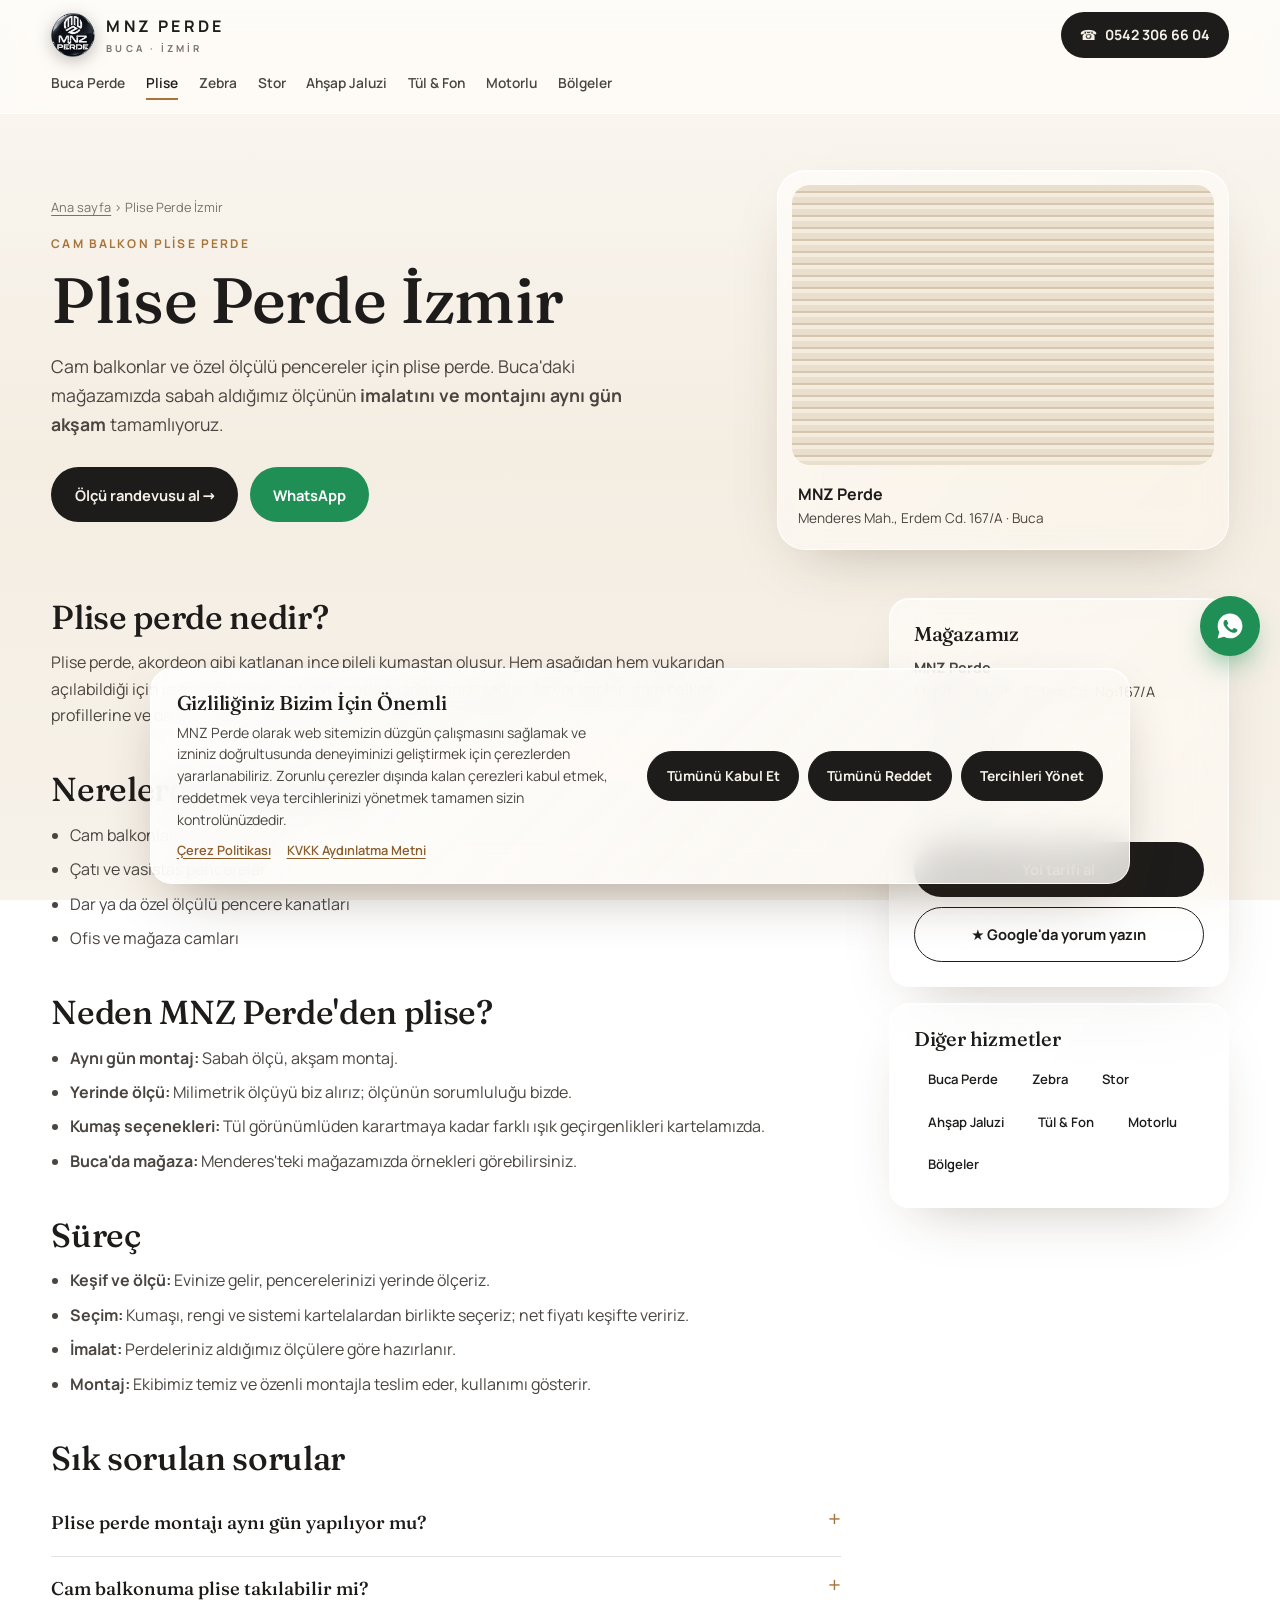
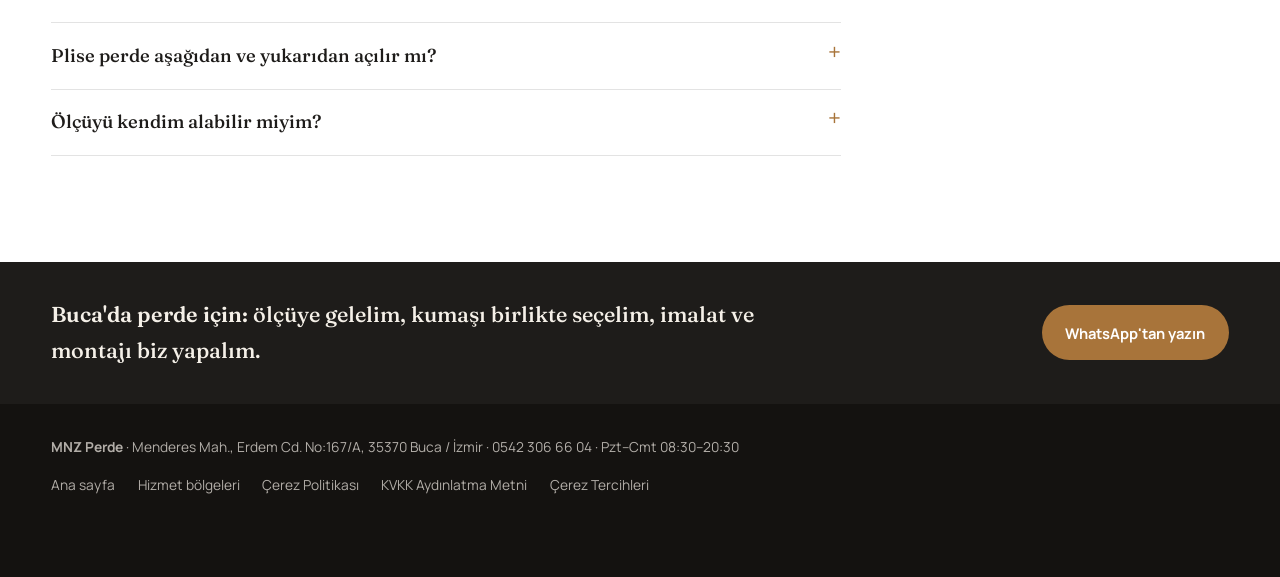
<file: plise-perde/index.html>
<!DOCTYPE html>
<html lang="tr">
<head>
<meta charset="UTF-8">
<meta name="viewport" content="width=device-width, initial-scale=1">
<title>Plise Perde İzmir | Cam Balkon Plise, Aynı Gün Montaj – MNZ Perde Buca</title>
<meta name="description" content="Buca ve İzmir&#x27;de özel ölçü plise perde: cam balkon ve pencereler için, aşağıdan ve yukarıdan açılabilir. Sabah ölçü, akşam montaj. MNZ Perde ☎ 0542 306 66 04">
<link rel="canonical" href="https://mnzperde.com/plise-perde/">
<meta name="robots" content="index,follow">
<meta property="og:type" content="website"><meta property="og:locale" content="tr_TR"><meta property="og:site_name" content="MNZ Perde">
<meta property="og:title" content="Plise Perde İzmir | Cam Balkon Plise, Aynı Gün Montaj – MNZ Perde Buca"><meta property="og:description" content="Buca ve İzmir&#x27;de özel ölçü plise perde: cam balkon ve pencereler için, aşağıdan ve yukarıdan açılabilir. Sabah ölçü, akşam montaj. MNZ Perde ☎ 0542 306 66 04"><meta property="og:url" content="https://mnzperde.com/plise-perde/">
<meta property="og:image" content="https://mnzperde.com/assets/hero-poster.jpg">
<link rel="icon" href="/favicon.ico" sizes="48x48"><link rel="icon" type="image/png" sizes="96x96" href="/favicon-96x96.png"><link rel="apple-touch-icon" href="/apple-touch-icon.png">
<meta name="theme-color" content="#1E1C1A">
<link rel="preload" href="/assets/fonts/fraunces-latin-500-normal.woff2" as="font" type="font/woff2" crossorigin>
<link rel="stylesheet" href="/assets/fonts.css"><link rel="stylesheet" href="/assets/consent.css"><link rel="stylesheet" href="/assets/page.css">
<script type="application/ld+json">[{"@context": "https://schema.org", "@type": "BreadcrumbList", "itemListElement": [{"@type": "ListItem", "position": 1, "name": "Ana sayfa", "item": "https://mnzperde.com/"}, {"@type": "ListItem", "position": 2, "name": "Plise Perde İzmir", "item": "https://mnzperde.com/plise-perde/"}]}, {"@context": "https://schema.org", "@type": "Service", "name": "Plise perde", "serviceType": "Plise perde", "url": "https://mnzperde.com/plise-perde/", "description": "Buca ve İzmir'de özel ölçü plise perde: cam balkon ve pencereler için, aşağıdan ve yukarıdan açılabilir. Sabah ölçü, akşam montaj. MNZ Perde ☎ 0542 306 66 04", "provider": {"@id": "https://mnzperde.com/#business", "@type": "HomeGoodsStore", "name": "MNZ Perde", "telephone": "+90 542 306 66 04", "address": {"@type": "PostalAddress", "streetAddress": "Menderes Mah., Erdem Cd. No:167/A", "addressLocality": "Buca", "addressRegion": "İzmir", "postalCode": "35370", "addressCountry": "TR"}}, "areaServed": [{"@type": "City", "name": "Buca"}, {"@type": "City", "name": "Karabağlar"}, {"@type": "City", "name": "Gaziemir"}, {"@type": "City", "name": "Bornova"}, {"@type": "City", "name": "Konak"}, {"@type": "City", "name": "İzmir"}]}, {"@context": "https://schema.org", "@type": "FAQPage", "mainEntity": [{"@type": "Question", "name": "Plise perde montajı aynı gün yapılıyor mu?", "acceptedAnswer": {"@type": "Answer", "text": "Evet, özel ölçü plise perdelerde sabah alınan ölçünün imalatı ve montajı aynı gün akşam tamamlanır. Kesin saat yoğunluğa göre randevuda belirlenir."}}, {"@type": "Question", "name": "Cam balkonuma plise takılabilir mi?", "acceptedAnswer": {"@type": "Answer", "text": "Çoğu cam balkon sistemine plise perde monte edilebilir. Profilinize uygun bağlantıyı keşifte yerinde belirliyoruz."}}, {"@type": "Question", "name": "Plise perde aşağıdan ve yukarıdan açılır mı?", "acceptedAnswer": {"@type": "Answer", "text": "Evet, çift yönlü sistemlerde perdeyi hem aşağıdan hem yukarıdan açarak ışığı ve mahremiyeti ayarlayabilirsiniz."}}, {"@type": "Question", "name": "Ölçüyü kendim alabilir miyim?", "acceptedAnswer": {"@type": "Answer", "text": "Alabilirsiniz, ancak plise sistemlerde birkaç milimetrelik hata perdenin çalışmasını etkiler. Bu yüzden ölçüyü yerinde bizim almamızı öneriyoruz."}}]}]</script>
</head>
<body>
<header class="top"><div class="wrap bar">
  <a class="logo" href="/"><img src="/assets/logo.webp" width="44" height="44" alt="MNZ Perde logosu"><span>MNZ PERDE<small>BUCA · İZMİR</small></span></a>
  <a class="btn btn-dark call" href="tel:+905423066604">☎ <span>0542 306 66 04</span></a>
</div><nav class="wrap subnav" aria-label="Hizmetler"><a href="/buca-perde/">Buca Perde</a><a href="/plise-perde/" aria-current="page">Plise</a><a href="/zebra-perde/">Zebra</a><a href="/stor-perde/">Stor</a><a href="/ahsap-jaluzi/">Ahşap Jaluzi</a><a href="/tul-fon-perde/">Tül &amp; Fon</a><a href="/motorlu-perde/">Motorlu</a><a href="/hizmet-bolgeleri/">Bölgeler</a></nav></header>
<main>
<section class="hero"><div class="wrap hero-grid">
  <div>
    <nav class="crumbs" aria-label="Breadcrumb"><a href="/">Ana sayfa</a> › <span>Plise Perde İzmir</span></nav>
    <span class="eyebrow">Cam balkon plise perde</span>
    <h1>Plise Perde İzmir</h1>
    <p class="lead">Cam balkonlar ve özel ölçülü pencereler için plise perde. Buca'daki mağazamızda sabah aldığımız ölçünün <b>imalatını ve montajını aynı gün akşam</b> tamamlıyoruz.</p>
    <div class="cta"><a class="btn btn-dark" href="/#iletisim">Ölçü randevusu al →</a><a class="btn btn-wa" href="https://wa.me/905423066604?text=Merhaba%20MNZ%20Perde%2C%20cam%20balkon%20i%C3%A7in%20plise%20perde%20hakk%C4%B1nda%20bilgi%20almak%20istiyorum." target="_blank" rel="noopener">WhatsApp</a></div>
  </div>
  <div class="visual glass"><div class="swatch p-plise"></div><div class="vcap"><b>MNZ Perde</b><span>Menderes Mah., Erdem Cd. 167/A · Buca</span></div></div>
</div></section>
<div class="wrap content">
  <div class="main-col"><section class="blk"><h2>Plise perde nedir?</h2><p>Plise perde, akordeon gibi katlanan ince pileli kumaştan oluşur. Hem aşağıdan hem yukarıdan açılabildiği için ışığı ve mahremiyeti aynı anda ayarlamanızı sağlar. Az yer kaplar; cam balkon profillerine ve dar pencere kanatlarına uygun şekilde monte edilir.</p></section><section class="blk"><h2>Nerelerde kullanılır?</h2><ul><li>Cam balkonlar ve kış bahçeleri</li><li>Çatı ve vasistas pencereler</li><li>Dar ya da özel ölçülü pencere kanatları</li><li>Ofis ve mağaza camları</li></ul></section><section class="blk"><h2>Neden MNZ Perde&#x27;den plise?</h2><ul><li><b>Aynı gün montaj:</b> Sabah ölçü, akşam montaj.</li><li><b>Yerinde ölçü:</b> Milimetrik ölçüyü biz alırız; ölçünün sorumluluğu bizde.</li><li><b>Kumaş seçenekleri:</b> Tül görünümlüden karartmaya kadar farklı ışık geçirgenlikleri kartelamızda.</li><li><b>Buca'da mağaza:</b> Menderes'teki mağazamızda örnekleri görebilirsiniz.</li></ul></section><section class="blk"><h2>Süreç</h2><ul><li><b>Keşif ve ölçü:</b> Evinize gelir, pencerelerinizi yerinde ölçeriz.</li><li><b>Seçim:</b> Kumaşı, rengi ve sistemi kartelalardan birlikte seçeriz; net fiyatı keşifte veririz.</li><li><b>İmalat:</b> Perdeleriniz aldığımız ölçülere göre hazırlanır.</li><li><b>Montaj:</b> Ekibimiz temiz ve özenli montajla teslim eder, kullanımı gösterir.</li></ul></section>
    <section class="blk"><h2>Sık sorulan sorular</h2><div class="faq"><details><summary>Plise perde montajı aynı gün yapılıyor mu?</summary><p>Evet, özel ölçü plise perdelerde sabah alınan ölçünün imalatı ve montajı aynı gün akşam tamamlanır. Kesin saat yoğunluğa göre randevuda belirlenir.</p></details><details><summary>Cam balkonuma plise takılabilir mi?</summary><p>Çoğu cam balkon sistemine plise perde monte edilebilir. Profilinize uygun bağlantıyı keşifte yerinde belirliyoruz.</p></details><details><summary>Plise perde aşağıdan ve yukarıdan açılır mı?</summary><p>Evet, çift yönlü sistemlerde perdeyi hem aşağıdan hem yukarıdan açarak ışığı ve mahremiyeti ayarlayabilirsiniz.</p></details><details><summary>Ölçüyü kendim alabilir miyim?</summary><p>Alabilirsiniz, ancak plise sistemlerde birkaç milimetrelik hata perdenin çalışmasını etkiler. Bu yüzden ölçüyü yerinde bizim almamızı öneriyoruz.</p></details></div></section>
  </div>
  <aside class="side">
    <div class="box glass"><h3>Mağazamız</h3><p><b>MNZ Perde</b><br>Menderes Mah., Erdem Cd. No:167/A<br>35370 Buca / İzmir</p>
      <p><a href="tel:+905423066604"><b>0542 306 66 04</b></a></p><p>Pzt – Cmt: 08:30 – 20:30<br>Pazar: kapalı</p>
      <a class="btn btn-dark full" href="https://www.google.com/maps/dir/?api=1&destination=MNZ+Perde&destination_place_id=ChIJuXHRw0XZuxQRnCc8f793rPI" target="_blank" rel="noopener">Yol tarifi al</a>
      <a class="btn btn-line full" href="https://search.google.com/local/writereview?placeid=ChIJuXHRw0XZuxQRnCc8f793rPI" target="_blank" rel="noopener">★ Google'da yorum yazın</a></div>
    <div class="box glass"><h3>Diğer hizmetler</h3><div class="rel"><a href="/buca-perde/">Buca Perde</a><a href="/zebra-perde/">Zebra</a><a href="/stor-perde/">Stor</a><a href="/ahsap-jaluzi/">Ahşap Jaluzi</a><a href="/tul-fon-perde/">Tül &amp; Fon</a><a href="/motorlu-perde/">Motorlu</a><a href="/hizmet-bolgeleri/">Bölgeler</a></div></div>
  </aside>
</div>
<section class="band"><div class="wrap band-in"><p><b>Buca'da perde için:</b> ölçüye gelelim, kumaşı birlikte seçelim, imalat ve montajı biz yapalım.</p>
<a class="btn btn-brass" href="https://wa.me/905423066604?text=Merhaba%20MNZ%20Perde%2C%20cam%20balkon%20i%C3%A7in%20plise%20perde%20hakk%C4%B1nda%20bilgi%20almak%20istiyorum." target="_blank" rel="noopener">WhatsApp'tan yazın</a></div></section>
</main>
<footer><div class="wrap foot">
  <div><b>MNZ Perde</b> · Menderes Mah., Erdem Cd. No:167/A, 35370 Buca / İzmir · <a href="tel:+905423066604">0542 306 66 04</a> · Pzt–Cmt 08:30–20:30</div>
  <div class="flinks"><a href="/">Ana sayfa</a><a href="/hizmet-bolgeleri/">Hizmet bölgeleri</a><a href="/cerez-politikasi.html">Çerez Politikası</a><a href="/kvkk-aydinlatma-metni.html">KVKK Aydınlatma Metni</a><a href="#" data-cc-open role="button">Çerez Tercihleri</a></div>
</div></footer>
<a class="wa-float" href="https://wa.me/905423066604?text=Merhaba%20MNZ%20Perde%2C%20cam%20balkon%20i%C3%A7in%20plise%20perde%20hakk%C4%B1nda%20bilgi%20almak%20istiyorum." target="_blank" rel="noopener" aria-label="WhatsApp ile yazın"><svg viewBox="0 0 24 24" width="30" height="30"><path fill="#fff" d="M12.04 2C6.58 2 2.13 6.45 2.13 11.91c0 1.75.46 3.45 1.32 4.95L2.05 22l5.25-1.38a9.9 9.9 0 0 0 4.74 1.21c5.46 0 9.91-4.45 9.91-9.91C21.95 6.45 17.5 2 12.04 2Zm5.8 14.06c-.24.68-1.42 1.31-1.95 1.36-.5.05-.97.23-3.28-.68-2.78-1.1-4.55-3.95-4.69-4.13-.13-.18-1.12-1.49-1.12-2.84s.71-2.01.96-2.29c.25-.27.55-.34.73-.34h.52c.17 0 .4-.06.62.47.24.56.8 1.94.87 2.08.07.14.12.3.02.48-.09.18-.14.3-.27.46-.14.16-.29.36-.41.48-.14.14-.28.29-.12.56.16.27.71 1.17 1.52 1.9 1.05.94 1.93 1.23 2.2 1.37.27.14.43.12.59-.07.16-.18.68-.8.86-1.07.18-.27.36-.23.61-.14.25.09 1.6.75 1.87.89.27.14.46.2.52.32.07.11.07.66-.17 1.33Z"/></svg></a>
<script src="/assets/consent.js"></script>
</body>
</html>
</file>
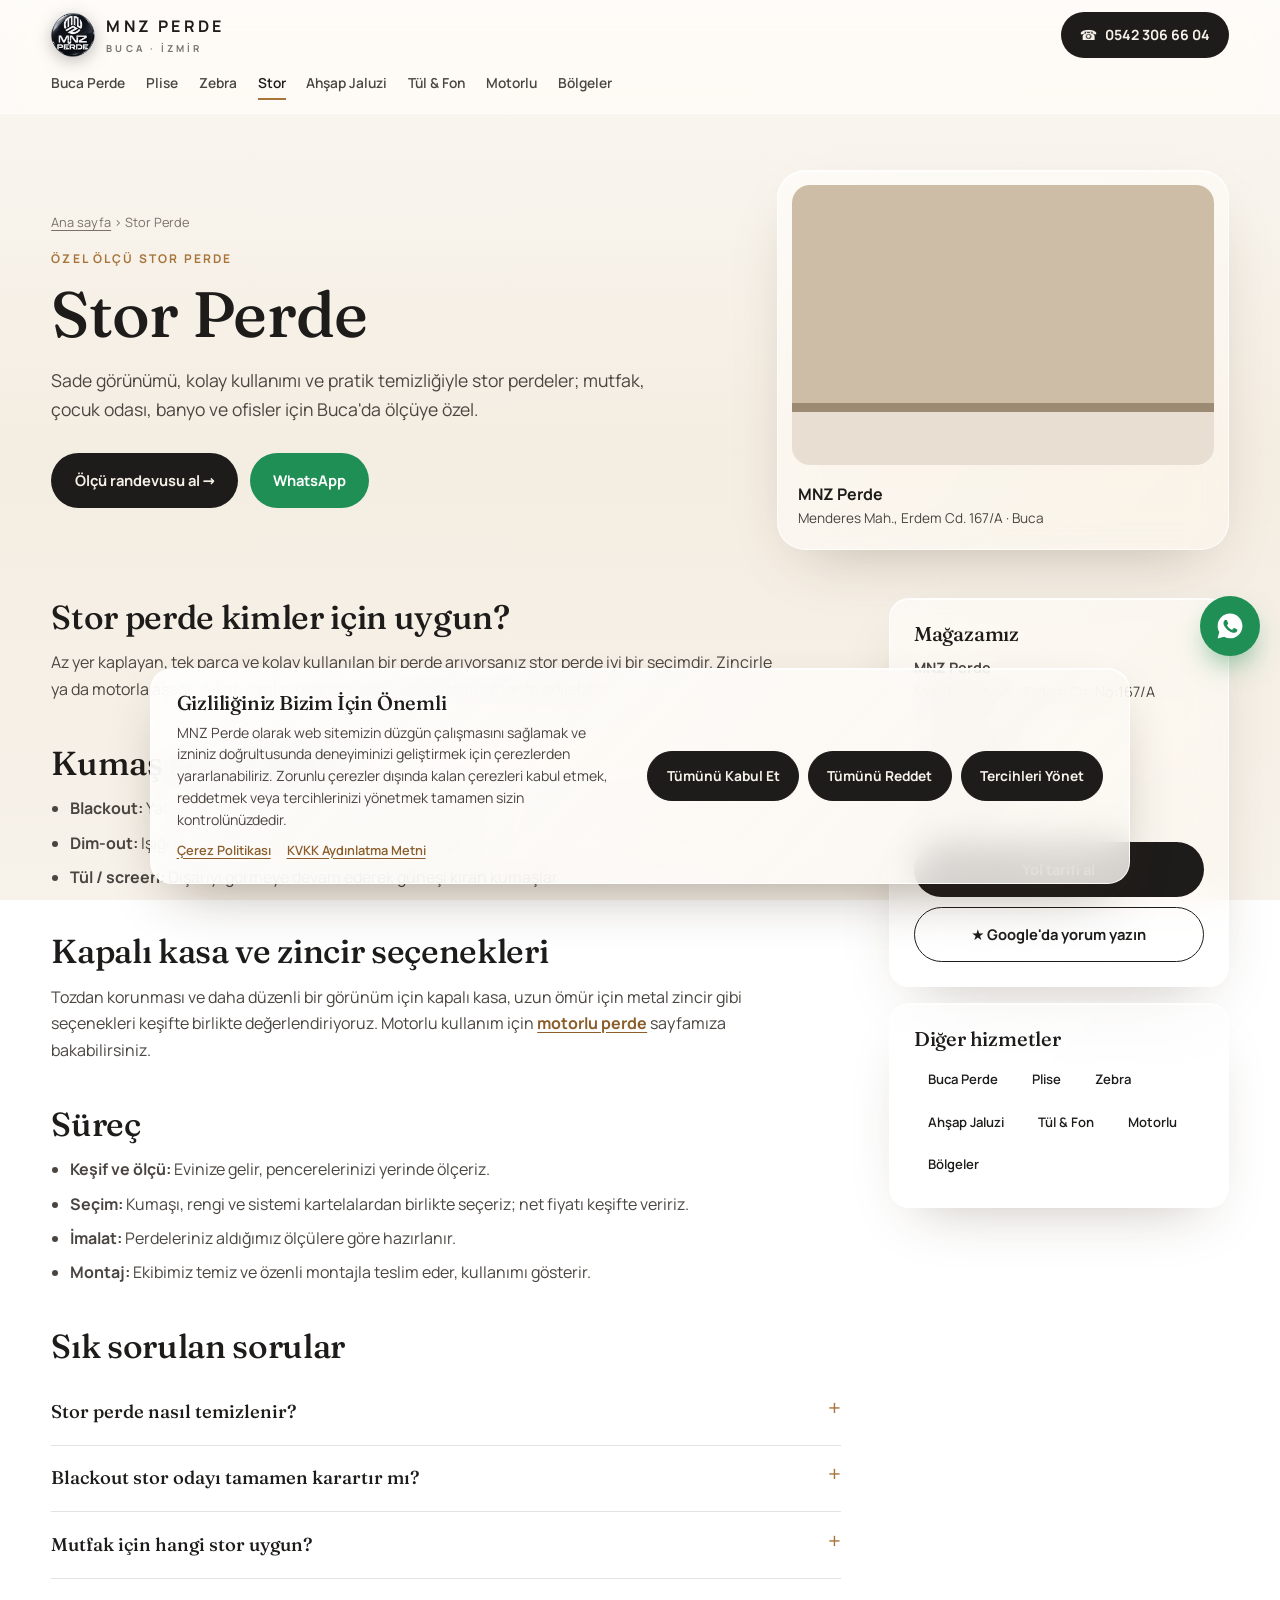
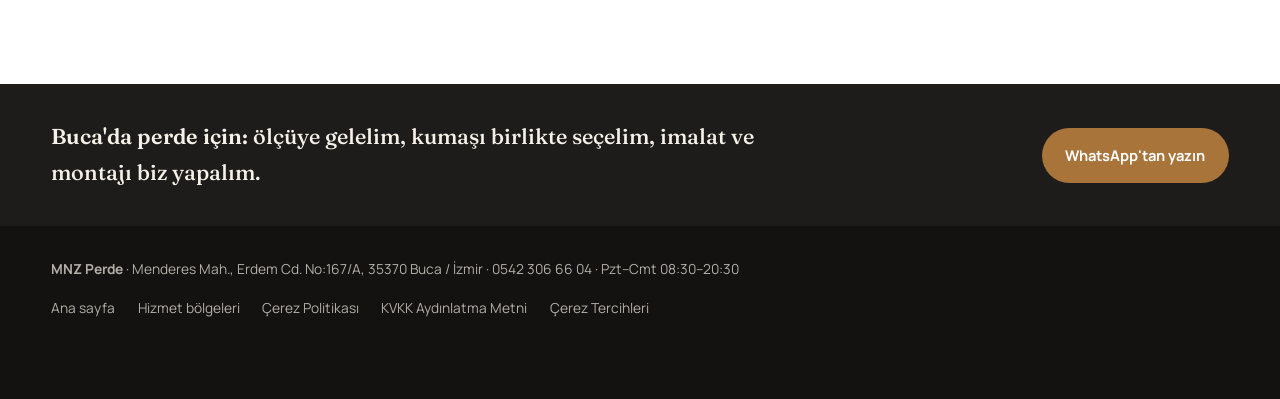
<file: stor-perde/index.html>
<!DOCTYPE html>
<html lang="tr">
<head>
<meta charset="UTF-8">
<meta name="viewport" content="width=device-width, initial-scale=1">
<title>Stor Perde Buca İzmir | Blackout ve Tül Stor – MNZ Perde</title>
<meta name="description" content="Buca&#x27;da özel ölçü stor perde: mutfak, çocuk odası ve ofis için sade, pratik ve kolay temizlenen storlar; blackout seçenekleri. MNZ Perde ☎ 0542 306 66 04">
<link rel="canonical" href="https://mnzperde.com/stor-perde/">
<meta name="robots" content="index,follow">
<meta property="og:type" content="website"><meta property="og:locale" content="tr_TR"><meta property="og:site_name" content="MNZ Perde">
<meta property="og:title" content="Stor Perde Buca İzmir | Blackout ve Tül Stor – MNZ Perde"><meta property="og:description" content="Buca&#x27;da özel ölçü stor perde: mutfak, çocuk odası ve ofis için sade, pratik ve kolay temizlenen storlar; blackout seçenekleri. MNZ Perde ☎ 0542 306 66 04"><meta property="og:url" content="https://mnzperde.com/stor-perde/">
<meta property="og:image" content="https://mnzperde.com/assets/hero-poster.jpg">
<link rel="icon" href="/favicon.ico" sizes="48x48"><link rel="icon" type="image/png" sizes="96x96" href="/favicon-96x96.png"><link rel="apple-touch-icon" href="/apple-touch-icon.png">
<meta name="theme-color" content="#1E1C1A">
<link rel="preload" href="/assets/fonts/fraunces-latin-500-normal.woff2" as="font" type="font/woff2" crossorigin>
<link rel="stylesheet" href="/assets/fonts.css"><link rel="stylesheet" href="/assets/consent.css"><link rel="stylesheet" href="/assets/page.css">
<script type="application/ld+json">[{"@context": "https://schema.org", "@type": "BreadcrumbList", "itemListElement": [{"@type": "ListItem", "position": 1, "name": "Ana sayfa", "item": "https://mnzperde.com/"}, {"@type": "ListItem", "position": 2, "name": "Stor Perde", "item": "https://mnzperde.com/stor-perde/"}]}, {"@context": "https://schema.org", "@type": "Service", "name": "Stor perde", "serviceType": "Stor perde", "url": "https://mnzperde.com/stor-perde/", "description": "Buca'da özel ölçü stor perde: mutfak, çocuk odası ve ofis için sade, pratik ve kolay temizlenen storlar; blackout seçenekleri. MNZ Perde ☎ 0542 306 66 04", "provider": {"@id": "https://mnzperde.com/#business", "@type": "HomeGoodsStore", "name": "MNZ Perde", "telephone": "+90 542 306 66 04", "address": {"@type": "PostalAddress", "streetAddress": "Menderes Mah., Erdem Cd. No:167/A", "addressLocality": "Buca", "addressRegion": "İzmir", "postalCode": "35370", "addressCountry": "TR"}}, "areaServed": [{"@type": "City", "name": "Buca"}, {"@type": "City", "name": "Karabağlar"}, {"@type": "City", "name": "Gaziemir"}, {"@type": "City", "name": "Bornova"}, {"@type": "City", "name": "Konak"}, {"@type": "City", "name": "İzmir"}]}, {"@context": "https://schema.org", "@type": "FAQPage", "mainEntity": [{"@type": "Question", "name": "Stor perde nasıl temizlenir?", "acceptedAnswer": {"@type": "Answer", "text": "Kumaşın türüne göre değişir; çoğu stor perde nemli bezle silinerek temizlenebilir. Kumaşınıza uygun bakım bilgisini teslimde veriyoruz."}}, {"@type": "Question", "name": "Blackout stor odayı tamamen karartır mı?", "acceptedAnswer": {"@type": "Answer", "text": "Blackout kumaş ışığı büyük ölçüde keser. Kenarlardan sızmayı azaltmak için doğru montaj tipini keşifte birlikte belirliyoruz."}}, {"@type": "Question", "name": "Mutfak için hangi stor uygun?", "acceptedAnswer": {"@type": "Answer", "text": "Mutfaklarda silinebilir, leke tutmayan kumaşlar tercih edilir. Uygun seçenekleri kartelamızda gösteriyoruz."}}]}]</script>
</head>
<body>
<header class="top"><div class="wrap bar">
  <a class="logo" href="/"><img src="/assets/logo.webp" width="44" height="44" alt="MNZ Perde logosu"><span>MNZ PERDE<small>BUCA · İZMİR</small></span></a>
  <a class="btn btn-dark call" href="tel:+905423066604">☎ <span>0542 306 66 04</span></a>
</div><nav class="wrap subnav" aria-label="Hizmetler"><a href="/buca-perde/">Buca Perde</a><a href="/plise-perde/">Plise</a><a href="/zebra-perde/">Zebra</a><a href="/stor-perde/" aria-current="page">Stor</a><a href="/ahsap-jaluzi/">Ahşap Jaluzi</a><a href="/tul-fon-perde/">Tül &amp; Fon</a><a href="/motorlu-perde/">Motorlu</a><a href="/hizmet-bolgeleri/">Bölgeler</a></nav></header>
<main>
<section class="hero"><div class="wrap hero-grid">
  <div>
    <nav class="crumbs" aria-label="Breadcrumb"><a href="/">Ana sayfa</a> › <span>Stor Perde</span></nav>
    <span class="eyebrow">Özel ölçü stor perde</span>
    <h1>Stor Perde</h1>
    <p class="lead">Sade görünümü, kolay kullanımı ve pratik temizliğiyle stor perdeler; mutfak, çocuk odası, banyo ve ofisler için Buca'da ölçüye özel.</p>
    <div class="cta"><a class="btn btn-dark" href="/#iletisim">Ölçü randevusu al →</a><a class="btn btn-wa" href="https://wa.me/905423066604?text=Merhaba%20MNZ%20Perde%2C%20stor%20perde%20hakk%C4%B1nda%20bilgi%20almak%20istiyorum." target="_blank" rel="noopener">WhatsApp</a></div>
  </div>
  <div class="visual glass"><div class="swatch p-stor"></div><div class="vcap"><b>MNZ Perde</b><span>Menderes Mah., Erdem Cd. 167/A · Buca</span></div></div>
</div></section>
<div class="wrap content">
  <div class="main-col"><section class="blk"><h2>Stor perde kimler için uygun?</h2><p>Az yer kaplayan, tek parça ve kolay kullanılan bir perde arıyorsanız stor perde iyi bir seçimdir. Zincirle ya da motorla aşağı-yukarı sarılır; pencere içine veya üstüne monte edilebilir.</p></section><section class="blk"><h2>Kumaş seçenekleri</h2><ul><li><b>Blackout:</b> Yatak odaları ve ev sinemaları için tam karartma</li><li><b>Dim-out:</b> Işığı azaltan, oda aydınlığını koruyan kumaşlar</li><li><b>Tül / screen:</b> Dışarıyı görmeye devam ederek güneşi kıran kumaşlar</li></ul></section><section class="blk"><h2>Kapalı kasa ve zincir seçenekleri</h2><p>Tozdan korunması ve daha düzenli bir görünüm için kapalı kasa, uzun ömür için metal zincir gibi seçenekleri keşifte birlikte değerlendiriyoruz. Motorlu kullanım için <a href="/motorlu-perde/">motorlu perde</a> sayfamıza bakabilirsiniz.</p></section><section class="blk"><h2>Süreç</h2><ul><li><b>Keşif ve ölçü:</b> Evinize gelir, pencerelerinizi yerinde ölçeriz.</li><li><b>Seçim:</b> Kumaşı, rengi ve sistemi kartelalardan birlikte seçeriz; net fiyatı keşifte veririz.</li><li><b>İmalat:</b> Perdeleriniz aldığımız ölçülere göre hazırlanır.</li><li><b>Montaj:</b> Ekibimiz temiz ve özenli montajla teslim eder, kullanımı gösterir.</li></ul></section>
    <section class="blk"><h2>Sık sorulan sorular</h2><div class="faq"><details><summary>Stor perde nasıl temizlenir?</summary><p>Kumaşın türüne göre değişir; çoğu stor perde nemli bezle silinerek temizlenebilir. Kumaşınıza uygun bakım bilgisini teslimde veriyoruz.</p></details><details><summary>Blackout stor odayı tamamen karartır mı?</summary><p>Blackout kumaş ışığı büyük ölçüde keser. Kenarlardan sızmayı azaltmak için doğru montaj tipini keşifte birlikte belirliyoruz.</p></details><details><summary>Mutfak için hangi stor uygun?</summary><p>Mutfaklarda silinebilir, leke tutmayan kumaşlar tercih edilir. Uygun seçenekleri kartelamızda gösteriyoruz.</p></details></div></section>
  </div>
  <aside class="side">
    <div class="box glass"><h3>Mağazamız</h3><p><b>MNZ Perde</b><br>Menderes Mah., Erdem Cd. No:167/A<br>35370 Buca / İzmir</p>
      <p><a href="tel:+905423066604"><b>0542 306 66 04</b></a></p><p>Pzt – Cmt: 08:30 – 20:30<br>Pazar: kapalı</p>
      <a class="btn btn-dark full" href="https://www.google.com/maps/dir/?api=1&destination=MNZ+Perde&destination_place_id=ChIJuXHRw0XZuxQRnCc8f793rPI" target="_blank" rel="noopener">Yol tarifi al</a>
      <a class="btn btn-line full" href="https://search.google.com/local/writereview?placeid=ChIJuXHRw0XZuxQRnCc8f793rPI" target="_blank" rel="noopener">★ Google'da yorum yazın</a></div>
    <div class="box glass"><h3>Diğer hizmetler</h3><div class="rel"><a href="/buca-perde/">Buca Perde</a><a href="/plise-perde/">Plise</a><a href="/zebra-perde/">Zebra</a><a href="/ahsap-jaluzi/">Ahşap Jaluzi</a><a href="/tul-fon-perde/">Tül &amp; Fon</a><a href="/motorlu-perde/">Motorlu</a><a href="/hizmet-bolgeleri/">Bölgeler</a></div></div>
  </aside>
</div>
<section class="band"><div class="wrap band-in"><p><b>Buca'da perde için:</b> ölçüye gelelim, kumaşı birlikte seçelim, imalat ve montajı biz yapalım.</p>
<a class="btn btn-brass" href="https://wa.me/905423066604?text=Merhaba%20MNZ%20Perde%2C%20stor%20perde%20hakk%C4%B1nda%20bilgi%20almak%20istiyorum." target="_blank" rel="noopener">WhatsApp'tan yazın</a></div></section>
</main>
<footer><div class="wrap foot">
  <div><b>MNZ Perde</b> · Menderes Mah., Erdem Cd. No:167/A, 35370 Buca / İzmir · <a href="tel:+905423066604">0542 306 66 04</a> · Pzt–Cmt 08:30–20:30</div>
  <div class="flinks"><a href="/">Ana sayfa</a><a href="/hizmet-bolgeleri/">Hizmet bölgeleri</a><a href="/cerez-politikasi.html">Çerez Politikası</a><a href="/kvkk-aydinlatma-metni.html">KVKK Aydınlatma Metni</a><a href="#" data-cc-open role="button">Çerez Tercihleri</a></div>
</div></footer>
<a class="wa-float" href="https://wa.me/905423066604?text=Merhaba%20MNZ%20Perde%2C%20stor%20perde%20hakk%C4%B1nda%20bilgi%20almak%20istiyorum." target="_blank" rel="noopener" aria-label="WhatsApp ile yazın"><svg viewBox="0 0 24 24" width="30" height="30"><path fill="#fff" d="M12.04 2C6.58 2 2.13 6.45 2.13 11.91c0 1.75.46 3.45 1.32 4.95L2.05 22l5.25-1.38a9.9 9.9 0 0 0 4.74 1.21c5.46 0 9.91-4.45 9.91-9.91C21.95 6.45 17.5 2 12.04 2Zm5.8 14.06c-.24.68-1.42 1.31-1.95 1.36-.5.05-.97.23-3.28-.68-2.78-1.1-4.55-3.95-4.69-4.13-.13-.18-1.12-1.49-1.12-2.84s.71-2.01.96-2.29c.25-.27.55-.34.73-.34h.52c.17 0 .4-.06.62.47.24.56.8 1.94.87 2.08.07.14.12.3.02.48-.09.18-.14.3-.27.46-.14.16-.29.36-.41.48-.14.14-.28.29-.12.56.16.27.71 1.17 1.52 1.9 1.05.94 1.93 1.23 2.2 1.37.27.14.43.12.59-.07.16-.18.68-.8.86-1.07.18-.27.36-.23.61-.14.25.09 1.6.75 1.87.89.27.14.46.2.52.32.07.11.07.66-.17 1.33Z"/></svg></a>
<script src="/assets/consent.js"></script>
</body>
</html>
</file>
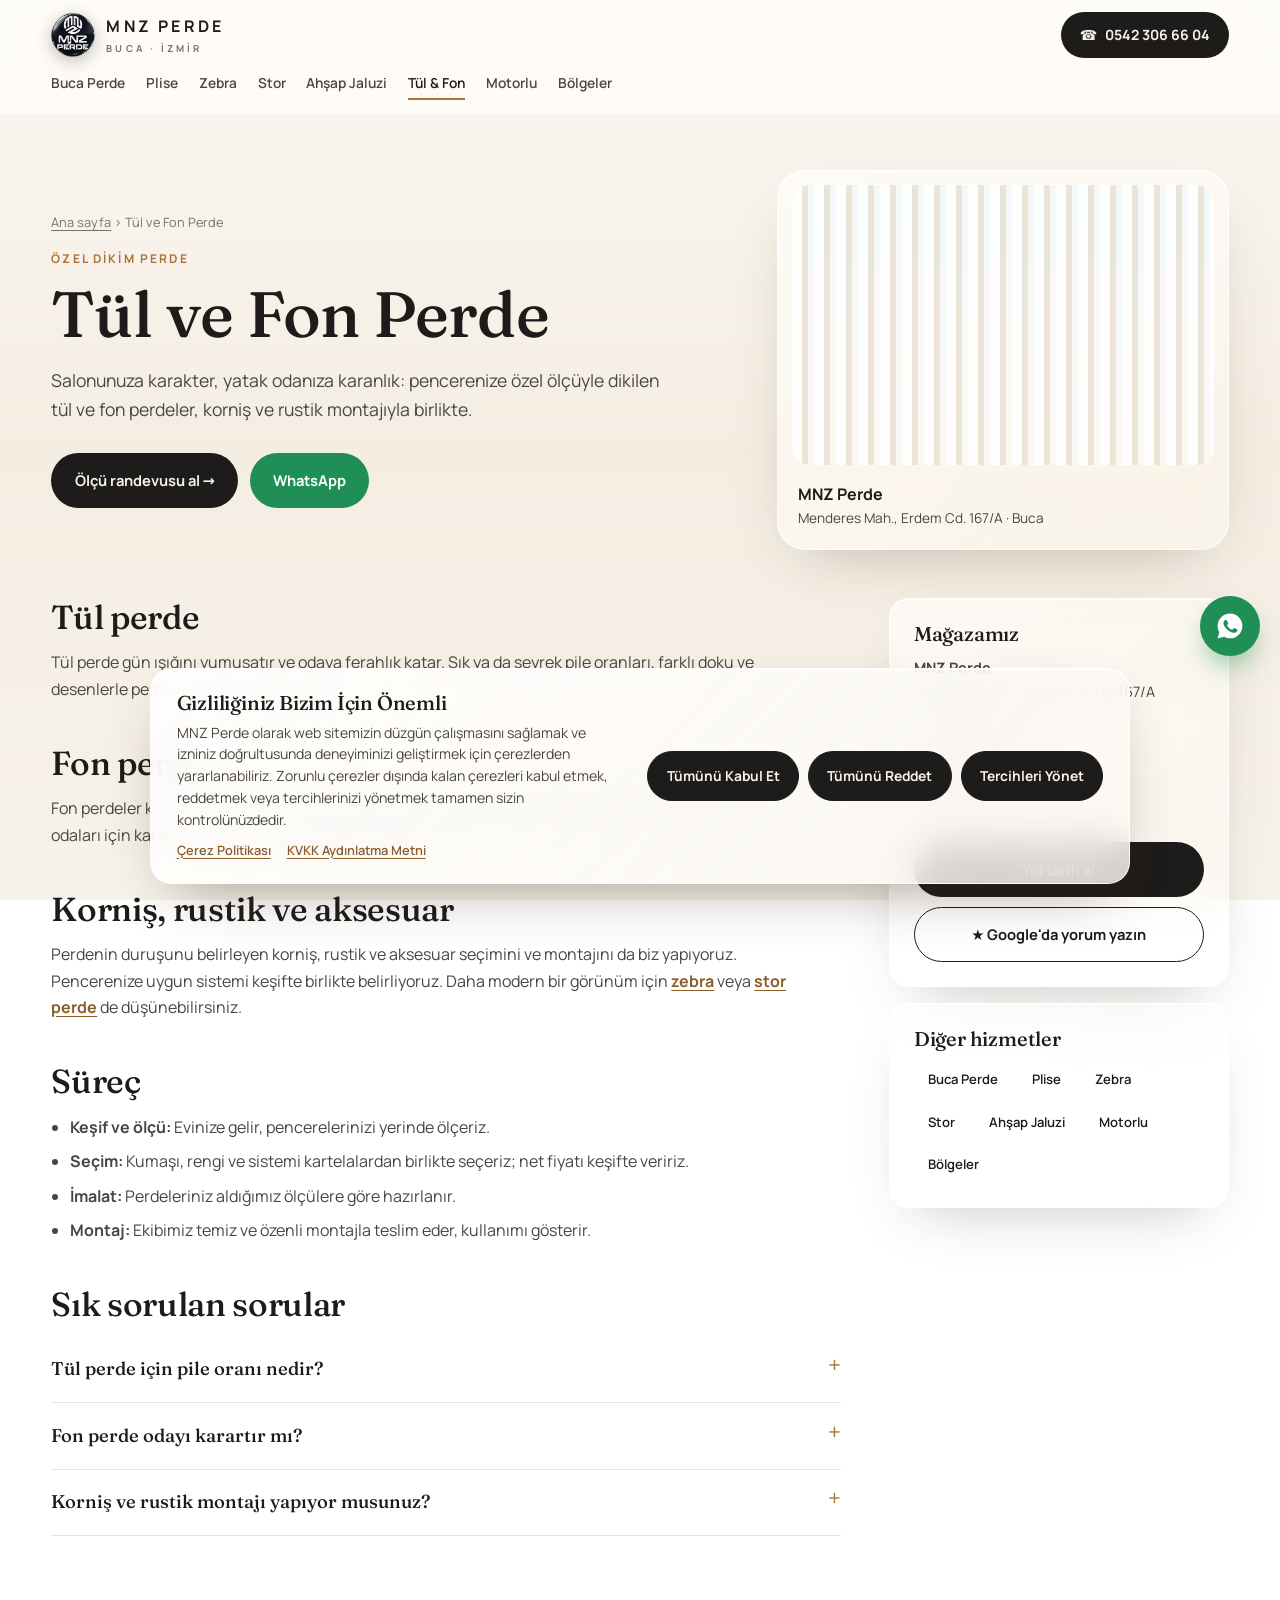
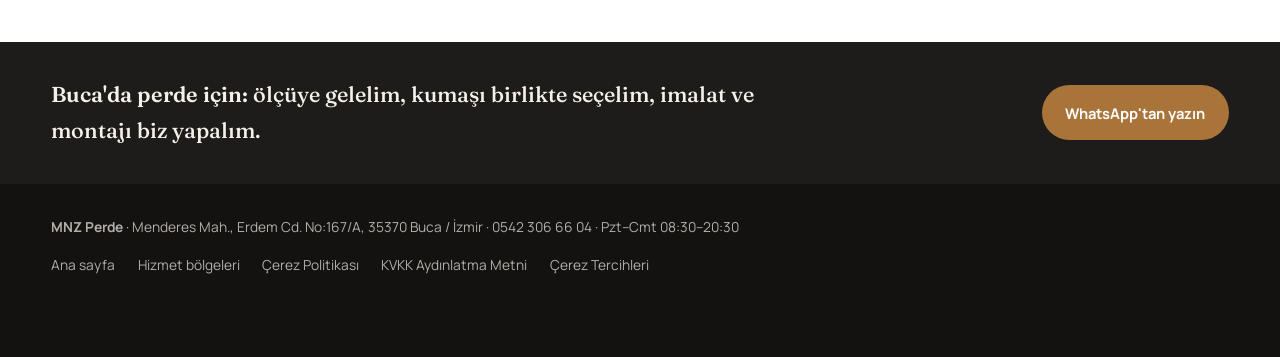
<file: tul-fon-perde/index.html>
<!DOCTYPE html>
<html lang="tr">
<head>
<meta charset="UTF-8">
<meta name="viewport" content="width=device-width, initial-scale=1">
<title>Tül ve Fon Perde Buca İzmir | Özel Dikim Perde – MNZ Perde</title>
<meta name="description" content="Buca&#x27;da özel dikim tül ve fon perde: keten, kadife ve blackout kumaşlar, pile seçenekleri, korniş ve rustik montajı. MNZ Perde ☎ 0542 306 66 04">
<link rel="canonical" href="https://mnzperde.com/tul-fon-perde/">
<meta name="robots" content="index,follow">
<meta property="og:type" content="website"><meta property="og:locale" content="tr_TR"><meta property="og:site_name" content="MNZ Perde">
<meta property="og:title" content="Tül ve Fon Perde Buca İzmir | Özel Dikim Perde – MNZ Perde"><meta property="og:description" content="Buca&#x27;da özel dikim tül ve fon perde: keten, kadife ve blackout kumaşlar, pile seçenekleri, korniş ve rustik montajı. MNZ Perde ☎ 0542 306 66 04"><meta property="og:url" content="https://mnzperde.com/tul-fon-perde/">
<meta property="og:image" content="https://mnzperde.com/assets/hero-poster.jpg">
<link rel="icon" href="/favicon.ico" sizes="48x48"><link rel="icon" type="image/png" sizes="96x96" href="/favicon-96x96.png"><link rel="apple-touch-icon" href="/apple-touch-icon.png">
<meta name="theme-color" content="#1E1C1A">
<link rel="preload" href="/assets/fonts/fraunces-latin-500-normal.woff2" as="font" type="font/woff2" crossorigin>
<link rel="stylesheet" href="/assets/fonts.css"><link rel="stylesheet" href="/assets/consent.css"><link rel="stylesheet" href="/assets/page.css">
<script type="application/ld+json">[{"@context": "https://schema.org", "@type": "BreadcrumbList", "itemListElement": [{"@type": "ListItem", "position": 1, "name": "Ana sayfa", "item": "https://mnzperde.com/"}, {"@type": "ListItem", "position": 2, "name": "Tül ve Fon Perde", "item": "https://mnzperde.com/tul-fon-perde/"}]}, {"@context": "https://schema.org", "@type": "Service", "name": "Tül ve fon perde", "serviceType": "Tül ve fon perde", "url": "https://mnzperde.com/tul-fon-perde/", "description": "Buca'da özel dikim tül ve fon perde: keten, kadife ve blackout kumaşlar, pile seçenekleri, korniş ve rustik montajı. MNZ Perde ☎ 0542 306 66 04", "provider": {"@id": "https://mnzperde.com/#business", "@type": "HomeGoodsStore", "name": "MNZ Perde", "telephone": "+90 542 306 66 04", "address": {"@type": "PostalAddress", "streetAddress": "Menderes Mah., Erdem Cd. No:167/A", "addressLocality": "Buca", "addressRegion": "İzmir", "postalCode": "35370", "addressCountry": "TR"}}, "areaServed": [{"@type": "City", "name": "Buca"}, {"@type": "City", "name": "Karabağlar"}, {"@type": "City", "name": "Gaziemir"}, {"@type": "City", "name": "Bornova"}, {"@type": "City", "name": "Konak"}, {"@type": "City", "name": "İzmir"}]}, {"@context": "https://schema.org", "@type": "FAQPage", "mainEntity": [{"@type": "Question", "name": "Tül perde için pile oranı nedir?", "acceptedAnswer": {"@type": "Answer", "text": "Pile oranı, perde kumaşının pencere genişliğine göre ne kadar bolluk payıyla dikileceğini belirler. Daha dolgun bir görünüm için daha yüksek oran seçilir; uygun oranı kumaşa göre birlikte belirliyoruz."}}, {"@type": "Question", "name": "Fon perde odayı karartır mı?", "acceptedAnswer": {"@type": "Answer", "text": "Blackout astarlı fon perdeler ışığı büyük ölçüde keser. Yatak odaları için bu seçeneği öneriyoruz."}}, {"@type": "Question", "name": "Korniş ve rustik montajı yapıyor musunuz?", "acceptedAnswer": {"@type": "Answer", "text": "Evet, korniş ve rustik seçimini, ölçüsünü ve montajını biz yapıyoruz."}}]}]</script>
</head>
<body>
<header class="top"><div class="wrap bar">
  <a class="logo" href="/"><img src="/assets/logo.webp" width="44" height="44" alt="MNZ Perde logosu"><span>MNZ PERDE<small>BUCA · İZMİR</small></span></a>
  <a class="btn btn-dark call" href="tel:+905423066604">☎ <span>0542 306 66 04</span></a>
</div><nav class="wrap subnav" aria-label="Hizmetler"><a href="/buca-perde/">Buca Perde</a><a href="/plise-perde/">Plise</a><a href="/zebra-perde/">Zebra</a><a href="/stor-perde/">Stor</a><a href="/ahsap-jaluzi/">Ahşap Jaluzi</a><a href="/tul-fon-perde/" aria-current="page">Tül &amp; Fon</a><a href="/motorlu-perde/">Motorlu</a><a href="/hizmet-bolgeleri/">Bölgeler</a></nav></header>
<main>
<section class="hero"><div class="wrap hero-grid">
  <div>
    <nav class="crumbs" aria-label="Breadcrumb"><a href="/">Ana sayfa</a> › <span>Tül ve Fon Perde</span></nav>
    <span class="eyebrow">Özel dikim perde</span>
    <h1>Tül ve Fon Perde</h1>
    <p class="lead">Salonunuza karakter, yatak odanıza karanlık: pencerenize özel ölçüyle dikilen tül ve fon perdeler, korniş ve rustik montajıyla birlikte.</p>
    <div class="cta"><a class="btn btn-dark" href="/#iletisim">Ölçü randevusu al →</a><a class="btn btn-wa" href="https://wa.me/905423066604?text=Merhaba%20MNZ%20Perde%2C%20t%C3%BCl%20ve%20fon%20perde%20hakk%C4%B1nda%20bilgi%20almak%20istiyorum." target="_blank" rel="noopener">WhatsApp</a></div>
  </div>
  <div class="visual glass"><div class="swatch p-tul"></div><div class="vcap"><b>MNZ Perde</b><span>Menderes Mah., Erdem Cd. 167/A · Buca</span></div></div>
</div></section>
<div class="wrap content">
  <div class="main-col"><section class="blk"><h2>Tül perde</h2><p>Tül perde gün ışığını yumuşatır ve odaya ferahlık katar. Sık ya da seyrek pile oranları, farklı doku ve desenlerle pencerenize göre dikiyoruz.</p></section><section class="blk"><h2>Fon perde</h2><p>Fon perdeler keten, kadife, saten ve blackout gibi kumaşlarla hem dekoratif hem işlevseldir. Yatak odaları için karartma özellikli fon perdeler öneriyoruz.</p></section><section class="blk"><h2>Korniş, rustik ve aksesuar</h2><p>Perdenin duruşunu belirleyen korniş, rustik ve aksesuar seçimini ve montajını da biz yapıyoruz. Pencerenize uygun sistemi keşifte birlikte belirliyoruz. Daha modern bir görünüm için <a href="/zebra-perde/">zebra</a> veya <a href="/stor-perde/">stor perde</a> de düşünebilirsiniz.</p></section><section class="blk"><h2>Süreç</h2><ul><li><b>Keşif ve ölçü:</b> Evinize gelir, pencerelerinizi yerinde ölçeriz.</li><li><b>Seçim:</b> Kumaşı, rengi ve sistemi kartelalardan birlikte seçeriz; net fiyatı keşifte veririz.</li><li><b>İmalat:</b> Perdeleriniz aldığımız ölçülere göre hazırlanır.</li><li><b>Montaj:</b> Ekibimiz temiz ve özenli montajla teslim eder, kullanımı gösterir.</li></ul></section>
    <section class="blk"><h2>Sık sorulan sorular</h2><div class="faq"><details><summary>Tül perde için pile oranı nedir?</summary><p>Pile oranı, perde kumaşının pencere genişliğine göre ne kadar bolluk payıyla dikileceğini belirler. Daha dolgun bir görünüm için daha yüksek oran seçilir; uygun oranı kumaşa göre birlikte belirliyoruz.</p></details><details><summary>Fon perde odayı karartır mı?</summary><p>Blackout astarlı fon perdeler ışığı büyük ölçüde keser. Yatak odaları için bu seçeneği öneriyoruz.</p></details><details><summary>Korniş ve rustik montajı yapıyor musunuz?</summary><p>Evet, korniş ve rustik seçimini, ölçüsünü ve montajını biz yapıyoruz.</p></details></div></section>
  </div>
  <aside class="side">
    <div class="box glass"><h3>Mağazamız</h3><p><b>MNZ Perde</b><br>Menderes Mah., Erdem Cd. No:167/A<br>35370 Buca / İzmir</p>
      <p><a href="tel:+905423066604"><b>0542 306 66 04</b></a></p><p>Pzt – Cmt: 08:30 – 20:30<br>Pazar: kapalı</p>
      <a class="btn btn-dark full" href="https://www.google.com/maps/dir/?api=1&destination=MNZ+Perde&destination_place_id=ChIJuXHRw0XZuxQRnCc8f793rPI" target="_blank" rel="noopener">Yol tarifi al</a>
      <a class="btn btn-line full" href="https://search.google.com/local/writereview?placeid=ChIJuXHRw0XZuxQRnCc8f793rPI" target="_blank" rel="noopener">★ Google'da yorum yazın</a></div>
    <div class="box glass"><h3>Diğer hizmetler</h3><div class="rel"><a href="/buca-perde/">Buca Perde</a><a href="/plise-perde/">Plise</a><a href="/zebra-perde/">Zebra</a><a href="/stor-perde/">Stor</a><a href="/ahsap-jaluzi/">Ahşap Jaluzi</a><a href="/motorlu-perde/">Motorlu</a><a href="/hizmet-bolgeleri/">Bölgeler</a></div></div>
  </aside>
</div>
<section class="band"><div class="wrap band-in"><p><b>Buca'da perde için:</b> ölçüye gelelim, kumaşı birlikte seçelim, imalat ve montajı biz yapalım.</p>
<a class="btn btn-brass" href="https://wa.me/905423066604?text=Merhaba%20MNZ%20Perde%2C%20t%C3%BCl%20ve%20fon%20perde%20hakk%C4%B1nda%20bilgi%20almak%20istiyorum." target="_blank" rel="noopener">WhatsApp'tan yazın</a></div></section>
</main>
<footer><div class="wrap foot">
  <div><b>MNZ Perde</b> · Menderes Mah., Erdem Cd. No:167/A, 35370 Buca / İzmir · <a href="tel:+905423066604">0542 306 66 04</a> · Pzt–Cmt 08:30–20:30</div>
  <div class="flinks"><a href="/">Ana sayfa</a><a href="/hizmet-bolgeleri/">Hizmet bölgeleri</a><a href="/cerez-politikasi.html">Çerez Politikası</a><a href="/kvkk-aydinlatma-metni.html">KVKK Aydınlatma Metni</a><a href="#" data-cc-open role="button">Çerez Tercihleri</a></div>
</div></footer>
<a class="wa-float" href="https://wa.me/905423066604?text=Merhaba%20MNZ%20Perde%2C%20t%C3%BCl%20ve%20fon%20perde%20hakk%C4%B1nda%20bilgi%20almak%20istiyorum." target="_blank" rel="noopener" aria-label="WhatsApp ile yazın"><svg viewBox="0 0 24 24" width="30" height="30"><path fill="#fff" d="M12.04 2C6.58 2 2.13 6.45 2.13 11.91c0 1.75.46 3.45 1.32 4.95L2.05 22l5.25-1.38a9.9 9.9 0 0 0 4.74 1.21c5.46 0 9.91-4.45 9.91-9.91C21.95 6.45 17.5 2 12.04 2Zm5.8 14.06c-.24.68-1.42 1.31-1.95 1.36-.5.05-.97.23-3.28-.68-2.78-1.1-4.55-3.95-4.69-4.13-.13-.18-1.12-1.49-1.12-2.84s.71-2.01.96-2.29c.25-.27.55-.34.73-.34h.52c.17 0 .4-.06.62.47.24.56.8 1.94.87 2.08.07.14.12.3.02.48-.09.18-.14.3-.27.46-.14.16-.29.36-.41.48-.14.14-.28.29-.12.56.16.27.71 1.17 1.52 1.9 1.05.94 1.93 1.23 2.2 1.37.27.14.43.12.59-.07.16-.18.68-.8.86-1.07.18-.27.36-.23.61-.14.25.09 1.6.75 1.87.89.27.14.46.2.52.32.07.11.07.66-.17 1.33Z"/></svg></a>
<script src="/assets/consent.js"></script>
</body>
</html>
</file>
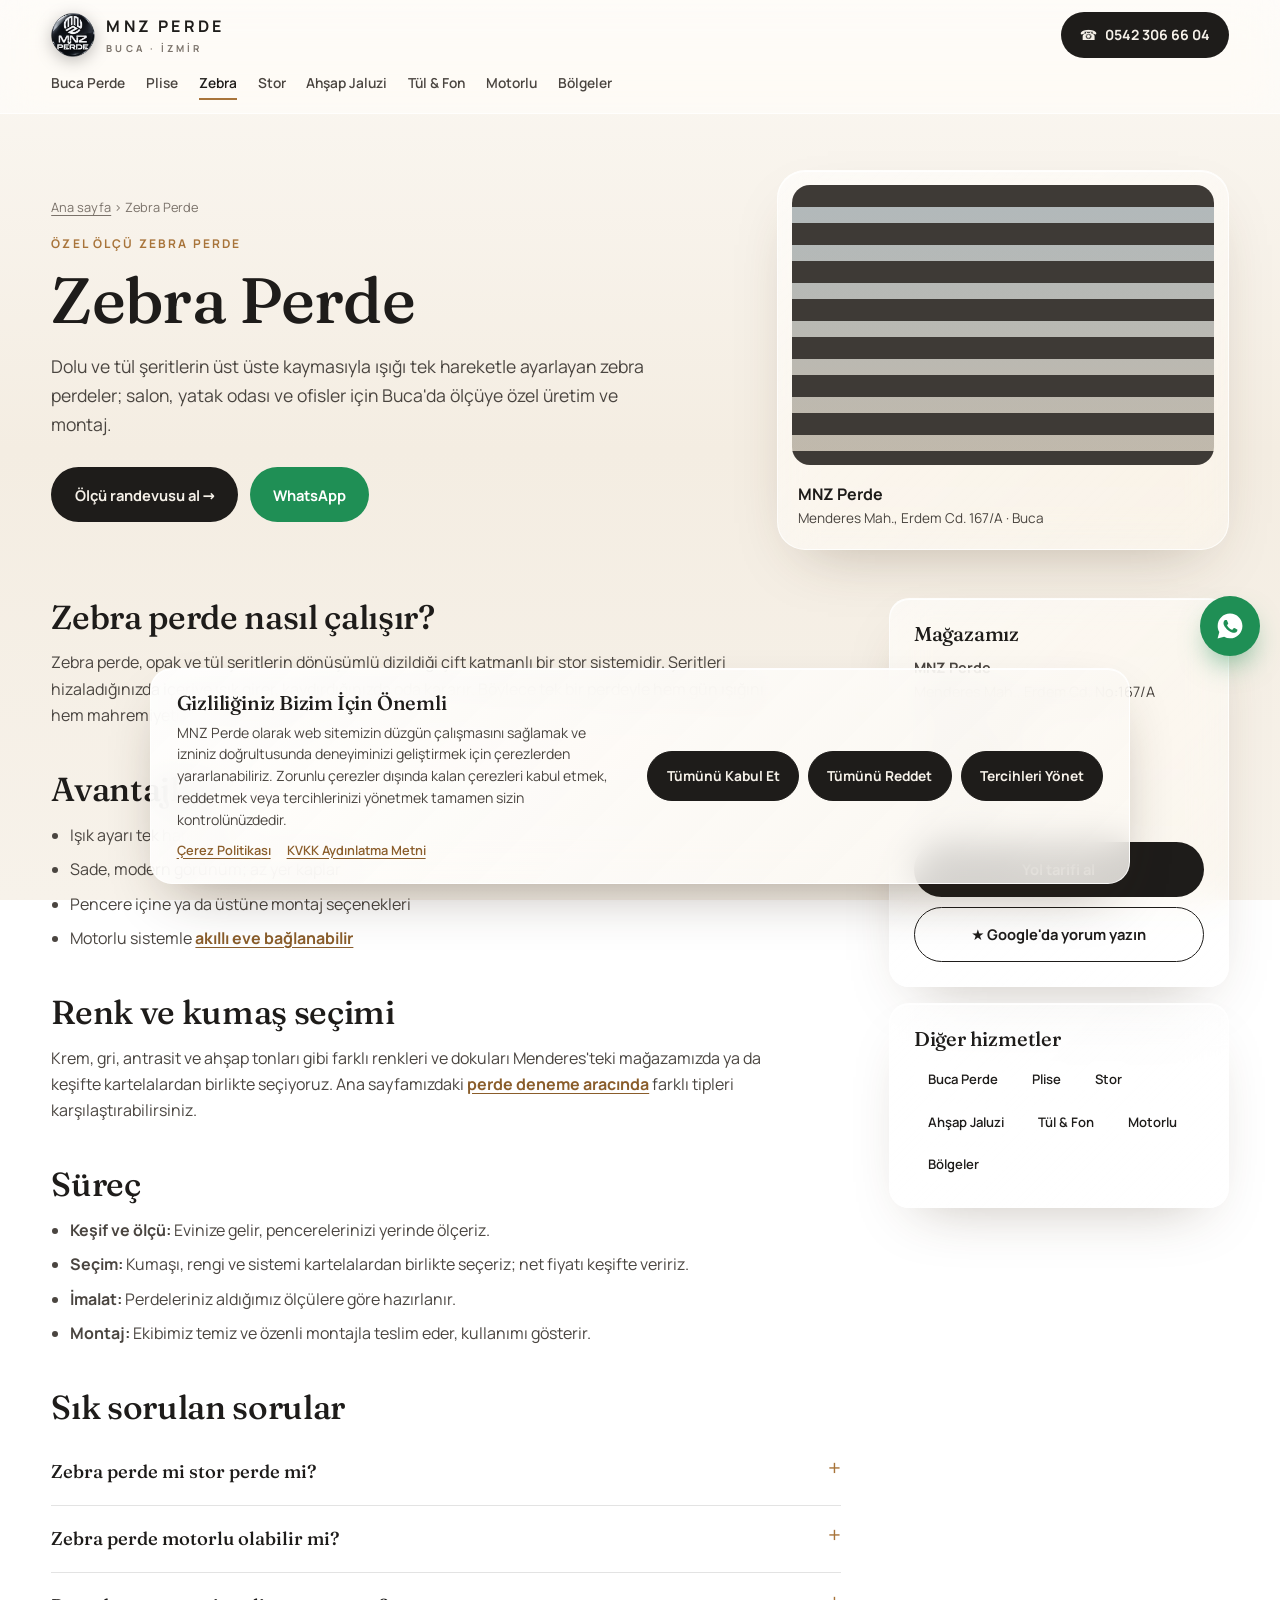
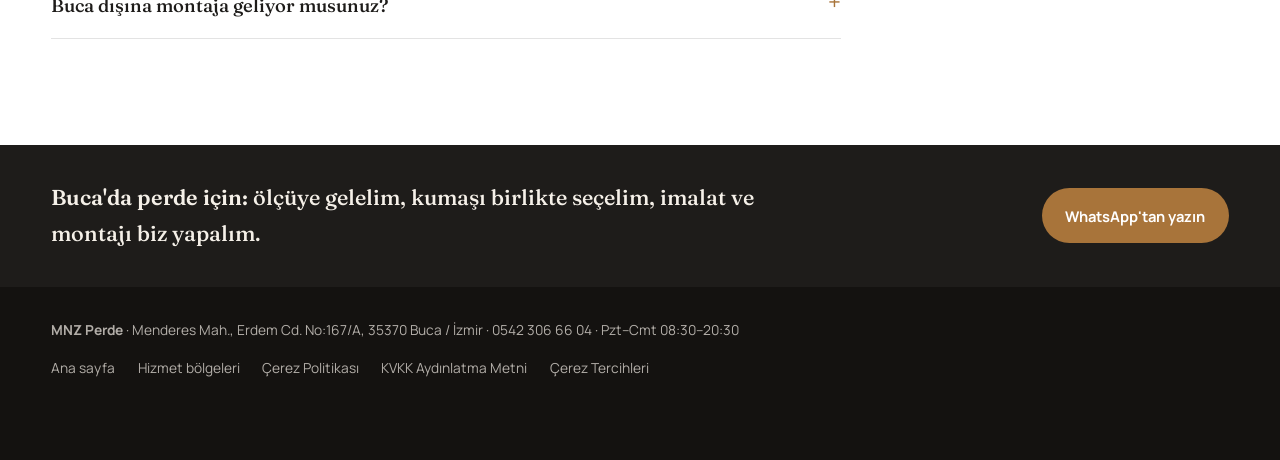
<file: zebra-perde/index.html>
<!DOCTYPE html>
<html lang="tr">
<head>
<meta charset="UTF-8">
<meta name="viewport" content="width=device-width, initial-scale=1">
<title>Zebra Perde Buca İzmir | Özel Ölçü Zebra Perde – MNZ Perde</title>
<meta name="description" content="Buca&#x27;da özel ölçü zebra perde: dolu ve tül şeritlerle ışığı tek hareketle ayarlayın. Ölçü, imalat ve montaj MNZ Perde&#x27;den. ☎ 0542 306 66 04">
<link rel="canonical" href="https://mnzperde.com/zebra-perde/">
<meta name="robots" content="index,follow">
<meta property="og:type" content="website"><meta property="og:locale" content="tr_TR"><meta property="og:site_name" content="MNZ Perde">
<meta property="og:title" content="Zebra Perde Buca İzmir | Özel Ölçü Zebra Perde – MNZ Perde"><meta property="og:description" content="Buca&#x27;da özel ölçü zebra perde: dolu ve tül şeritlerle ışığı tek hareketle ayarlayın. Ölçü, imalat ve montaj MNZ Perde&#x27;den. ☎ 0542 306 66 04"><meta property="og:url" content="https://mnzperde.com/zebra-perde/">
<meta property="og:image" content="https://mnzperde.com/assets/hero-poster.jpg">
<link rel="icon" href="/favicon.ico" sizes="48x48"><link rel="icon" type="image/png" sizes="96x96" href="/favicon-96x96.png"><link rel="apple-touch-icon" href="/apple-touch-icon.png">
<meta name="theme-color" content="#1E1C1A">
<link rel="preload" href="/assets/fonts/fraunces-latin-500-normal.woff2" as="font" type="font/woff2" crossorigin>
<link rel="stylesheet" href="/assets/fonts.css"><link rel="stylesheet" href="/assets/consent.css"><link rel="stylesheet" href="/assets/page.css">
<script type="application/ld+json">[{"@context": "https://schema.org", "@type": "BreadcrumbList", "itemListElement": [{"@type": "ListItem", "position": 1, "name": "Ana sayfa", "item": "https://mnzperde.com/"}, {"@type": "ListItem", "position": 2, "name": "Zebra Perde", "item": "https://mnzperde.com/zebra-perde/"}]}, {"@context": "https://schema.org", "@type": "Service", "name": "Zebra perde", "serviceType": "Zebra perde", "url": "https://mnzperde.com/zebra-perde/", "description": "Buca'da özel ölçü zebra perde: dolu ve tül şeritlerle ışığı tek hareketle ayarlayın. Ölçü, imalat ve montaj MNZ Perde'den. ☎ 0542 306 66 04", "provider": {"@id": "https://mnzperde.com/#business", "@type": "HomeGoodsStore", "name": "MNZ Perde", "telephone": "+90 542 306 66 04", "address": {"@type": "PostalAddress", "streetAddress": "Menderes Mah., Erdem Cd. No:167/A", "addressLocality": "Buca", "addressRegion": "İzmir", "postalCode": "35370", "addressCountry": "TR"}}, "areaServed": [{"@type": "City", "name": "Buca"}, {"@type": "City", "name": "Karabağlar"}, {"@type": "City", "name": "Gaziemir"}, {"@type": "City", "name": "Bornova"}, {"@type": "City", "name": "Konak"}, {"@type": "City", "name": "İzmir"}]}, {"@context": "https://schema.org", "@type": "FAQPage", "mainEntity": [{"@type": "Question", "name": "Zebra perde mi stor perde mi?", "acceptedAnswer": {"@type": "Answer", "text": "Stor perde tek parça kumaştır ve aşağı-yukarı sarılır. Zebra perde ise şeritleri kaydırarak ışığı kademeli ayarlamanıza izin verir. Işık kontrolü önemliyse zebra, sade ve tam karartma isteniyorsa blackout stor uygundur."}}, {"@type": "Question", "name": "Zebra perde motorlu olabilir mi?", "acceptedAnswer": {"@type": "Answer", "text": "Evet, birçok zebra sistemi motorla çalışacak şekilde yapılabilir ve kumanda ya da telefonla kontrol edilebilir. Uygunluğu keşifte yerinde değerlendiriyoruz."}}, {"@type": "Question", "name": "Buca dışına montaja geliyor musunuz?", "acceptedAnswer": {"@type": "Answer", "text": "Evet, Buca'nın yanı sıra Karabağlar, Gaziemir, Bornova ve Konak gibi çevre ilçelere de geliyoruz."}}]}]</script>
</head>
<body>
<header class="top"><div class="wrap bar">
  <a class="logo" href="/"><img src="/assets/logo.webp" width="44" height="44" alt="MNZ Perde logosu"><span>MNZ PERDE<small>BUCA · İZMİR</small></span></a>
  <a class="btn btn-dark call" href="tel:+905423066604">☎ <span>0542 306 66 04</span></a>
</div><nav class="wrap subnav" aria-label="Hizmetler"><a href="/buca-perde/">Buca Perde</a><a href="/plise-perde/">Plise</a><a href="/zebra-perde/" aria-current="page">Zebra</a><a href="/stor-perde/">Stor</a><a href="/ahsap-jaluzi/">Ahşap Jaluzi</a><a href="/tul-fon-perde/">Tül &amp; Fon</a><a href="/motorlu-perde/">Motorlu</a><a href="/hizmet-bolgeleri/">Bölgeler</a></nav></header>
<main>
<section class="hero"><div class="wrap hero-grid">
  <div>
    <nav class="crumbs" aria-label="Breadcrumb"><a href="/">Ana sayfa</a> › <span>Zebra Perde</span></nav>
    <span class="eyebrow">Özel ölçü zebra perde</span>
    <h1>Zebra Perde</h1>
    <p class="lead">Dolu ve tül şeritlerin üst üste kaymasıyla ışığı tek hareketle ayarlayan zebra perdeler; salon, yatak odası ve ofisler için Buca'da ölçüye özel üretim ve montaj.</p>
    <div class="cta"><a class="btn btn-dark" href="/#iletisim">Ölçü randevusu al →</a><a class="btn btn-wa" href="https://wa.me/905423066604?text=Merhaba%20MNZ%20Perde%2C%20zebra%20perde%20hakk%C4%B1nda%20bilgi%20almak%20istiyorum." target="_blank" rel="noopener">WhatsApp</a></div>
  </div>
  <div class="visual glass"><div class="swatch p-zebra"></div><div class="vcap"><b>MNZ Perde</b><span>Menderes Mah., Erdem Cd. 167/A · Buca</span></div></div>
</div></section>
<div class="wrap content">
  <div class="main-col"><section class="blk"><h2>Zebra perde nasıl çalışır?</h2><p>Zebra perde, opak ve tül şeritlerin dönüşümlü dizildiği çift katmanlı bir stor sistemidir. Şeritleri hizaladığınızda içeriye ışık girer, kaydırdığınızda oda kararır. Böylece tek bir perdeyle hem gün ışığını hem mahremiyeti kontrol edersiniz.</p></section><section class="blk"><h2>Avantajları</h2><ul><li>Işık ayarı tek hareketle</li><li>Sade, modern görünüm; az yer kaplar</li><li>Pencere içine ya da üstüne montaj seçenekleri</li><li>Motorlu sistemle <a href="/motorlu-perde/">akıllı eve bağlanabilir</a></li></ul></section><section class="blk"><h2>Renk ve kumaş seçimi</h2><p>Krem, gri, antrasit ve ahşap tonları gibi farklı renkleri ve dokuları Menderes'teki mağazamızda ya da keşifte kartelalardan birlikte seçiyoruz. Ana sayfamızdaki <a href="/#dene">perde deneme aracında</a> farklı tipleri karşılaştırabilirsiniz.</p></section><section class="blk"><h2>Süreç</h2><ul><li><b>Keşif ve ölçü:</b> Evinize gelir, pencerelerinizi yerinde ölçeriz.</li><li><b>Seçim:</b> Kumaşı, rengi ve sistemi kartelalardan birlikte seçeriz; net fiyatı keşifte veririz.</li><li><b>İmalat:</b> Perdeleriniz aldığımız ölçülere göre hazırlanır.</li><li><b>Montaj:</b> Ekibimiz temiz ve özenli montajla teslim eder, kullanımı gösterir.</li></ul></section>
    <section class="blk"><h2>Sık sorulan sorular</h2><div class="faq"><details><summary>Zebra perde mi stor perde mi?</summary><p>Stor perde tek parça kumaştır ve aşağı-yukarı sarılır. Zebra perde ise şeritleri kaydırarak ışığı kademeli ayarlamanıza izin verir. Işık kontrolü önemliyse zebra, sade ve tam karartma isteniyorsa blackout stor uygundur.</p></details><details><summary>Zebra perde motorlu olabilir mi?</summary><p>Evet, birçok zebra sistemi motorla çalışacak şekilde yapılabilir ve kumanda ya da telefonla kontrol edilebilir. Uygunluğu keşifte yerinde değerlendiriyoruz.</p></details><details><summary>Buca dışına montaja geliyor musunuz?</summary><p>Evet, Buca&#x27;nın yanı sıra Karabağlar, Gaziemir, Bornova ve Konak gibi çevre ilçelere de geliyoruz.</p></details></div></section>
  </div>
  <aside class="side">
    <div class="box glass"><h3>Mağazamız</h3><p><b>MNZ Perde</b><br>Menderes Mah., Erdem Cd. No:167/A<br>35370 Buca / İzmir</p>
      <p><a href="tel:+905423066604"><b>0542 306 66 04</b></a></p><p>Pzt – Cmt: 08:30 – 20:30<br>Pazar: kapalı</p>
      <a class="btn btn-dark full" href="https://www.google.com/maps/dir/?api=1&destination=MNZ+Perde&destination_place_id=ChIJuXHRw0XZuxQRnCc8f793rPI" target="_blank" rel="noopener">Yol tarifi al</a>
      <a class="btn btn-line full" href="https://search.google.com/local/writereview?placeid=ChIJuXHRw0XZuxQRnCc8f793rPI" target="_blank" rel="noopener">★ Google'da yorum yazın</a></div>
    <div class="box glass"><h3>Diğer hizmetler</h3><div class="rel"><a href="/buca-perde/">Buca Perde</a><a href="/plise-perde/">Plise</a><a href="/stor-perde/">Stor</a><a href="/ahsap-jaluzi/">Ahşap Jaluzi</a><a href="/tul-fon-perde/">Tül &amp; Fon</a><a href="/motorlu-perde/">Motorlu</a><a href="/hizmet-bolgeleri/">Bölgeler</a></div></div>
  </aside>
</div>
<section class="band"><div class="wrap band-in"><p><b>Buca'da perde için:</b> ölçüye gelelim, kumaşı birlikte seçelim, imalat ve montajı biz yapalım.</p>
<a class="btn btn-brass" href="https://wa.me/905423066604?text=Merhaba%20MNZ%20Perde%2C%20zebra%20perde%20hakk%C4%B1nda%20bilgi%20almak%20istiyorum." target="_blank" rel="noopener">WhatsApp'tan yazın</a></div></section>
</main>
<footer><div class="wrap foot">
  <div><b>MNZ Perde</b> · Menderes Mah., Erdem Cd. No:167/A, 35370 Buca / İzmir · <a href="tel:+905423066604">0542 306 66 04</a> · Pzt–Cmt 08:30–20:30</div>
  <div class="flinks"><a href="/">Ana sayfa</a><a href="/hizmet-bolgeleri/">Hizmet bölgeleri</a><a href="/cerez-politikasi.html">Çerez Politikası</a><a href="/kvkk-aydinlatma-metni.html">KVKK Aydınlatma Metni</a><a href="#" data-cc-open role="button">Çerez Tercihleri</a></div>
</div></footer>
<a class="wa-float" href="https://wa.me/905423066604?text=Merhaba%20MNZ%20Perde%2C%20zebra%20perde%20hakk%C4%B1nda%20bilgi%20almak%20istiyorum." target="_blank" rel="noopener" aria-label="WhatsApp ile yazın"><svg viewBox="0 0 24 24" width="30" height="30"><path fill="#fff" d="M12.04 2C6.58 2 2.13 6.45 2.13 11.91c0 1.75.46 3.45 1.32 4.95L2.05 22l5.25-1.38a9.9 9.9 0 0 0 4.74 1.21c5.46 0 9.91-4.45 9.91-9.91C21.95 6.45 17.5 2 12.04 2Zm5.8 14.06c-.24.68-1.42 1.31-1.95 1.36-.5.05-.97.23-3.28-.68-2.78-1.1-4.55-3.95-4.69-4.13-.13-.18-1.12-1.49-1.12-2.84s.71-2.01.96-2.29c.25-.27.55-.34.73-.34h.52c.17 0 .4-.06.62.47.24.56.8 1.94.87 2.08.07.14.12.3.02.48-.09.18-.14.3-.27.46-.14.16-.29.36-.41.48-.14.14-.28.29-.12.56.16.27.71 1.17 1.52 1.9 1.05.94 1.93 1.23 2.2 1.37.27.14.43.12.59-.07.16-.18.68-.8.86-1.07.18-.27.36-.23.61-.14.25.09 1.6.75 1.87.89.27.14.46.2.52.32.07.11.07.66-.17 1.33Z"/></svg></a>
<script src="/assets/consent.js"></script>
</body>
</html>
</file>
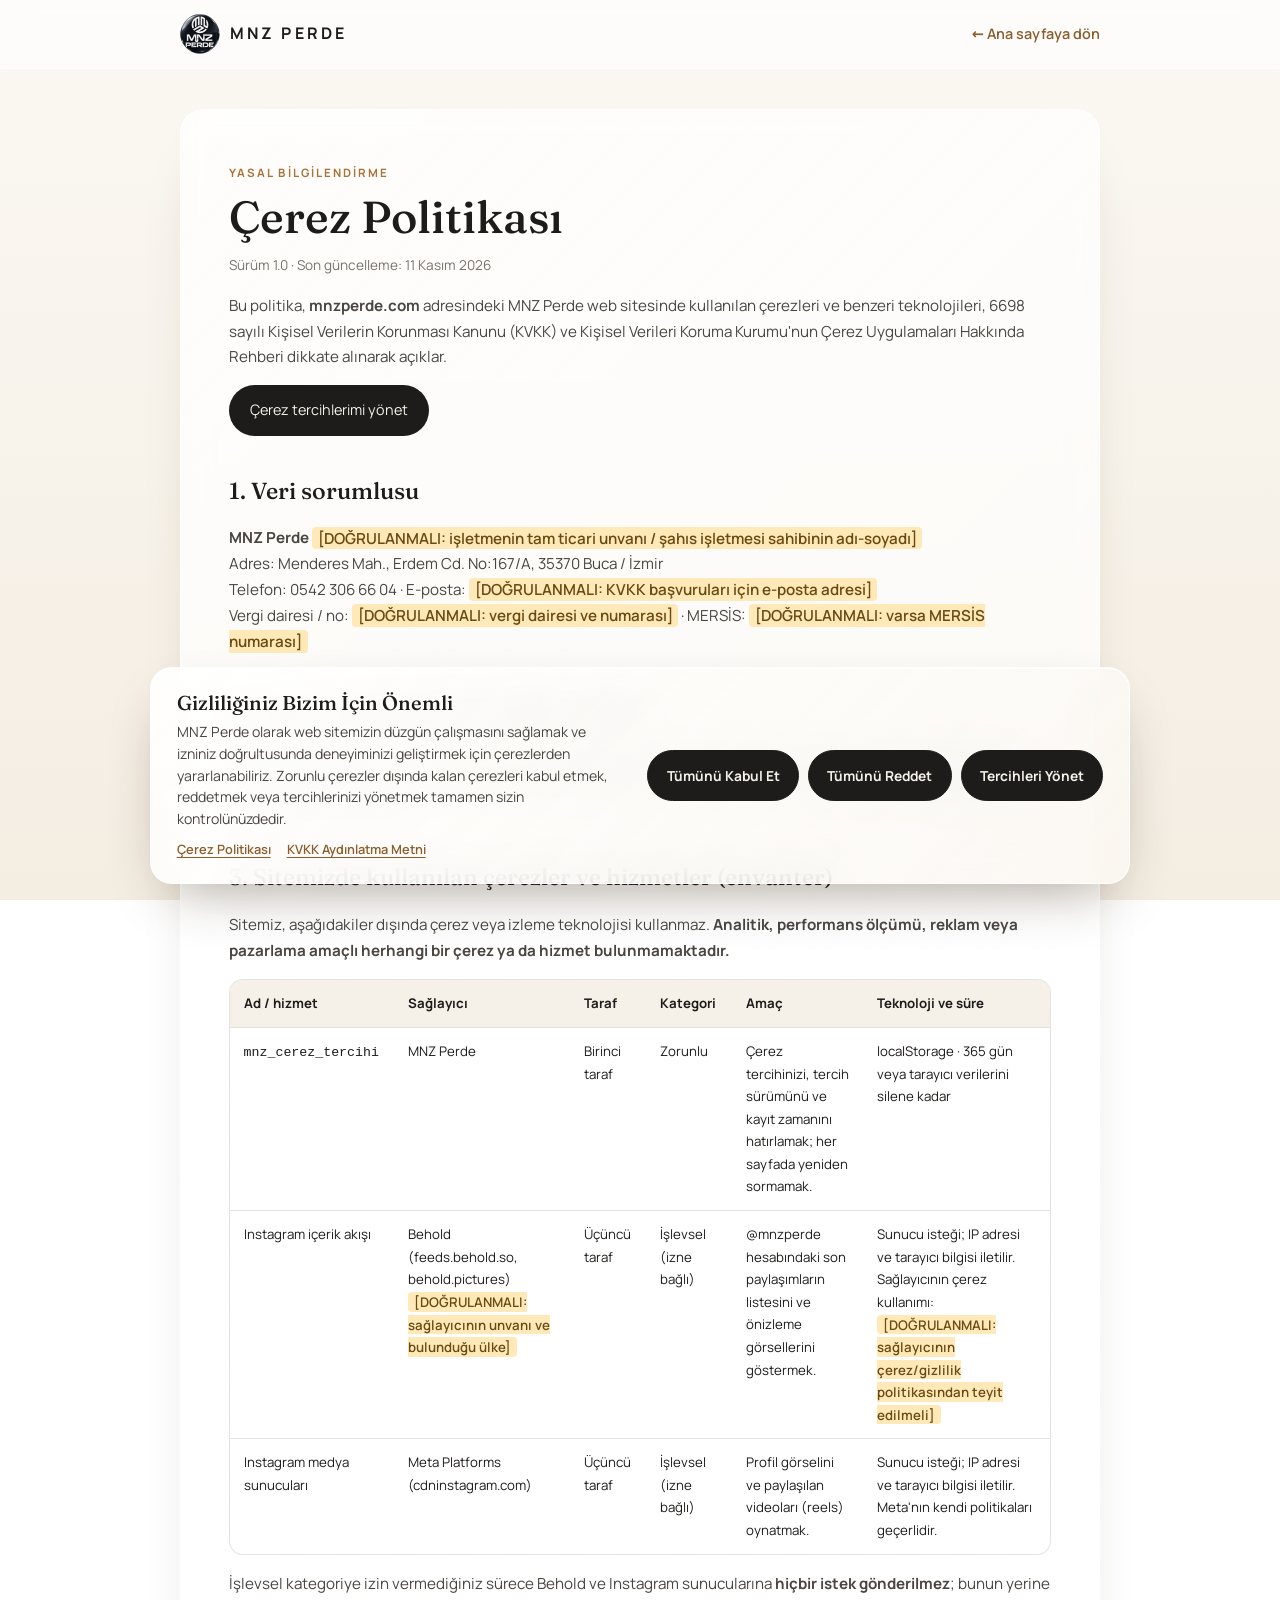
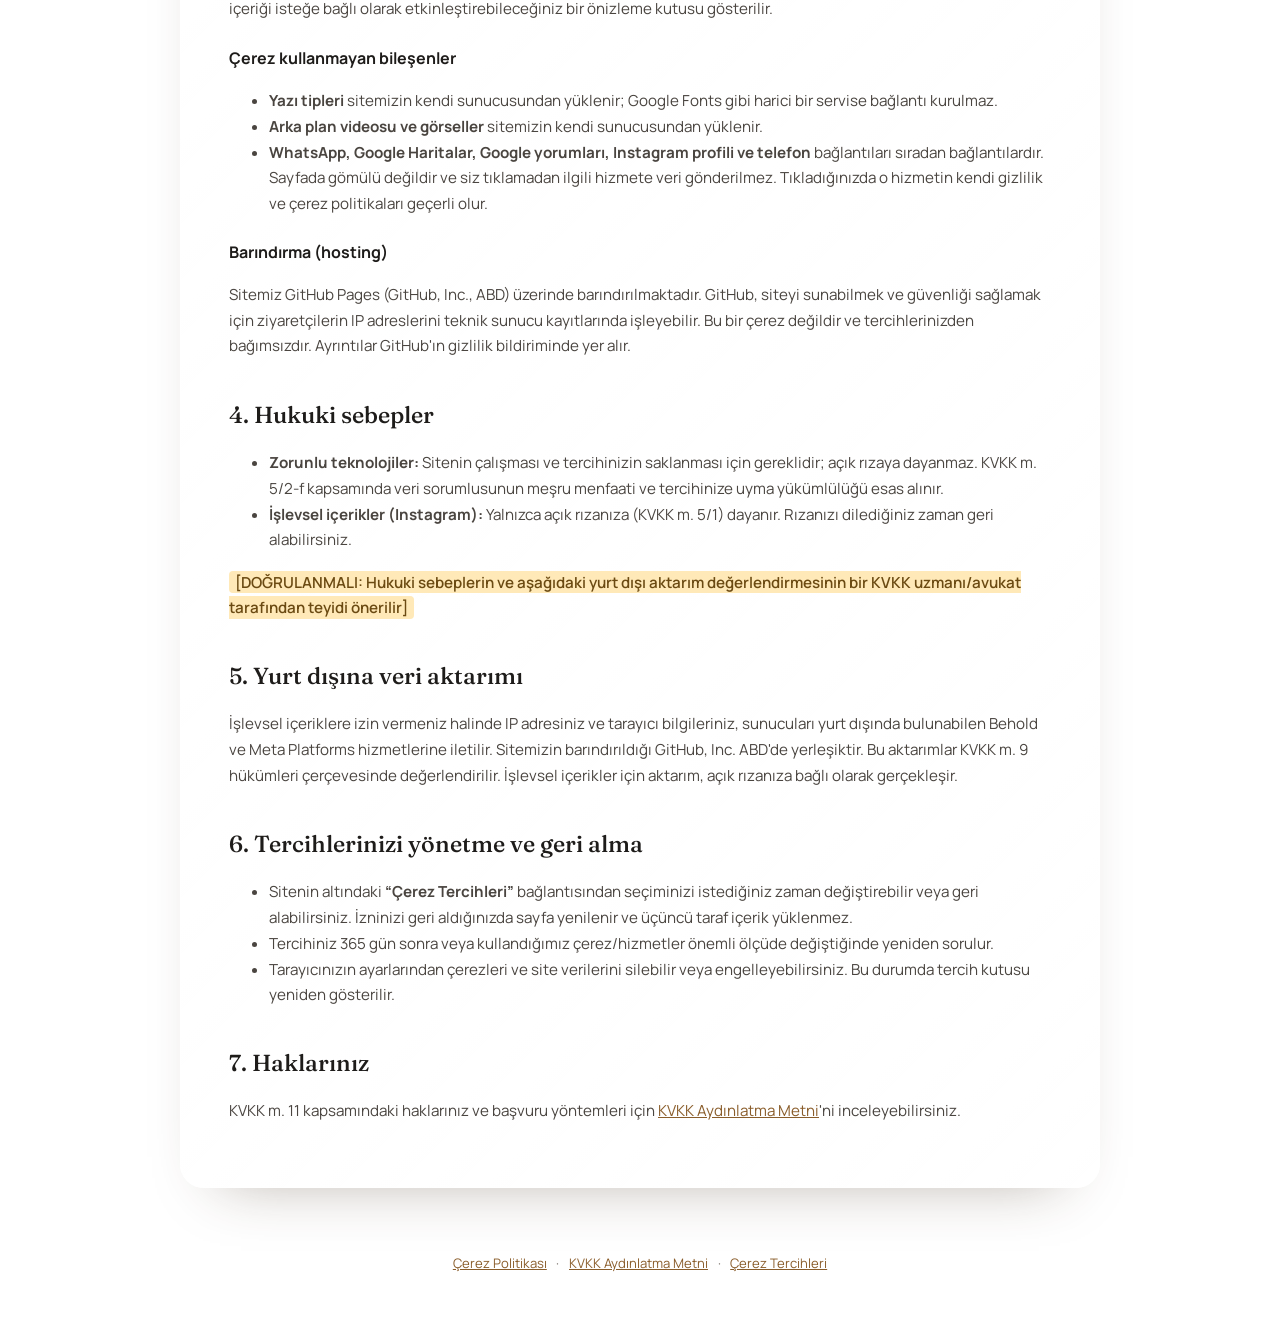
<file: cerez-politikasi.html>
<!DOCTYPE html>
<html lang="tr">
<head>
<meta charset="UTF-8">
<meta name="viewport" content="width=device-width, initial-scale=1">
<title>Çerez Politikası | MNZ Perde</title>
<meta name="description" content="MNZ Perde web sitesinde kullanılan çerezler ve benzeri teknolojiler hakkında bilgilendirme.">
<link rel="icon" href="/favicon.ico" sizes="48x48">
<link rel="icon" type="image/png" sizes="96x96" href="/favicon-96x96.png">
<link rel="apple-touch-icon" href="/apple-touch-icon.png">
<link rel="canonical" href="https://mnzperde.com/cerez-politikasi.html">
<link rel="stylesheet" href="assets/fonts.css">
<link rel="stylesheet" href="assets/consent.css">
<style>
:root{--ink:#1E1C1A;--ink-2:#4A4540;--muted:#7A726A;--brass:#A8743A;--brass-d:#8A5D2B;--linen:#F5F0E8;--line:rgba(30,28,26,.12)}
*{box-sizing:border-box}
body{margin:0;font-family:"Manrope",system-ui,sans-serif;color:var(--ink);background:linear-gradient(180deg,#FBF8F3,#F4EDE2) fixed;line-height:1.7;-webkit-font-smoothing:antialiased}
a{color:var(--brass-d)}
header{position:sticky;top:0;z-index:10;background:rgba(255,255,255,.6);backdrop-filter:blur(16px);-webkit-backdrop-filter:blur(16px);border-bottom:1px solid rgba(255,255,255,.8)}
.bar{width:min(920px,92vw);margin:auto;display:flex;justify-content:space-between;align-items:center;height:68px}
.logo{font-weight:700;letter-spacing:.2em;color:var(--ink);text-decoration:none}
.back{font-size:.9rem;font-weight:600;text-decoration:none}
main{width:min(920px,92vw);margin:2.5rem auto 4rem;background:linear-gradient(135deg,rgba(255,255,255,.8),rgba(255,255,255,.55));backdrop-filter:blur(14px);border:1px solid rgba(255,255,255,.9);border-radius:24px;padding:clamp(1.4rem,4vw,3rem);box-shadow:0 30px 60px -40px rgba(60,40,20,.4)}
h1{font-family:"Fraunces",Georgia,serif;font-weight:500;font-size:clamp(2rem,4.5vw,2.8rem);line-height:1.1;margin:.4rem 0 .6rem}
h2{font-family:"Fraunces",Georgia,serif;font-weight:500;font-size:1.45rem;margin:2.2rem 0 .6rem}
h3{font-size:1rem;margin:1.4rem 0 .3rem}
.eyebrow{font-size:.72rem;font-weight:700;letter-spacing:.18em;text-transform:uppercase;color:var(--brass)}
.meta{color:var(--muted);font-size:.85rem}
p,li{color:var(--ink-2);font-size:.95rem}
.table-wrap{overflow-x:auto;margin:1rem 0;border:1px solid var(--line);border-radius:14px;background:#fff}
table{border-collapse:collapse;width:100%;min-width:760px;font-size:.83rem}
th,td{text-align:left;vertical-align:top;padding:.75rem .85rem;border-bottom:1px solid var(--line)}
th{background:var(--linen);font-weight:700}
tr:last-child td{border-bottom:0}
.tbd{background:#FFE9B8;color:#6B4A12;padding:.05rem .35rem;border-radius:4px;font-weight:600}
.note{background:var(--linen);border-left:4px solid var(--brass);padding:1rem 1.2rem;border-radius:0 12px 12px 0;margin:1.2rem 0}
.btn{display:inline-flex;align-items:center;gap:.5rem;padding:.8rem 1.3rem;border-radius:999px;background:var(--ink);color:var(--linen);font-weight:700;border:0;cursor:pointer;font:inherit;font-size:.9rem}
footer{text-align:center;font-size:.82rem;color:var(--muted);padding:0 1rem 3rem}
footer a{margin:0 .6rem}
:focus-visible{outline:3px solid var(--brass);outline-offset:3px}
</style>
</head>
<body>
<header><div class="bar"><a class="logo" href="./" style="display:flex;align-items:center;gap:.6rem"><img src="assets/logo.webp" width="40" height="40" alt="MNZ Perde logosu">MNZ PERDE</a><a class="back" href="./">← Ana sayfaya dön</a></div></header>
<main id="icerik">
<span class="eyebrow">Yasal bilgilendirme</span>
<h1>Çerez Politikası</h1>
<p class="meta">Sürüm 1.0 · Son güncelleme: 11 Kasım 2026</p>
<p>Bu politika, <strong>mnzperde.com</strong> adresindeki MNZ Perde web sitesinde kullanılan çerezleri ve benzeri teknolojileri, 6698 sayılı Kişisel Verilerin Korunması Kanunu (KVKK) ve Kişisel Verileri Koruma Kurumu'nun Çerez Uygulamaları Hakkında Rehberi dikkate alınarak açıklar.</p>
<p><button type="button" class="btn" data-cc-open>Çerez tercihlerimi yönet</button></p>

<h2>1. Veri sorumlusu</h2>
<p><strong>MNZ Perde</strong> <mark class="tbd">[DOĞRULANMALI: işletmenin tam ticari unvanı / şahıs işletmesi sahibinin adı-soyadı]</mark><br>
Adres: Menderes Mah., Erdem Cd. No:167/A, 35370 Buca / İzmir<br>
Telefon: 0542 306 66 04 · E-posta: <mark class="tbd">[DOĞRULANMALI: KVKK başvuruları için e-posta adresi]</mark><br>
Vergi dairesi / no: <mark class="tbd">[DOĞRULANMALI: vergi dairesi ve numarası]</mark> · MERSİS: <mark class="tbd">[DOĞRULANMALI: varsa MERSİS numarası]</mark></p>

<h2>2. Çerez ve benzeri teknolojiler nedir?</h2>
<p>Çerezler, ziyaret ettiğiniz sitenin tarayıcınıza kaydettiği küçük metin dosyalarıdır. Tarayıcının yerel depolama alanı (localStorage) ve üçüncü taraf sunuculardan içerik yüklenmesi gibi yöntemler de benzer sonuçlar doğurduğu için bu politikada birlikte ele alınır.</p>

<h2>3. Sitemizde kullanılan çerezler ve hizmetler (envanter)</h2>
<p>Sitemiz, aşağıdakiler dışında çerez veya izleme teknolojisi kullanmaz. <strong>Analitik, performans ölçümü, reklam veya pazarlama amaçlı herhangi bir çerez ya da hizmet bulunmamaktadır.</strong></p>
<div class="table-wrap"><table>
<thead><tr><th>Ad / hizmet</th><th>Sağlayıcı</th><th>Taraf</th><th>Kategori</th><th>Amaç</th><th>Teknoloji ve süre</th></tr></thead>
<tbody>
<tr><td><code>mnz_cerez_tercihi</code></td><td>MNZ Perde</td><td>Birinci taraf</td><td>Zorunlu</td><td>Çerez tercihinizi, tercih sürümünü ve kayıt zamanını hatırlamak; her sayfada yeniden sormamak.</td><td>localStorage · 365 gün veya tarayıcı verilerini silene kadar</td></tr>
<tr><td>Instagram içerik akışı</td><td>Behold (feeds.behold.so, behold.pictures) <mark class="tbd">[DOĞRULANMALI: sağlayıcının unvanı ve bulunduğu ülke]</mark></td><td>Üçüncü taraf</td><td>İşlevsel (izne bağlı)</td><td>@mnzperde hesabındaki son paylaşımların listesini ve önizleme görsellerini göstermek.</td><td>Sunucu isteği; IP adresi ve tarayıcı bilgisi iletilir. Sağlayıcının çerez kullanımı: <mark class="tbd">[DOĞRULANMALI: sağlayıcının çerez/gizlilik politikasından teyit edilmeli]</mark></td></tr>
<tr><td>Instagram medya sunucuları</td><td>Meta Platforms (cdninstagram.com)</td><td>Üçüncü taraf</td><td>İşlevsel (izne bağlı)</td><td>Profil görselini ve paylaşılan videoları (reels) oynatmak.</td><td>Sunucu isteği; IP adresi ve tarayıcı bilgisi iletilir. Meta'nın kendi politikaları geçerlidir.</td></tr>
</tbody></table></div>
<p>İşlevsel kategoriye izin vermediğiniz sürece Behold ve Instagram sunucularına <strong>hiçbir istek gönderilmez</strong>; bunun yerine içeriği isteğe bağlı olarak etkinleştirebileceğiniz bir önizleme kutusu gösterilir.</p>

<h3>Çerez kullanmayan bileşenler</h3>
<ul>
<li><strong>Yazı tipleri</strong> sitemizin kendi sunucusundan yüklenir; Google Fonts gibi harici bir servise bağlantı kurulmaz.</li>
<li><strong>Arka plan videosu ve görseller</strong> sitemizin kendi sunucusundan yüklenir.</li>
<li><strong>WhatsApp, Google Haritalar, Google yorumları, Instagram profili ve telefon</strong> bağlantıları sıradan bağlantılardır. Sayfada gömülü değildir ve siz tıklamadan ilgili hizmete veri gönderilmez. Tıkladığınızda o hizmetin kendi gizlilik ve çerez politikaları geçerli olur.</li>
</ul>

<h3>Barındırma (hosting)</h3>
<p>Sitemiz GitHub Pages (GitHub, Inc., ABD) üzerinde barındırılmaktadır. GitHub, siteyi sunabilmek ve güvenliği sağlamak için ziyaretçilerin IP adreslerini teknik sunucu kayıtlarında işleyebilir. Bu bir çerez değildir ve tercihlerinizden bağımsızdır. Ayrıntılar GitHub'ın gizlilik bildiriminde yer alır.</p>

<h2>4. Hukuki sebepler</h2>
<ul>
<li><strong>Zorunlu teknolojiler:</strong> Sitenin çalışması ve tercihinizin saklanması için gereklidir; açık rızaya dayanmaz. KVKK m. 5/2-f kapsamında veri sorumlusunun meşru menfaati ve tercihinize uyma yükümlülüğü esas alınır.</li>
<li><strong>İşlevsel içerikler (Instagram):</strong> Yalnızca açık rızanıza (KVKK m. 5/1) dayanır. Rızanızı dilediğiniz zaman geri alabilirsiniz.</li>
</ul>
<p><mark class="tbd">[DOĞRULANMALI: Hukuki sebeplerin ve aşağıdaki yurt dışı aktarım değerlendirmesinin bir KVKK uzmanı/avukat tarafından teyidi önerilir]</mark></p>

<h2>5. Yurt dışına veri aktarımı</h2>
<p>İşlevsel içeriklere izin vermeniz halinde IP adresiniz ve tarayıcı bilgileriniz, sunucuları yurt dışında bulunabilen Behold ve Meta Platforms hizmetlerine iletilir. Sitemizin barındırıldığı GitHub, Inc. ABD'de yerleşiktir. Bu aktarımlar KVKK m. 9 hükümleri çerçevesinde değerlendirilir. İşlevsel içerikler için aktarım, açık rızanıza bağlı olarak gerçekleşir.</p>

<h2>6. Tercihlerinizi yönetme ve geri alma</h2>
<ul>
<li>Sitenin altındaki <strong>“Çerez Tercihleri”</strong> bağlantısından seçiminizi istediğiniz zaman değiştirebilir veya geri alabilirsiniz. İzninizi geri aldığınızda sayfa yenilenir ve üçüncü taraf içerik yüklenmez.</li>
<li>Tercihiniz 365 gün sonra veya kullandığımız çerez/hizmetler önemli ölçüde değiştiğinde yeniden sorulur.</li>
<li>Tarayıcınızın ayarlarından çerezleri ve site verilerini silebilir veya engelleyebilirsiniz. Bu durumda tercih kutusu yeniden gösterilir.</li>
</ul>

<h2>7. Haklarınız</h2>
<p>KVKK m. 11 kapsamındaki haklarınız ve başvuru yöntemleri için <a href="kvkk-aydinlatma-metni.html">KVKK Aydınlatma Metni</a>'ni inceleyebilirsiniz.</p>

</main>
<footer><a href="cerez-politikasi.html">Çerez Politikası</a>·<a href="kvkk-aydinlatma-metni.html">KVKK Aydınlatma Metni</a>·<a href="#" data-cc-open role="button">Çerez Tercihleri</a></footer>
<script src="assets/consent.js"></script>
</body>
</html>
</file>
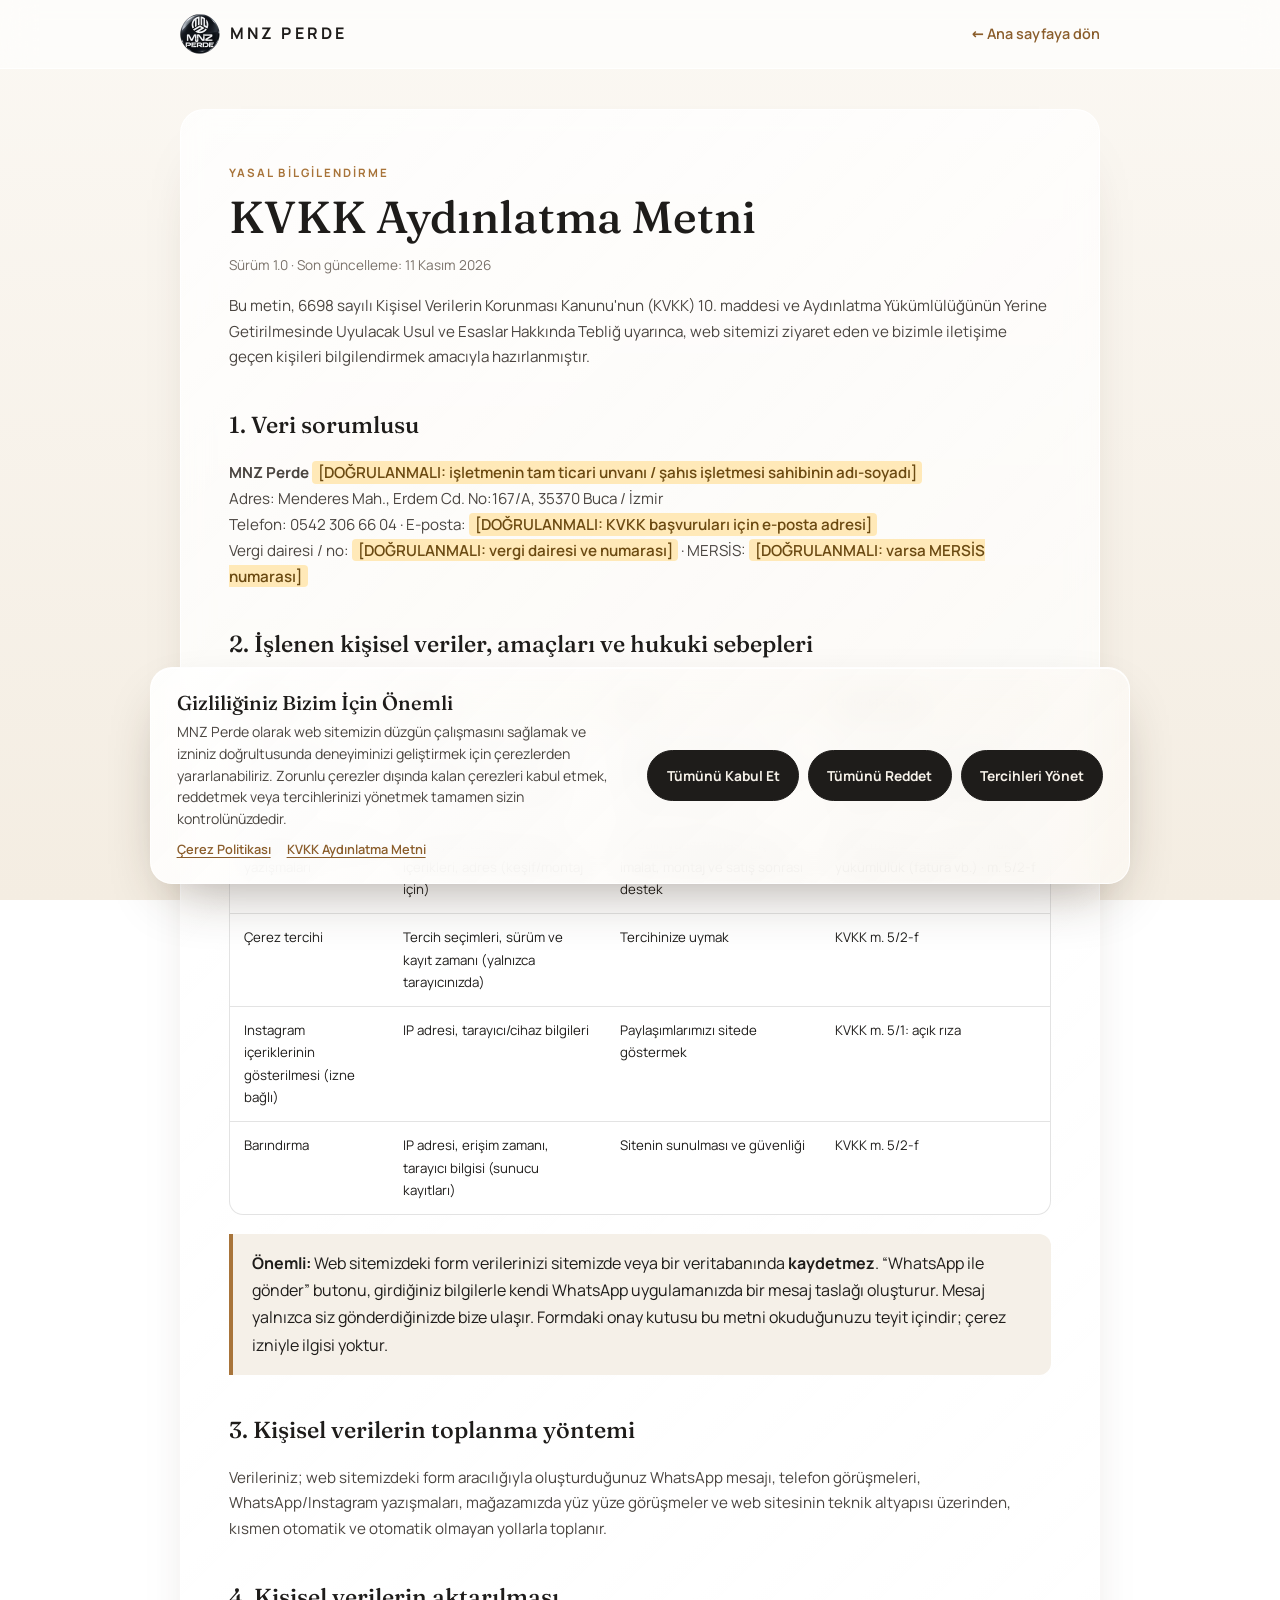
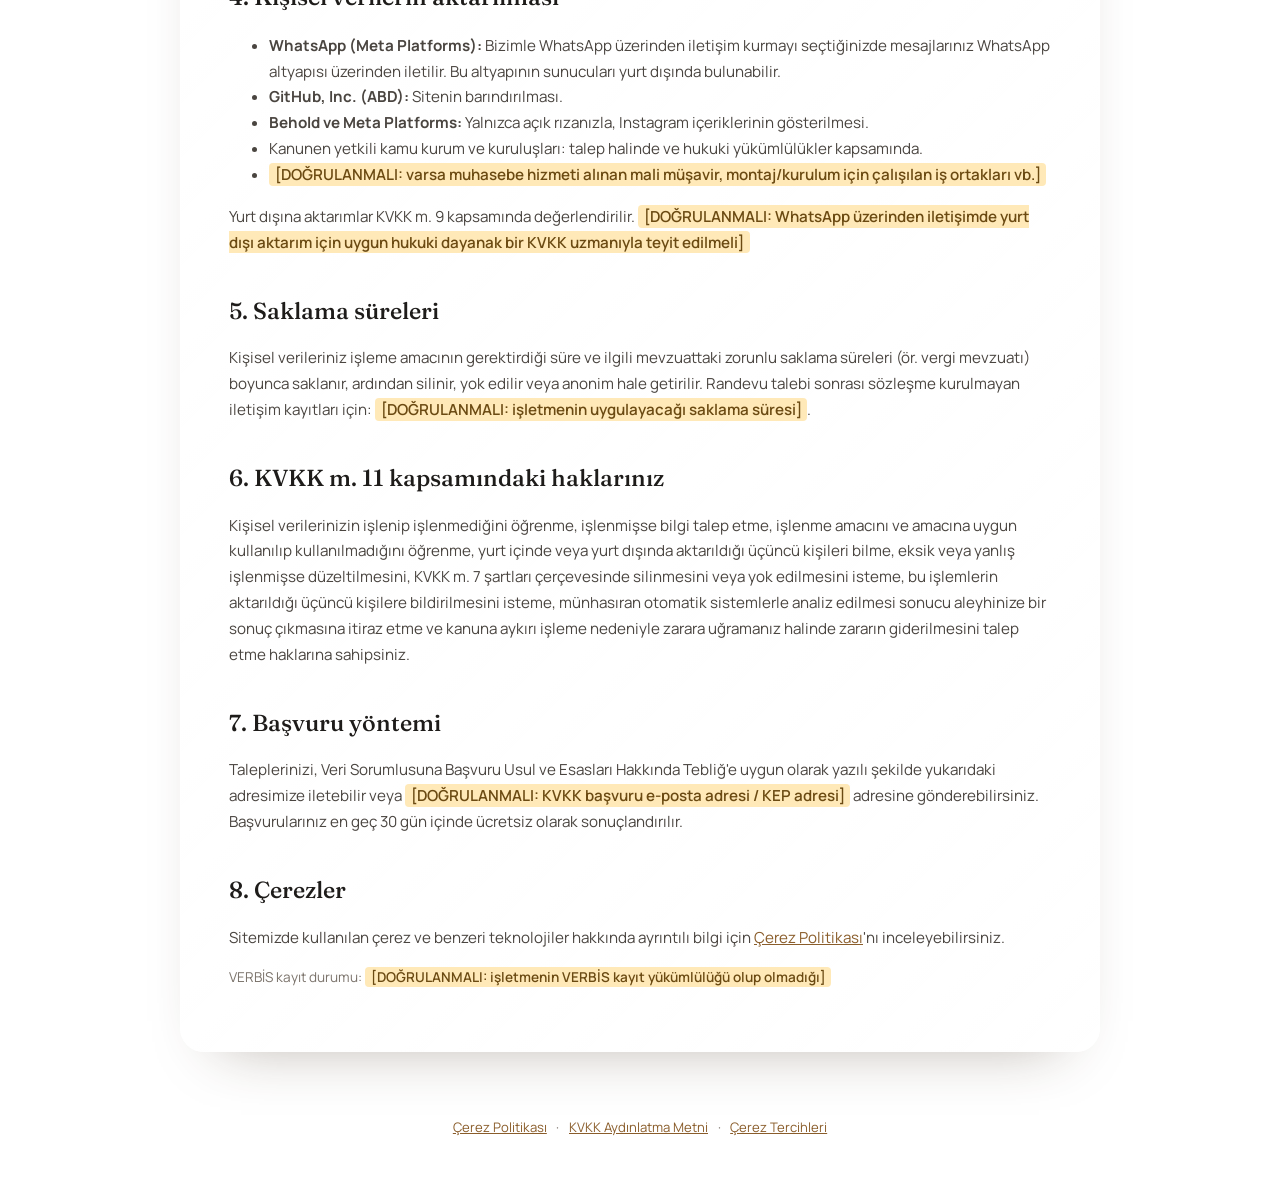
<file: kvkk-aydinlatma-metni.html>
<!DOCTYPE html>
<html lang="tr">
<head>
<meta charset="UTF-8">
<meta name="viewport" content="width=device-width, initial-scale=1">
<title>KVKK Aydınlatma Metni | MNZ Perde</title>
<meta name="description" content="MNZ Perde KVKK aydınlatma metni: işlenen kişisel veriler, amaçlar, hukuki sebepler ve haklarınız.">
<link rel="icon" href="/favicon.ico" sizes="48x48">
<link rel="icon" type="image/png" sizes="96x96" href="/favicon-96x96.png">
<link rel="apple-touch-icon" href="/apple-touch-icon.png">
<link rel="canonical" href="https://mnzperde.com/kvkk-aydinlatma-metni.html">
<link rel="stylesheet" href="assets/fonts.css">
<link rel="stylesheet" href="assets/consent.css">
<style>
:root{--ink:#1E1C1A;--ink-2:#4A4540;--muted:#7A726A;--brass:#A8743A;--brass-d:#8A5D2B;--linen:#F5F0E8;--line:rgba(30,28,26,.12)}
*{box-sizing:border-box}
body{margin:0;font-family:"Manrope",system-ui,sans-serif;color:var(--ink);background:linear-gradient(180deg,#FBF8F3,#F4EDE2) fixed;line-height:1.7;-webkit-font-smoothing:antialiased}
a{color:var(--brass-d)}
header{position:sticky;top:0;z-index:10;background:rgba(255,255,255,.6);backdrop-filter:blur(16px);-webkit-backdrop-filter:blur(16px);border-bottom:1px solid rgba(255,255,255,.8)}
.bar{width:min(920px,92vw);margin:auto;display:flex;justify-content:space-between;align-items:center;height:68px}
.logo{font-weight:700;letter-spacing:.2em;color:var(--ink);text-decoration:none}
.back{font-size:.9rem;font-weight:600;text-decoration:none}
main{width:min(920px,92vw);margin:2.5rem auto 4rem;background:linear-gradient(135deg,rgba(255,255,255,.8),rgba(255,255,255,.55));backdrop-filter:blur(14px);border:1px solid rgba(255,255,255,.9);border-radius:24px;padding:clamp(1.4rem,4vw,3rem);box-shadow:0 30px 60px -40px rgba(60,40,20,.4)}
h1{font-family:"Fraunces",Georgia,serif;font-weight:500;font-size:clamp(2rem,4.5vw,2.8rem);line-height:1.1;margin:.4rem 0 .6rem}
h2{font-family:"Fraunces",Georgia,serif;font-weight:500;font-size:1.45rem;margin:2.2rem 0 .6rem}
h3{font-size:1rem;margin:1.4rem 0 .3rem}
.eyebrow{font-size:.72rem;font-weight:700;letter-spacing:.18em;text-transform:uppercase;color:var(--brass)}
.meta{color:var(--muted);font-size:.85rem}
p,li{color:var(--ink-2);font-size:.95rem}
.table-wrap{overflow-x:auto;margin:1rem 0;border:1px solid var(--line);border-radius:14px;background:#fff}
table{border-collapse:collapse;width:100%;min-width:760px;font-size:.83rem}
th,td{text-align:left;vertical-align:top;padding:.75rem .85rem;border-bottom:1px solid var(--line)}
th{background:var(--linen);font-weight:700}
tr:last-child td{border-bottom:0}
.tbd{background:#FFE9B8;color:#6B4A12;padding:.05rem .35rem;border-radius:4px;font-weight:600}
.note{background:var(--linen);border-left:4px solid var(--brass);padding:1rem 1.2rem;border-radius:0 12px 12px 0;margin:1.2rem 0}
.btn{display:inline-flex;align-items:center;gap:.5rem;padding:.8rem 1.3rem;border-radius:999px;background:var(--ink);color:var(--linen);font-weight:700;border:0;cursor:pointer;font:inherit;font-size:.9rem}
footer{text-align:center;font-size:.82rem;color:var(--muted);padding:0 1rem 3rem}
footer a{margin:0 .6rem}
:focus-visible{outline:3px solid var(--brass);outline-offset:3px}
</style>
</head>
<body>
<header><div class="bar"><a class="logo" href="./" style="display:flex;align-items:center;gap:.6rem"><img src="assets/logo.webp" width="40" height="40" alt="MNZ Perde logosu">MNZ PERDE</a><a class="back" href="./">← Ana sayfaya dön</a></div></header>
<main id="icerik">
<span class="eyebrow">Yasal bilgilendirme</span>
<h1>KVKK Aydınlatma Metni</h1>
<p class="meta">Sürüm 1.0 · Son güncelleme: 11 Kasım 2026</p>
<p>Bu metin, 6698 sayılı Kişisel Verilerin Korunması Kanunu'nun (KVKK) 10. maddesi ve Aydınlatma Yükümlülüğünün Yerine Getirilmesinde Uyulacak Usul ve Esaslar Hakkında Tebliğ uyarınca, web sitemizi ziyaret eden ve bizimle iletişime geçen kişileri bilgilendirmek amacıyla hazırlanmıştır.</p>

<h2>1. Veri sorumlusu</h2>
<p><strong>MNZ Perde</strong> <mark class="tbd">[DOĞRULANMALI: işletmenin tam ticari unvanı / şahıs işletmesi sahibinin adı-soyadı]</mark><br>
Adres: Menderes Mah., Erdem Cd. No:167/A, 35370 Buca / İzmir<br>
Telefon: 0542 306 66 04 · E-posta: <mark class="tbd">[DOĞRULANMALI: KVKK başvuruları için e-posta adresi]</mark><br>
Vergi dairesi / no: <mark class="tbd">[DOĞRULANMALI: vergi dairesi ve numarası]</mark> · MERSİS: <mark class="tbd">[DOĞRULANMALI: varsa MERSİS numarası]</mark></p>

<h2>2. İşlenen kişisel veriler, amaçları ve hukuki sebepleri</h2>
<div class="table-wrap"><table>
<thead><tr><th>Süreç</th><th>Veriler</th><th>Amaç</th><th>Hukuki sebep</th></tr></thead>
<tbody>
<tr><td>Ölçü randevusu formu (WhatsApp ile gönderim)</td><td>Ad-soyad, telefon, semt/ilçe, ilgilenilen ürün, pencere sayısı, uygun zaman, notlar</td><td>Randevu talebinizi almak, sizinle iletişime geçmek, keşif ve teklif hazırlamak</td><td>KVKK m. 5/2-c: bir sözleşmenin kurulmasıyla doğrudan ilgili olması · m. 5/2-f: meşru menfaat</td></tr>
<tr><td>Telefon ve WhatsApp yazışmaları</td><td>Ad-soyad, telefon, mesaj içerikleri, adres (keşif/montaj için)</td><td>Talebin yanıtlanması, ölçü, imalat, montaj ve satış sonrası destek</td><td>KVKK m. 5/2-c · m. 5/2-ç: hukuki yükümlülük (fatura vb.) · m. 5/2-f</td></tr>
<tr><td>Çerez tercihi</td><td>Tercih seçimleri, sürüm ve kayıt zamanı (yalnızca tarayıcınızda)</td><td>Tercihinize uymak</td><td>KVKK m. 5/2-f</td></tr>
<tr><td>Instagram içeriklerinin gösterilmesi (izne bağlı)</td><td>IP adresi, tarayıcı/cihaz bilgileri</td><td>Paylaşımlarımızı sitede göstermek</td><td>KVKK m. 5/1: açık rıza</td></tr>
<tr><td>Barındırma</td><td>IP adresi, erişim zamanı, tarayıcı bilgisi (sunucu kayıtları)</td><td>Sitenin sunulması ve güvenliği</td><td>KVKK m. 5/2-f</td></tr>
</tbody></table></div>
<div class="note"><strong>Önemli:</strong> Web sitemizdeki form verilerinizi sitemizde veya bir veritabanında <strong>kaydetmez</strong>. “WhatsApp ile gönder” butonu, girdiğiniz bilgilerle kendi WhatsApp uygulamanızda bir mesaj taslağı oluşturur. Mesaj yalnızca siz gönderdiğinizde bize ulaşır. Formdaki onay kutusu bu metni okuduğunuzu teyit içindir; çerez izniyle ilgisi yoktur.</div>

<h2>3. Kişisel verilerin toplanma yöntemi</h2>
<p>Verileriniz; web sitemizdeki form aracılığıyla oluşturduğunuz WhatsApp mesajı, telefon görüşmeleri, WhatsApp/Instagram yazışmaları, mağazamızda yüz yüze görüşmeler ve web sitesinin teknik altyapısı üzerinden, kısmen otomatik ve otomatik olmayan yollarla toplanır.</p>

<h2>4. Kişisel verilerin aktarılması</h2>
<ul>
<li><strong>WhatsApp (Meta Platforms):</strong> Bizimle WhatsApp üzerinden iletişim kurmayı seçtiğinizde mesajlarınız WhatsApp altyapısı üzerinden iletilir. Bu altyapının sunucuları yurt dışında bulunabilir.</li>
<li><strong>GitHub, Inc. (ABD):</strong> Sitenin barındırılması.</li>
<li><strong>Behold ve Meta Platforms:</strong> Yalnızca açık rızanızla, Instagram içeriklerinin gösterilmesi.</li>
<li>Kanunen yetkili kamu kurum ve kuruluşları: talep halinde ve hukuki yükümlülükler kapsamında.</li>
<li><mark class="tbd">[DOĞRULANMALI: varsa muhasebe hizmeti alınan mali müşavir, montaj/kurulum için çalışılan iş ortakları vb.]</mark></li>
</ul>
<p>Yurt dışına aktarımlar KVKK m. 9 kapsamında değerlendirilir. <mark class="tbd">[DOĞRULANMALI: WhatsApp üzerinden iletişimde yurt dışı aktarım için uygun hukuki dayanak bir KVKK uzmanıyla teyit edilmeli]</mark></p>

<h2>5. Saklama süreleri</h2>
<p>Kişisel verileriniz işleme amacının gerektirdiği süre ve ilgili mevzuattaki zorunlu saklama süreleri (ör. vergi mevzuatı) boyunca saklanır, ardından silinir, yok edilir veya anonim hale getirilir. Randevu talebi sonrası sözleşme kurulmayan iletişim kayıtları için: <mark class="tbd">[DOĞRULANMALI: işletmenin uygulayacağı saklama süresi]</mark>.</p>

<h2>6. KVKK m. 11 kapsamındaki haklarınız</h2>
<p>Kişisel verilerinizin işlenip işlenmediğini öğrenme, işlenmişse bilgi talep etme, işlenme amacını ve amacına uygun kullanılıp kullanılmadığını öğrenme, yurt içinde veya yurt dışında aktarıldığı üçüncü kişileri bilme, eksik veya yanlış işlenmişse düzeltilmesini, KVKK m. 7 şartları çerçevesinde silinmesini veya yok edilmesini isteme, bu işlemlerin aktarıldığı üçüncü kişilere bildirilmesini isteme, münhasıran otomatik sistemlerle analiz edilmesi sonucu aleyhinize bir sonuç çıkmasına itiraz etme ve kanuna aykırı işleme nedeniyle zarara uğramanız halinde zararın giderilmesini talep etme haklarına sahipsiniz.</p>

<h2>7. Başvuru yöntemi</h2>
<p>Taleplerinizi, Veri Sorumlusuna Başvuru Usul ve Esasları Hakkında Tebliğ'e uygun olarak yazılı şekilde yukarıdaki adresimize iletebilir veya <mark class="tbd">[DOĞRULANMALI: KVKK başvuru e-posta adresi / KEP adresi]</mark> adresine gönderebilirsiniz. Başvurularınız en geç 30 gün içinde ücretsiz olarak sonuçlandırılır.</p>

<h2>8. Çerezler</h2>
<p>Sitemizde kullanılan çerez ve benzeri teknolojiler hakkında ayrıntılı bilgi için <a href="cerez-politikasi.html">Çerez Politikası</a>'nı inceleyebilirsiniz.</p>
<p class="meta">VERBİS kayıt durumu: <mark class="tbd">[DOĞRULANMALI: işletmenin VERBİS kayıt yükümlülüğü olup olmadığı]</mark></p>

</main>
<footer><a href="cerez-politikasi.html">Çerez Politikası</a>·<a href="kvkk-aydinlatma-metni.html">KVKK Aydınlatma Metni</a>·<a href="#" data-cc-open role="button">Çerez Tercihleri</a></footer>
<script src="assets/consent.js"></script>
</body>
</html>
</file>
<file: assets/fonts.css>
/* Yerel olarak barındırılan yazı tipleri (SIL Open Font License) – Fontsource */
/* fraunces-latin-ext-300-normal */
@font-face {
  font-family: 'Fraunces';
  font-style: normal;
  font-display:swap;
  font-weight: 300;
  src:url(fonts/fraunces-latin-ext-300-normal.woff2) format('woff2');
  unicode-range: U+0100-02BA,U+02BD-02C5,U+02C7-02CC,U+02CE-02D7,U+02DD-02FF,U+0304,U+0308,U+0329,U+1D00-1DBF,U+1E00-1E9F,U+1EF2-1EFF,U+2020,U+20A0-20AB,U+20AD-20C0,U+2113,U+2C60-2C7F,U+A720-A7FF;
}
/* fraunces-latin-300-normal */
@font-face {
  font-family: 'Fraunces';
  font-style: normal;
  font-display:swap;
  font-weight: 300;
  src:url(fonts/fraunces-latin-300-normal.woff2) format('woff2');
  unicode-range: U+0000-00FF,U+0131,U+0152-0153,U+02BB-02BC,U+02C6,U+02DA,U+02DC,U+0304,U+0308,U+0329,U+2000-206F,U+20AC,U+2122,U+2191,U+2193,U+2212,U+2215,U+FEFF,U+FFFD;
}
/* fraunces-latin-ext-500-normal */
@font-face {
  font-family: 'Fraunces';
  font-style: normal;
  font-display:swap;
  font-weight: 500;
  src:url(fonts/fraunces-latin-ext-500-normal.woff2) format('woff2');
  unicode-range: U+0100-02BA,U+02BD-02C5,U+02C7-02CC,U+02CE-02D7,U+02DD-02FF,U+0304,U+0308,U+0329,U+1D00-1DBF,U+1E00-1E9F,U+1EF2-1EFF,U+2020,U+20A0-20AB,U+20AD-20C0,U+2113,U+2C60-2C7F,U+A720-A7FF;
}
/* fraunces-latin-500-normal */
@font-face {
  font-family: 'Fraunces';
  font-style: normal;
  font-display:swap;
  font-weight: 500;
  src:url(fonts/fraunces-latin-500-normal.woff2) format('woff2');
  unicode-range: U+0000-00FF,U+0131,U+0152-0153,U+02BB-02BC,U+02C6,U+02DA,U+02DC,U+0304,U+0308,U+0329,U+2000-206F,U+20AC,U+2122,U+2191,U+2193,U+2212,U+2215,U+FEFF,U+FFFD;
}
/* fraunces-latin-ext-600-normal */
@font-face {
  font-family: 'Fraunces';
  font-style: normal;
  font-display:swap;
  font-weight: 600;
  src:url(fonts/fraunces-latin-ext-600-normal.woff2) format('woff2');
  unicode-range: U+0100-02BA,U+02BD-02C5,U+02C7-02CC,U+02CE-02D7,U+02DD-02FF,U+0304,U+0308,U+0329,U+1D00-1DBF,U+1E00-1E9F,U+1EF2-1EFF,U+2020,U+20A0-20AB,U+20AD-20C0,U+2113,U+2C60-2C7F,U+A720-A7FF;
}
/* fraunces-latin-600-normal */
@font-face {
  font-family: 'Fraunces';
  font-style: normal;
  font-display:swap;
  font-weight: 600;
  src:url(fonts/fraunces-latin-600-normal.woff2) format('woff2');
  unicode-range: U+0000-00FF,U+0131,U+0152-0153,U+02BB-02BC,U+02C6,U+02DA,U+02DC,U+0304,U+0308,U+0329,U+2000-206F,U+20AC,U+2122,U+2191,U+2193,U+2212,U+2215,U+FEFF,U+FFFD;
}
/* fraunces-latin-ext-500-italic */
@font-face {
  font-family: 'Fraunces';
  font-style: italic;
  font-display:swap;
  font-weight: 500;
  src:url(fonts/fraunces-latin-ext-500-italic.woff2) format('woff2');
  unicode-range: U+0100-02BA,U+02BD-02C5,U+02C7-02CC,U+02CE-02D7,U+02DD-02FF,U+0304,U+0308,U+0329,U+1D00-1DBF,U+1E00-1E9F,U+1EF2-1EFF,U+2020,U+20A0-20AB,U+20AD-20C0,U+2113,U+2C60-2C7F,U+A720-A7FF;
}
/* fraunces-latin-500-italic */
@font-face {
  font-family: 'Fraunces';
  font-style: italic;
  font-display:swap;
  font-weight: 500;
  src:url(fonts/fraunces-latin-500-italic.woff2) format('woff2');
  unicode-range: U+0000-00FF,U+0131,U+0152-0153,U+02BB-02BC,U+02C6,U+02DA,U+02DC,U+0304,U+0308,U+0329,U+2000-206F,U+20AC,U+2122,U+2191,U+2193,U+2212,U+2215,U+FEFF,U+FFFD;
}
/* manrope-latin-ext-400-normal */
@font-face {
  font-family: 'Manrope';
  font-style: normal;
  font-display:swap;
  font-weight: 400;
  src:url(fonts/manrope-latin-ext-400-normal.woff2) format('woff2');
  unicode-range: U+0100-02BA,U+02BD-02C5,U+02C7-02CC,U+02CE-02D7,U+02DD-02FF,U+0304,U+0308,U+0329,U+1D00-1DBF,U+1E00-1E9F,U+1EF2-1EFF,U+2020,U+20A0-20AB,U+20AD-20C0,U+2113,U+2C60-2C7F,U+A720-A7FF;
}
/* manrope-latin-400-normal */
@font-face {
  font-family: 'Manrope';
  font-style: normal;
  font-display:swap;
  font-weight: 400;
  src:url(fonts/manrope-latin-400-normal.woff2) format('woff2');
  unicode-range: U+0000-00FF,U+0131,U+0152-0153,U+02BB-02BC,U+02C6,U+02DA,U+02DC,U+0304,U+0308,U+0329,U+2000-206F,U+20AC,U+2122,U+2191,U+2193,U+2212,U+2215,U+FEFF,U+FFFD;
}
/* manrope-latin-ext-500-normal */
@font-face {
  font-family: 'Manrope';
  font-style: normal;
  font-display:swap;
  font-weight: 500;
  src:url(fonts/manrope-latin-ext-500-normal.woff2) format('woff2');
  unicode-range: U+0100-02BA,U+02BD-02C5,U+02C7-02CC,U+02CE-02D7,U+02DD-02FF,U+0304,U+0308,U+0329,U+1D00-1DBF,U+1E00-1E9F,U+1EF2-1EFF,U+2020,U+20A0-20AB,U+20AD-20C0,U+2113,U+2C60-2C7F,U+A720-A7FF;
}
/* manrope-latin-500-normal */
@font-face {
  font-family: 'Manrope';
  font-style: normal;
  font-display:swap;
  font-weight: 500;
  src:url(fonts/manrope-latin-500-normal.woff2) format('woff2');
  unicode-range: U+0000-00FF,U+0131,U+0152-0153,U+02BB-02BC,U+02C6,U+02DA,U+02DC,U+0304,U+0308,U+0329,U+2000-206F,U+20AC,U+2122,U+2191,U+2193,U+2212,U+2215,U+FEFF,U+FFFD;
}
/* manrope-latin-ext-600-normal */
@font-face {
  font-family: 'Manrope';
  font-style: normal;
  font-display:swap;
  font-weight: 600;
  src:url(fonts/manrope-latin-ext-600-normal.woff2) format('woff2');
  unicode-range: U+0100-02BA,U+02BD-02C5,U+02C7-02CC,U+02CE-02D7,U+02DD-02FF,U+0304,U+0308,U+0329,U+1D00-1DBF,U+1E00-1E9F,U+1EF2-1EFF,U+2020,U+20A0-20AB,U+20AD-20C0,U+2113,U+2C60-2C7F,U+A720-A7FF;
}
/* manrope-latin-600-normal */
@font-face {
  font-family: 'Manrope';
  font-style: normal;
  font-display:swap;
  font-weight: 600;
  src:url(fonts/manrope-latin-600-normal.woff2) format('woff2');
  unicode-range: U+0000-00FF,U+0131,U+0152-0153,U+02BB-02BC,U+02C6,U+02DA,U+02DC,U+0304,U+0308,U+0329,U+2000-206F,U+20AC,U+2122,U+2191,U+2193,U+2212,U+2215,U+FEFF,U+FFFD;
}
/* manrope-latin-ext-700-normal */
@font-face {
  font-family: 'Manrope';
  font-style: normal;
  font-display:swap;
  font-weight: 700;
  src:url(fonts/manrope-latin-ext-700-normal.woff2) format('woff2');
  unicode-range: U+0100-02BA,U+02BD-02C5,U+02C7-02CC,U+02CE-02D7,U+02DD-02FF,U+0304,U+0308,U+0329,U+1D00-1DBF,U+1E00-1E9F,U+1EF2-1EFF,U+2020,U+20A0-20AB,U+20AD-20C0,U+2113,U+2C60-2C7F,U+A720-A7FF;
}
/* manrope-latin-700-normal */
@font-face {
  font-family: 'Manrope';
  font-style: normal;
  font-display:swap;
  font-weight: 700;
  src:url(fonts/manrope-latin-700-normal.woff2) format('woff2');
  unicode-range: U+0000-00FF,U+0131,U+0152-0153,U+02BB-02BC,U+02C6,U+02DA,U+02DC,U+0304,U+0308,U+0329,U+2000-206F,U+20AC,U+2122,U+2191,U+2193,U+2212,U+2215,U+FEFF,U+FFFD;
}
</file>
<file: assets/consent.css>
/* MNZ Perde – Çerez yönetimi (bağımlılıksız) */
.cc-hidden{display:none!important}
.cc-banner{position:fixed;left:50%;bottom:16px;transform:translateX(-50%);z-index:90;width:min(980px,calc(100vw - 24px));
  background:linear-gradient(135deg,rgba(255,255,255,.9),rgba(251,248,243,.82));backdrop-filter:blur(18px) saturate(150%);-webkit-backdrop-filter:blur(18px) saturate(150%);
  border:1px solid rgba(255,255,255,.85);border-radius:22px;box-shadow:0 24px 60px -24px rgba(50,35,20,.45),inset 0 1px 0 #fff;
  padding:1.4rem 1.6rem;display:grid;grid-template-columns:1fr auto;gap:1.2rem 2rem;align-items:center;
  font-family:"Manrope",system-ui,sans-serif;color:#1E1C1A;animation:cc-in .45s ease}
@keyframes cc-in{from{opacity:0;transform:translate(-50%,16px)}to{opacity:1;transform:translate(-50%,0)}}
.cc-banner h2{font-family:"Fraunces",Georgia,serif;font-weight:500;font-size:1.25rem;line-height:1.2;margin:0 0 .4rem}
.cc-banner p{margin:0;font-size:.88rem;line-height:1.55;color:#4A4540;max-width:40rem}
.cc-links{margin-top:.55rem;font-size:.8rem;display:flex;gap:1rem;flex-wrap:wrap}
.cc-links a{color:#8A5D2B;font-weight:600;text-decoration:underline;text-underline-offset:3px}
.cc-actions{display:grid;grid-template-columns:repeat(3,auto);gap:.55rem}
.cc-btn{font:inherit;font-size:.86rem;font-weight:700;cursor:pointer;border-radius:999px;padding:.78rem 1.15rem;min-height:44px;
  border:1.5px solid #1E1C1A;background:#1E1C1A;color:#F5F0E8;transition:transform .15s,background .15s;white-space:nowrap}
.cc-btn:hover{transform:translateY(-1px);background:#3A3633}
.cc-btn:focus-visible,.cc-switch input:focus-visible+span,.cc-close:focus-visible,.cc-links a:focus-visible,.cc-details summary:focus-visible{outline:3px solid #A8743A;outline-offset:3px}
body.cc-open .wa-float{bottom:calc(var(--cc-h,140px) + 28px)}
@media(max-width:860px){
  .cc-banner{grid-template-columns:1fr;padding:1.15rem 1.15rem 1.2rem;bottom:10px;gap:.9rem}
  .cc-banner h2{font-size:1.1rem}.cc-banner p{font-size:.83rem}
  .cc-actions{grid-template-columns:1fr 1fr}
  .cc-actions .cc-btn:last-child{grid-column:1 / -1}
  .cc-btn{padding:.7rem .8rem;font-size:.82rem}
}

/* Tercih paneli */
.cc-overlay{position:fixed;inset:0;z-index:100;background:rgba(30,28,26,.42);backdrop-filter:blur(4px);-webkit-backdrop-filter:blur(4px);
  display:flex;align-items:center;justify-content:center;padding:16px;font-family:"Manrope",system-ui,sans-serif;color:#1E1C1A}
.cc-dialog{width:min(640px,100%);max-height:min(88vh,820px);overflow:auto;background:#FBF8F3;border-radius:24px;border:1px solid rgba(255,255,255,.9);
  box-shadow:0 40px 90px -30px rgba(0,0,0,.55);padding:1.8rem 1.8rem 1.4rem;position:relative;animation:cc-pop .3s ease}
@keyframes cc-pop{from{opacity:0;transform:scale(.97)}to{opacity:1;transform:none}}
.cc-dialog h2{font-family:"Fraunces",Georgia,serif;font-weight:500;font-size:1.6rem;margin:0 2.5rem .5rem 0;line-height:1.15}
.cc-dialog > p{font-size:.88rem;color:#4A4540;margin:0 0 1.2rem;line-height:1.55}
.cc-close{position:absolute;top:14px;right:14px;width:42px;height:42px;border-radius:50%;border:0;background:#EDE5D8;cursor:pointer;font-size:1.3rem;line-height:1;color:#1E1C1A}
.cc-cat{border:1px solid rgba(30,28,26,.12);border-radius:16px;padding:1rem 1.1rem;margin-bottom:.7rem;background:#fff}
.cc-cat-head{display:flex;justify-content:space-between;align-items:center;gap:1rem}
.cc-cat-head h3{font-size:.98rem;margin:0;font-weight:700}
.cc-cat p{font-size:.83rem;color:#4A4540;margin:.45rem 0 0;line-height:1.5}
.cc-state{font-size:.75rem;font-weight:700;color:#7A726A;white-space:nowrap}
.cc-switch{position:relative;display:inline-flex;align-items:center;gap:.5rem;cursor:pointer;flex:none}
.cc-switch input{position:absolute;opacity:0;width:1px;height:1px}
.cc-switch span{width:48px;height:28px;border-radius:999px;background:#CFC6B8;position:relative;transition:background .2s}
.cc-switch span::after{content:"";position:absolute;top:3px;left:3px;width:22px;height:22px;border-radius:50%;background:#fff;box-shadow:0 1px 3px rgba(0,0,0,.25);transition:transform .2s}
.cc-switch input:checked+span{background:#1F8F55}
.cc-switch input:checked+span::after{transform:translateX(20px)}
.cc-switch input:disabled+span{opacity:.55;cursor:not-allowed}
.cc-details{margin-top:.55rem;font-size:.8rem}
.cc-details summary{cursor:pointer;color:#8A5D2B;font-weight:700}
.cc-details ul{margin:.5rem 0 0;padding-left:1.1rem;color:#4A4540;line-height:1.5}
.cc-details li{margin-bottom:.35rem}
.cc-dialog-actions{display:grid;grid-template-columns:repeat(3,1fr);gap:.55rem;margin-top:1.1rem;position:sticky;bottom:-1.4rem;background:#FBF8F3;padding:.8rem 0 1.2rem}
.cc-meta{font-size:.74rem;color:#7A726A;margin-top:.2rem}
@media(max-width:560px){.cc-dialog{padding:1.4rem 1.1rem 1rem;border-radius:20px}.cc-dialog-actions{grid-template-columns:1fr}.cc-dialog h2{font-size:1.35rem}}

/* İzin bekleyen dış içerik (Instagram) */
.cc-embed{display:grid;grid-template-columns:auto 1fr auto;gap:1.2rem;align-items:center;border-radius:22px;padding:1.4rem 1.6rem;margin-bottom:1.6rem}
.cc-embed .ico{width:52px;height:52px;border-radius:14px;display:grid;place-items:center;background:linear-gradient(135deg,#F2D7B0,#E7B9A6)}
.cc-embed b{display:block;font-size:1.02rem;margin-bottom:.2rem}
.cc-embed p{margin:0;font-size:.85rem;color:#4A4540;line-height:1.5}
.cc-embed .cc-embed-actions{display:flex;gap:.5rem;flex-wrap:wrap;justify-content:flex-end}
@media(max-width:760px){.cc-embed{grid-template-columns:1fr;text-align:left}.cc-embed .cc-embed-actions{justify-content:flex-start}}
@media(prefers-reduced-motion:reduce){.cc-banner,.cc-dialog{animation:none}}
/* sitenin genel summary stilini ezmemek için */
.cc-details summary{font-family:"Manrope",system-ui,sans-serif;font-size:.8rem;font-weight:700;display:list-item;list-style:revert;color:#8A5D2B}
.cc-details summary::after{content:none!important}
.cc-details summary::-webkit-details-marker{display:revert}
@media(max-width:560px){
  .cc-banner{padding:1rem 1rem 1.05rem;gap:.75rem}
  .cc-banner p{font-size:.78rem;line-height:1.5}
  .cc-links{margin-top:.4rem;font-size:.76rem}
  .cc-actions{grid-template-columns:repeat(3,1fr);gap:.4rem}
  .cc-actions .cc-btn:last-child{grid-column:auto}
  .cc-btn{font-size:.74rem;padding:.6rem .35rem;white-space:normal;line-height:1.2}
}
.cc-dialog details.cc-details{padding:0;border:0;margin-top:.55rem}
</file>
<file: assets/page.css>
:root{--linen:#F5F0E8;--linen-2:#EDE5D8;--paper:#FBF8F3;--ink:#1E1C1A;--ink-2:#4A4540;--muted:#7A726A;--brass:#A8743A;--brass-d:#8A5D2B;--brass-l:#E9D6BC;--line:rgba(30,28,26,.12);--r:14px;--serif:"Fraunces",Georgia,serif;--sans:"Manrope",system-ui,sans-serif}
*{box-sizing:border-box;margin:0;padding:0}
body{font-family:var(--sans);color:var(--ink);background:linear-gradient(180deg,#FBF8F3 0%,#F4EDE2 50%,#F7F2EA 100%) fixed;line-height:1.65;-webkit-font-smoothing:antialiased}
a{color:inherit;text-decoration:none}
.wrap{width:min(1180px,92vw);margin-inline:auto}
h1,h2,h3{font-family:var(--serif);font-weight:500;line-height:1.12;letter-spacing:-.01em}
.eyebrow{display:block;font-size:.75rem;font-weight:700;letter-spacing:.18em;text-transform:uppercase;color:var(--brass);margin:1rem 0 .6rem}
.glass{background:linear-gradient(135deg,rgba(255,255,255,.62),rgba(255,255,255,.32));backdrop-filter:blur(18px) saturate(150%);-webkit-backdrop-filter:blur(18px) saturate(150%);border:1px solid rgba(255,255,255,.75);box-shadow:0 24px 60px -30px rgba(70,50,25,.35),inset 0 1px 0 rgba(255,255,255,.9)}
.btn{display:inline-flex;align-items:center;justify-content:center;gap:.5rem;padding:.9rem 1.4rem;border-radius:999px;font-weight:700;font-size:.92rem;border:1.5px solid transparent;transition:transform .2s;cursor:pointer}
.btn:hover{transform:translateY(-2px)}
.btn-dark{background:var(--ink);color:var(--linen)}
.btn-line{border-color:var(--ink);color:var(--ink)}
.btn-wa{background:#1F8F55;color:#fff}
.btn-brass{background:var(--brass);color:#fff}
.full{width:100%;margin-top:.6rem}
:focus-visible{outline:3px solid var(--brass);outline-offset:3px}
header.top{position:sticky;top:0;z-index:50;background:rgba(255,255,255,.5);backdrop-filter:blur(20px) saturate(160%);-webkit-backdrop-filter:blur(20px) saturate(160%);border-bottom:1px solid rgba(255,255,255,.7)}
.bar{display:flex;justify-content:space-between;align-items:center;height:70px}
.logo{display:flex;align-items:center;gap:.7rem;font-weight:700;letter-spacing:.2em}
.logo img{filter:drop-shadow(0 4px 8px rgba(0,0,0,.25))}
.logo small{display:block;font-size:.6rem;letter-spacing:.32em;color:var(--muted);margin-top:2px}
.call{padding:.65rem 1.1rem;font-size:.88rem}
.subnav{display:flex;gap:1.3rem;overflow-x:auto;padding:.1rem 0 .8rem;font-size:.86rem;font-weight:600;color:var(--ink-2);scrollbar-width:none}
.subnav a{white-space:nowrap;padding-bottom:.25rem;border-bottom:2px solid transparent}
.subnav a:hover,.subnav a[aria-current]{color:var(--ink);border-color:var(--brass)}
.hero{padding:3.5rem 0 3rem}
.hero-grid{display:grid;grid-template-columns:1.2fr .8fr;gap:3rem;align-items:center}
.crumbs{font-size:.8rem;color:var(--muted)}
.crumbs a{text-decoration:underline;text-underline-offset:3px}
.hero h1{font-size:clamp(2.3rem,5vw,4rem);margin-bottom:1rem}
.lead{font-size:1.1rem;color:var(--ink-2);max-width:38rem}
.cta{display:flex;flex-wrap:wrap;gap:.7rem;margin-top:1.8rem}
.visual{border-radius:28px;overflow:hidden;padding:14px}
.visual .swatch{height:280px;border-radius:18px}
.vcap{padding:1rem .4rem .3rem;font-size:.85rem;color:var(--ink-2)}
.vcap b{display:block;color:var(--ink);font-size:1rem}
.content{display:grid;grid-template-columns:1fr 340px;gap:3rem;align-items:start;padding-bottom:4rem}
.blk{margin-bottom:2.6rem}
.blk h2{font-size:clamp(1.6rem,2.6vw,2.1rem);margin-bottom:.9rem}
.blk p{color:var(--ink-2);margin-bottom:.8rem;max-width:46rem}
.blk ul{padding-left:1.2rem;color:var(--ink-2);display:grid;gap:.5rem;max-width:46rem}
.blk a{color:var(--brass-d);font-weight:700;text-decoration:underline;text-underline-offset:3px}
.faq{border-radius:18px}
details{border-bottom:1px solid var(--line);padding:1.1rem 0}
summary{cursor:pointer;list-style:none;display:flex;justify-content:space-between;gap:1rem;font-family:var(--serif);font-size:1.15rem}
summary::-webkit-details-marker{display:none}
summary::after{content:"+";color:var(--brass);font-family:var(--sans);font-size:1.4rem;line-height:1}
details[open] summary::after{content:"–"}
details p{margin-top:.6rem}
.side{position:sticky;top:130px;display:grid;gap:1rem}
.box{border-radius:20px;padding:1.5rem}
.box h3{font-size:1.25rem;margin-bottom:.7rem}
.box p{font-size:.9rem;color:var(--ink-2);margin-bottom:.7rem}
.rel{display:flex;flex-wrap:wrap;gap:.4rem}
.rel a{font-size:.82rem;font-weight:600;padding:.4rem .8rem;border-radius:999px;background:rgba(255,255,255,.7);border:1px solid rgba(255,255,255,.9)}
.areas{display:grid;grid-template-columns:repeat(2,1fr);gap:.9rem}
.area-card{border-radius:16px;padding:1.2rem}
.area-card h3{font-size:1.2rem;margin-bottom:.4rem}
.area-card p{font-size:.9rem;margin:0}
.band{background:var(--ink);color:var(--linen);padding:2.2rem 0}
.band-in{display:flex;justify-content:space-between;align-items:center;gap:1.5rem;flex-wrap:wrap}
.band p{font-family:var(--serif);font-size:1.35rem;max-width:44rem}
footer{background:#141210;color:rgba(245,240,232,.7);font-size:.86rem;padding:2rem 0 5rem}
.foot{display:grid;gap:1rem}
.flinks{display:flex;flex-wrap:wrap;gap:.5rem 1.4rem}
.flinks a:hover{color:#fff}
.wa-float{position:fixed;right:20px;bottom:20px;z-index:60;width:60px;height:60px;border-radius:50%;background:#1F8F55;display:grid;place-items:center;box-shadow:0 14px 30px -10px rgba(31,143,85,.7)}
body.cc-open .wa-float{bottom:calc(var(--cc-h,140px) + 28px)}
@media(max-width:900px){.hero-grid,.content{grid-template-columns:1fr}.side{position:static}.visual .swatch{height:180px}.areas{grid-template-columns:1fr}}
@media(max-width:520px){.call span{display:none}.logo small{display:none}}
.p-tul{background:repeating-linear-gradient(90deg,rgba(255,255,255,.95) 0 10px,rgba(236,228,215,.9) 10px 16px,rgba(255,255,255,.7) 16px 22px),linear-gradient(#DCE7EC,#F2E7D6)}
.p-fon{background:repeating-linear-gradient(90deg,#6E5A45 0 14px,#8A735A 14px 26px,#5E4C3A 26px 32px,#7C6650 32px 44px)}
.p-stor{background:linear-gradient(180deg,#CDBDA6 0 78%,#9C8A72 78% 81%,#E8DFD2 81%)}
.p-zebra{background:repeating-linear-gradient(180deg,#3E3A36 0 22px,rgba(62,58,54,.25) 22px 38px),linear-gradient(#D7E3E8,#EDE3D2)}
.p-plise{background:repeating-linear-gradient(180deg,#EADFCD 0 6px,#D5C6AF 6px 8px,#F4ECDF 8px 12px)}
.p-jaluzi{background:repeating-linear-gradient(180deg,#9B6B3F 0 14px,#B9875A 14px 17px,#7E5530 17px 19px,#E9DCC9 19px 24px)}
.p-motor{background:radial-gradient(circle at 78% 30%,rgba(168,116,58,.35) 0 18%,transparent 19%),linear-gradient(180deg,#2E2B28 0 70%,#55504A 70% 73%,#E8DFD2 73%)}
.p-duvar{background-color:#E9E0D2;background-image:radial-gradient(circle at 25% 25%,#C9B391 0 6px,transparent 7px),radial-gradient(circle at 75% 75%,#C9B391 0 6px,transparent 7px),radial-gradient(circle at 75% 25%,transparent 0 10px,rgba(168,116,58,.25) 11px 12px,transparent 13px),radial-gradient(circle at 25% 75%,transparent 0 10px,rgba(168,116,58,.25) 11px 12px,transparent 13px);background-size:44px 44px}
</file>
